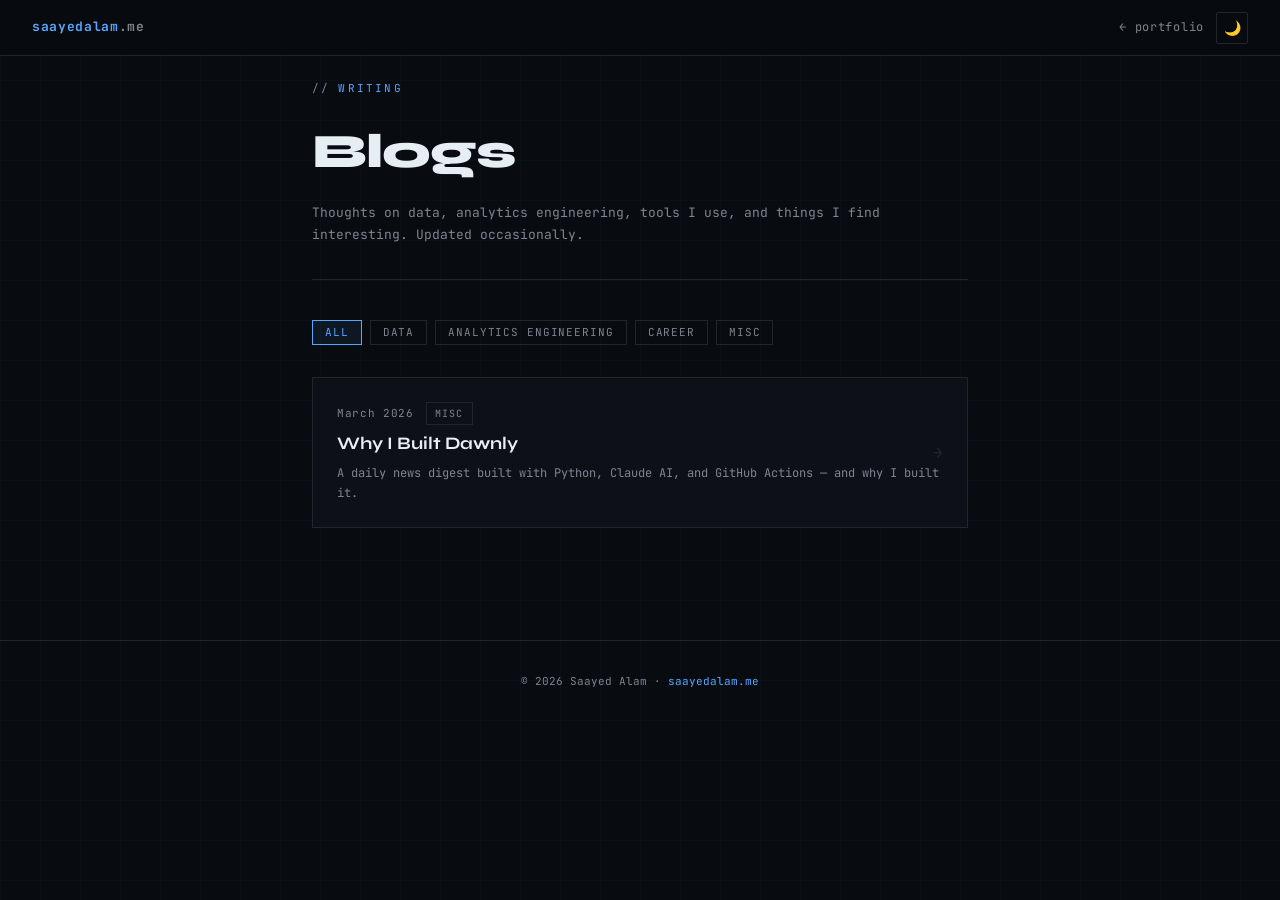
<file: blog.html>
<!DOCTYPE html>
<html lang="en">
<head>
<meta charset="UTF-8"/>
<meta name="viewport" content="width=device-width, initial-scale=1.0"/>
<title>Blogs — Saayed Alam</title>
<meta name="description" content="Writing on data, analytics engineering, and things I find interesting."/>
<link rel="canonical" href="https://saayedalam.me/blog"/>
<meta property="og:title" content="Blog — Saayed Alam"/>
<meta property="og:description" content="Writing on data, analytics engineering, and things I find interesting."/>
<meta property="og:url" content="https://saayedalam.me/blog"/>
<!-- Google tag (gtag.js) -->
<script async src="https://www.googletagmanager.com/gtag/js?id=G-2QNCLVX354"></script>
<script>
  window.dataLayer = window.dataLayer || [];
  function gtag(){dataLayer.push(arguments);}
  gtag('js', new Date());
  gtag('config', 'G-2QNCLVX354');
</script>
<link href="https://fonts.googleapis.com/css2?family=JetBrains+Mono:wght@300;400;600;700&family=Syne:wght@400;600;700;800&display=swap" rel="stylesheet"/>
<style>
:root{--bg:#080c10;--surface:#0d1117;--surface2:#161b22;--border:#21262d;--accent:#58a6ff;--accent2:#3fb950;--text:#e6edf3;--muted:#7d8590;--mono:'JetBrains Mono',monospace;--sans:'Syne',sans-serif;}
*,*::before,*::after{box-sizing:border-box;margin:0;padding:0;}
html{scroll-behavior:smooth;}
body{background:var(--bg);color:var(--text);font-family:var(--mono);font-size:14px;line-height:1.6;overflow-x:hidden;}
body::before{content:'';position:fixed;inset:0;background-image:linear-gradient(rgba(88,166,255,0.03) 1px,transparent 1px),linear-gradient(90deg,rgba(88,166,255,0.03) 1px,transparent 1px);background-size:40px 40px;pointer-events:none;z-index:0;}

html.light{--bg:#ffffff;--surface:#f6f8fa;--surface2:#eaeef2;--border:#d0d7de;--accent:#0969da;--accent2:#1a7f37;--text:#1f2328;--muted:#656d76;}
html.light body::before{background-image:linear-gradient(rgba(9,105,218,0.05) 1px,transparent 1px),linear-gradient(90deg,rgba(9,105,218,0.05) 1px,transparent 1px);}

nav{position:fixed;top:0;left:0;right:0;z-index:100;display:flex;align-items:center;justify-content:space-between;padding:0 2rem;height:56px;background:rgba(8,12,16,0.92);backdrop-filter:blur(12px);border-bottom:1px solid var(--border);}
html.light nav{background:rgba(255,255,255,0.92);}
.nav-logo{font-weight:700;font-size:13px;color:var(--accent);letter-spacing:0.05em;text-decoration:none;}
.nav-logo span{color:var(--muted);}
.nav-right{display:flex;align-items:center;gap:0.75rem;}
.nav-back{font-size:12px;color:var(--muted);text-decoration:none;letter-spacing:0.06em;transition:color 0.2s;}
.nav-back:hover{color:var(--accent);}
.theme-toggle{display:flex;align-items:center;justify-content:center;width:32px;height:32px;background:transparent;border:1px solid var(--border);border-radius:2px;cursor:pointer;font-size:14px;transition:all 0.2s;}
.theme-toggle:hover{border-color:var(--accent);}

main{position:relative;z-index:1;max-width:720px;margin:0 auto;padding:5rem 2rem 4rem;}

/* HEADER */
.blog-label{font-size:11px;letter-spacing:0.2em;color:var(--accent);text-transform:uppercase;display:flex;align-items:center;gap:0.5rem;margin-bottom:1rem;}
.blog-label::before{content:'//';color:var(--muted);}
h1.blog-title{font-family:var(--sans);font-size:clamp(2rem,5vw,3rem);font-weight:800;letter-spacing:-0.02em;margin-bottom:0.75rem;}
.blog-desc{font-size:13px;color:var(--muted);line-height:1.7;padding-bottom:2rem;border-bottom:1px solid var(--border);margin-bottom:2.5rem;}

/* FILTERS */
.blog-filters{display:flex;gap:0.5rem;flex-wrap:wrap;margin-bottom:2rem;}
.filter-btn{font-size:11px;letter-spacing:0.08em;text-transform:uppercase;padding:0.3rem 0.75rem;border:1px solid var(--border);color:var(--muted);background:none;cursor:pointer;font-family:var(--mono);transition:all 0.2s;}
.filter-btn:hover{border-color:var(--accent);color:var(--accent);}
.filter-btn.active{border-color:var(--accent);color:var(--accent);background:rgba(88,166,255,0.08);}
html.light .filter-btn.active{background:rgba(9,105,218,0.06);}

/* POST LIST */
.post-list{display:flex;flex-direction:column;gap:1px;background:var(--border);border:1px solid var(--border);}
.post-card{background:var(--surface);padding:1.5rem;display:flex;flex-direction:column;gap:0.5rem;text-decoration:none;transition:background 0.2s;position:relative;}
.post-card:hover{background:var(--surface2);}
.post-card.hidden{display:none;}
.post-meta{display:flex;align-items:center;gap:0.75rem;flex-wrap:wrap;}
.post-date{font-size:11px;color:var(--muted);letter-spacing:0.06em;}
.post-tag{font-size:10px;letter-spacing:0.1em;text-transform:uppercase;padding:0.15rem 0.55rem;border:1px solid var(--border);color:var(--muted);}
.post-tag.tag-data{border-color:rgba(88,166,255,0.4);color:var(--accent);}
.post-tag.tag-ae{border-color:rgba(210,168,255,0.4);color:#d2a8ff;}
.post-tag.tag-career{border-color:rgba(63,185,80,0.4);color:var(--accent2);}
.post-tag.tag-misc{border-color:var(--border);color:var(--muted);}
.post-title{font-family:var(--sans);font-size:1.1rem;font-weight:700;color:var(--text);line-height:1.3;}
.post-card:hover .post-title{color:var(--accent);}
.post-summary{font-size:12px;color:var(--muted);line-height:1.65;}
.post-arrow{position:absolute;right:1.5rem;top:50%;transform:translateY(-50%);color:var(--border);font-size:16px;transition:all 0.2s;}
.post-card:hover .post-arrow{color:var(--accent);transform:translateY(-50%) translateX(3px);}

/* EMPTY STATE */
.blog-empty{text-align:center;padding:4rem 2rem;color:var(--muted);}
.blog-empty-icon{font-size:2rem;margin-bottom:1rem;opacity:0.4;}
.blog-empty p{font-size:13px;line-height:1.7;}

/* FOOTER */
footer{text-align:center;padding:2rem;font-size:11px;color:var(--muted);border-top:1px solid var(--border);margin-top:3rem;position:relative;z-index:1;}

.fade-in{opacity:0;transform:translateY(16px);transition:opacity 0.5s ease,transform 0.5s ease;}
.fade-in.visible{opacity:1;transform:translateY(0);}

@media(max-width:768px){main{padding:4rem 1rem 3rem;}nav{padding:0 1rem;}}
</style>
</head>
<body>

<nav>
  <a href="index.html" class="nav-logo">saayedalam<span>.me</span></a>
  <div class="nav-right">
    <a href="index.html" class="nav-back">← portfolio</a>
    <button type="button" class="theme-toggle" id="theme-toggle" onclick="toggleTheme()" title="Toggle light/dark">🌙</button>
  </div>
</nav>

<main>
  <div class="fade-in">
    <div class="blog-label">Writing</div>
    <h1 class="blog-title">Blogs</h1>
    <p class="blog-desc">Thoughts on data, analytics engineering, tools I use, and things I find interesting. Updated occasionally.</p>
  </div>

  <div class="blog-filters fade-in">
    <button type="button" class="filter-btn active" onclick="filterPosts('all')">All</button>
    <button type="button" class="filter-btn" onclick="filterPosts('data')">Data</button>
    <button type="button" class="filter-btn" onclick="filterPosts('ae')">Analytics Engineering</button>
    <button type="button" class="filter-btn" onclick="filterPosts('career')">Career</button>
    <button type="button" class="filter-btn" onclick="filterPosts('misc')">Misc</button>
  </div>

  <div class="post-list fade-in" id="post-list">
    <!-- Posts will be added here. Example post commented out below:

    <a href="blog/post-slug.html" class="post-card" data-tag="data">
      <div class="post-meta">
        <span class="post-date">Mar 2026</span>
        <span class="post-tag tag-data">Data</span>
      </div>
      <div class="post-title">Your Post Title Here</div>
      <div class="post-summary">A one or two sentence summary of what this post is about.</div>
      <span class="post-arrow">→</span>
    </a>

    -->
    <a href="blog/why-i-built-dawnly.html" class="post-card" data-tag="misc">
      <div class="post-meta">
        <span class="post-date">March 2026</span>
        <span class="post-tag tag-misc">Misc</span>
      </div>
      <div class="post-title">Why I Built Dawnly</div>
      <div class="post-summary">A daily news digest built with Python, Claude AI, and GitHub Actions — and why I built it.</div>
      <span class="post-arrow">→</span>
    </a>
  </div>

  <div class="blog-empty fade-in" id="blog-empty">
    <div class="blog-empty-icon">✍️</div>
    <p>No posts yet — first one coming soon.</p>
  </div>

</main>

<footer>© 2026 Saayed Alam · <a href="index.html" style="color:var(--accent);text-decoration:none;">saayedalam.me</a></footer>

<script>
function toggleTheme() {
  const html = document.documentElement;
  const btn = document.getElementById('theme-toggle');
  if (html.classList.contains('light')) {
    html.classList.remove('light'); btn.textContent='🌙'; localStorage.setItem('theme','dark');
  } else {
    html.classList.add('light'); btn.textContent='☀️'; localStorage.setItem('theme','light');
  }
}
(function(){
  const saved = localStorage.getItem('theme');
  if (saved==='light'){document.documentElement.classList.add('light');document.getElementById('theme-toggle').textContent='☀️';}
})();

function filterPosts(tag) {
  document.querySelectorAll('.filter-btn').forEach(b => b.classList.toggle('active', b.textContent.toLowerCase().replace(' ','') === tag || (tag==='all' && b.textContent==='All')));
  const cards = document.querySelectorAll('.post-card');
  cards.forEach(card => {
    card.classList.toggle('hidden', tag !== 'all' && card.dataset.tag !== tag);
  });
  const visible = Array.from(cards).filter(c => !c.classList.contains('hidden'));
  document.getElementById('blog-empty').style.display = visible.length === 0 ? 'block' : 'none';
}

// Show empty state if no posts
window.addEventListener('DOMContentLoaded', () => {
  const posts = document.querySelectorAll('.post-card');
  document.getElementById('blog-empty').style.display = posts.length === 0 ? 'block' : 'none';
  if (posts.length > 0) document.getElementById('blog-empty').style.display = 'none';
});

const obs = new IntersectionObserver(entries=>{entries.forEach(e=>{if(e.isIntersecting)e.target.classList.add('visible');});},{threshold:0.1});
document.querySelectorAll('.fade-in').forEach(el=>obs.observe(el));
</script>
</body>
</html>
</file>
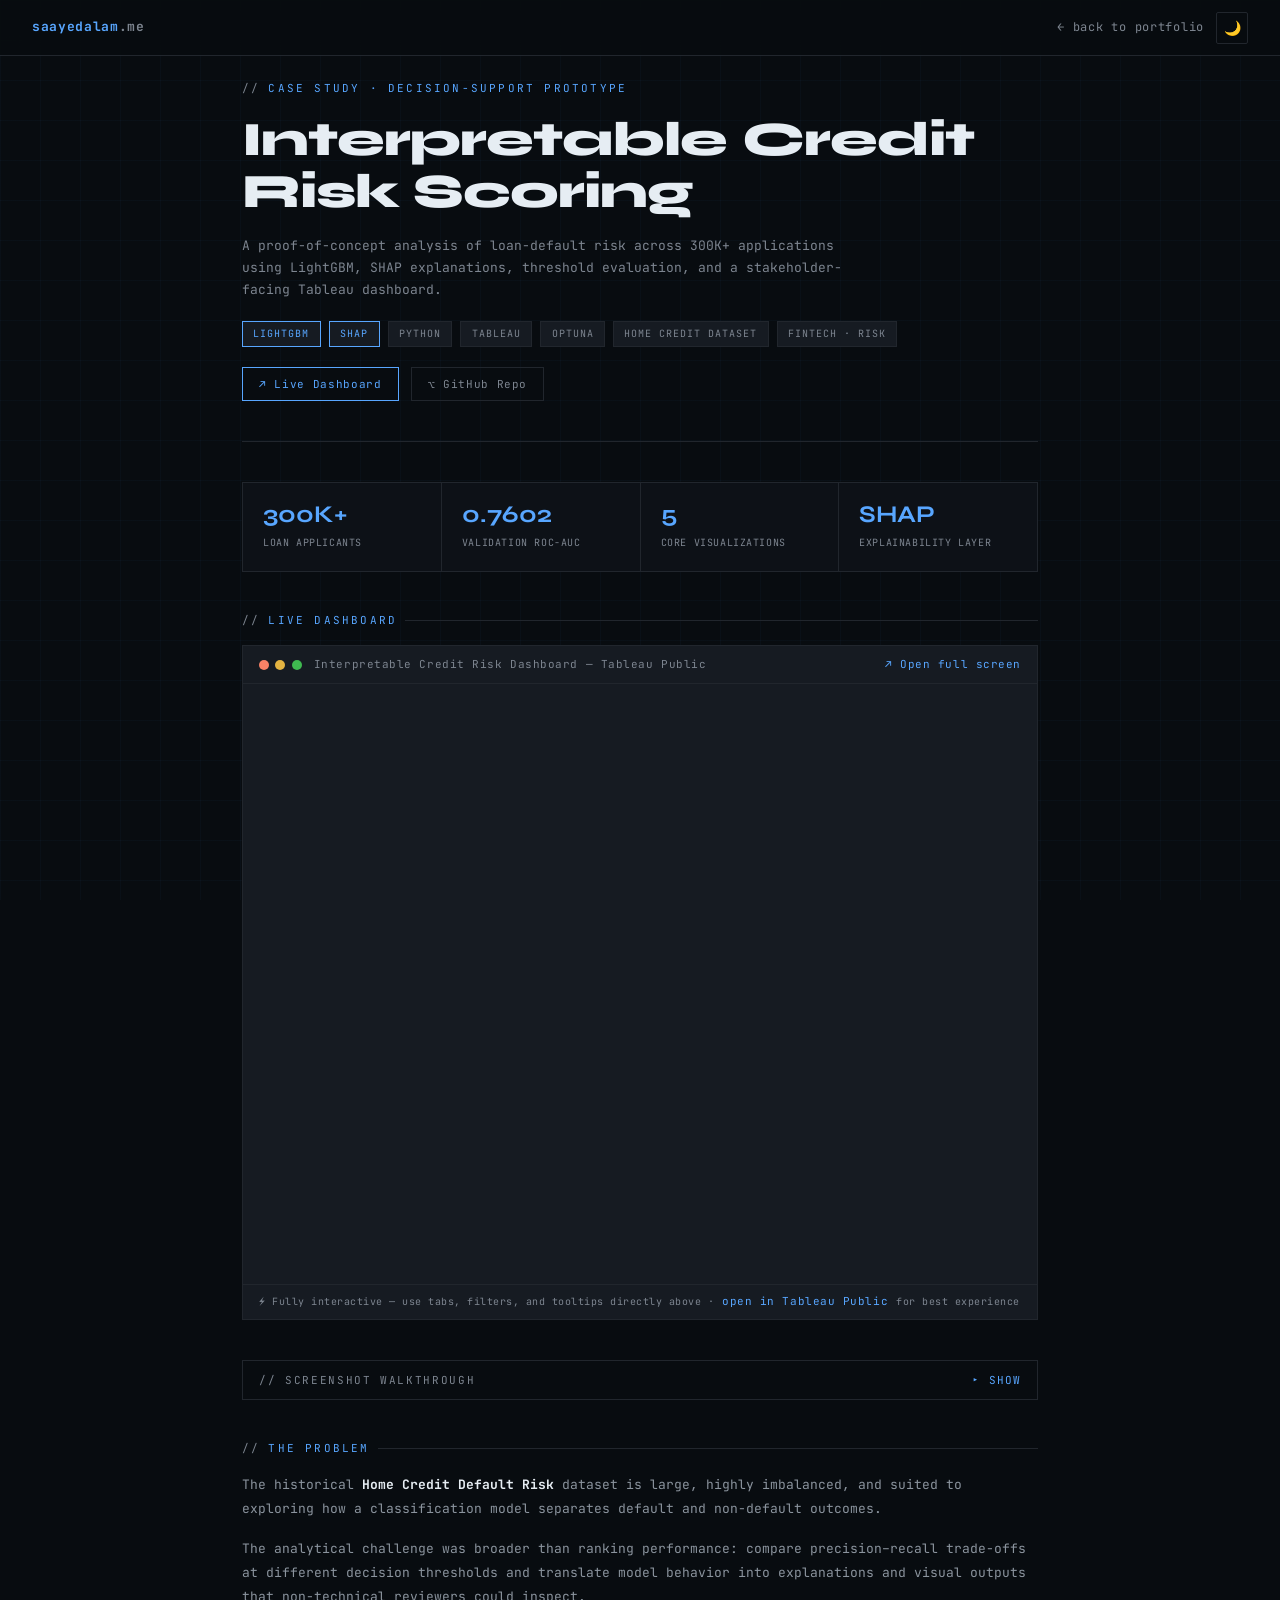
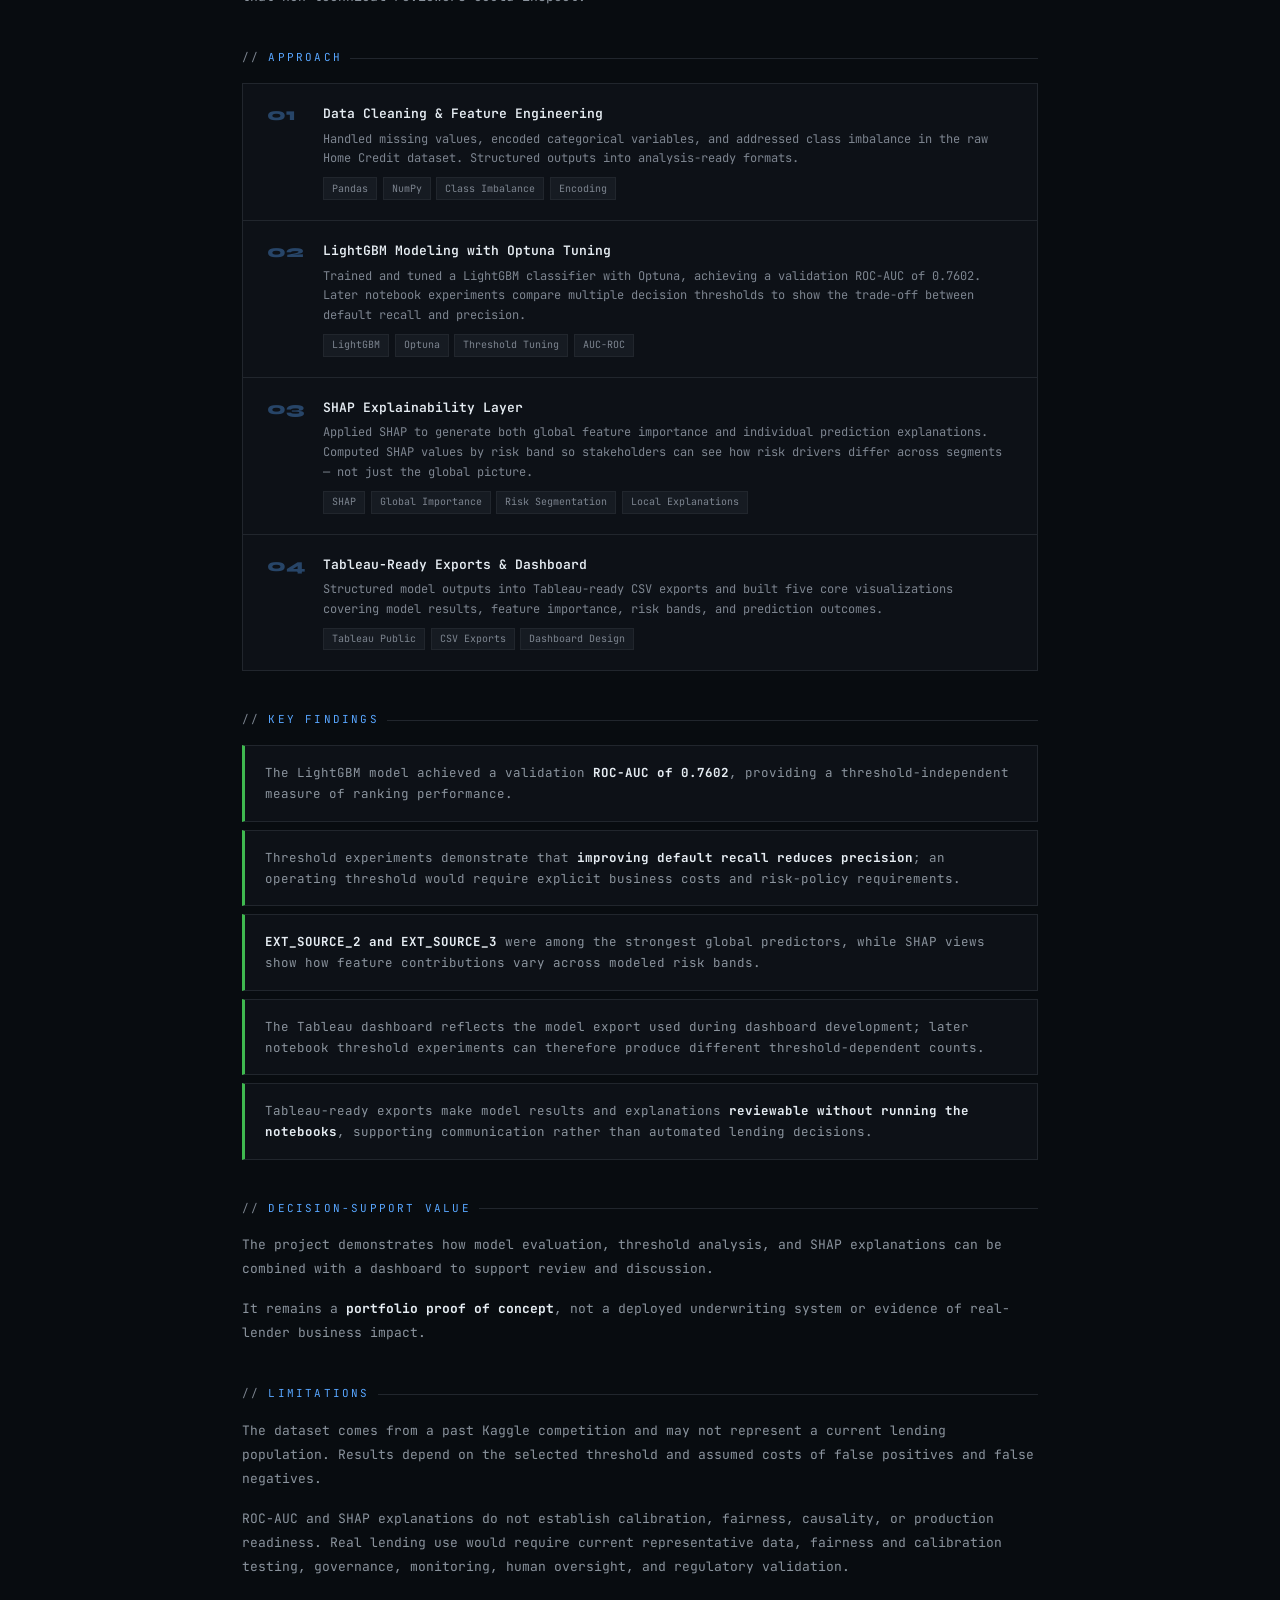
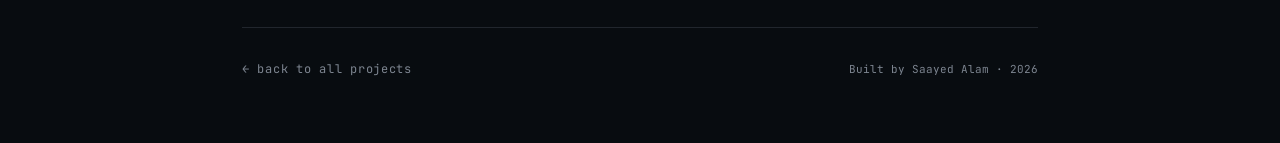
<file: credit-risk.html>
<!DOCTYPE html>
<html lang="en">
<head>
<meta charset="UTF-8"/>
<link rel="icon" type="image/png" href="[data-uri]"/>
<link rel="canonical" href="https://saayedalam.me/credit-risk"/>
<link rel="icon" type="image/png" href="[data-uri]"/>
<meta name="viewport" content="width=device-width, initial-scale=1.0"/>
<title>Interpretable Credit Risk Scoring — Saayed Alam</title>
<meta name="description" content="Case study: A proof-of-concept credit-risk model across 300K+ applications using LightGBM, SHAP explanations, threshold evaluation, and Tableau."/>
<!-- Google tag (gtag.js) -->
<script async src="https://www.googletagmanager.com/gtag/js?id=G-2QNCLVX354"></script>
<script>
  window.dataLayer = window.dataLayer || [];
  function gtag(){dataLayer.push(arguments);}
  gtag('js', new Date());
  gtag('config', 'G-2QNCLVX354');
</script>
<link href="https://fonts.googleapis.com/css2?family=JetBrains+Mono:wght@300;400;600;700&family=Syne:wght@400;600;700;800&display=swap" rel="stylesheet"/>
<style>
:root {
  --bg:#080c10;--surface:#0d1117;--surface2:#161b22;
  --border:#21262d;--accent:#58a6ff;--accent2:#3fb950;
  --text:#e6edf3;--muted:#7d8590;
  --mono:'JetBrains Mono',monospace;--sans:'Syne',sans-serif;
}
*,*::before,*::after{box-sizing:border-box;margin:0;padding:0;}
html{scroll-behavior:smooth;}
body{background:var(--bg);color:var(--text);font-family:var(--mono);font-size:14px;line-height:1.6;overflow-x:hidden;}
body::before{content:'';position:fixed;inset:0;background-image:linear-gradient(rgba(88,166,255,0.03) 1px,transparent 1px),linear-gradient(90deg,rgba(88,166,255,0.03) 1px,transparent 1px);background-size:40px 40px;pointer-events:none;z-index:0;}

/* NAV */
nav{position:fixed;top:0;left:0;right:0;z-index:100;display:flex;align-items:center;justify-content:space-between;padding:0 2rem;height:56px;background:rgba(8,12,16,0.92);backdrop-filter:blur(12px);border-bottom:1px solid var(--border);}
  html.light nav{background:rgba(255,255,255,0.92);}
.nav-logo{font-weight:700;font-size:13px;color:var(--accent);letter-spacing:0.05em;text-decoration:none;}
.nav-logo span{color:var(--muted);}
.nav-back{font-size:12px;color:var(--muted);text-decoration:none;letter-spacing:0.06em;transition:color 0.2s;}
.nav-back:hover{color:var(--accent);}

main{position:relative;z-index:1;max-width:860px;margin:0 auto;padding:5rem 2rem 4rem;}

/* HEADER */
.case-label{font-size:11px;letter-spacing:0.2em;color:var(--accent);text-transform:uppercase;display:flex;align-items:center;gap:0.5rem;margin-bottom:1rem;}
.case-label::before{content:'//';color:var(--muted);}
.case-title{font-family:var(--sans);font-size:clamp(1.8rem,5vw,3rem);font-weight:800;letter-spacing:-0.02em;line-height:1.1;margin-bottom:1rem;}
.case-subtitle{font-size:13px;color:var(--muted);line-height:1.7;max-width:620px;margin-bottom:1.25rem;}
.case-meta{display:flex;flex-wrap:wrap;gap:0.5rem;margin-bottom:1.25rem;}
.meta-tag{font-size:10px;letter-spacing:0.1em;text-transform:uppercase;padding:0.25rem 0.65rem;border:1px solid var(--border);color:var(--muted);background:var(--surface2);}
.meta-tag.hi{border-color:var(--accent);color:var(--accent);}
.case-links{display:flex;gap:0.75rem;flex-wrap:wrap;padding-bottom:2.5rem;border-bottom:1px solid var(--border);margin-bottom:2.5rem;}
.case-link{font-size:11px;text-decoration:none;letter-spacing:0.06em;display:inline-flex;align-items:center;gap:0.4rem;padding:0.45rem 1rem;border:1px solid;transition:all 0.2s;}
.lp{border-color:var(--accent);color:var(--accent);}
.lp:hover{background:var(--accent);color:var(--bg);}
.ls{border-color:var(--border);color:var(--muted);}
.ls:hover{border-color:var(--muted);color:var(--text);}

/* STATS */
.stats-row{display:grid;grid-template-columns:repeat(4,1fr);gap:1px;background:var(--border);border:1px solid var(--border);margin-bottom:2.5rem;}
.stat-box{background:var(--surface);padding:1.25rem;display:flex;flex-direction:column;gap:0.25rem;}
.stat-val{font-family:var(--sans);font-size:1.5rem;font-weight:700;color:var(--accent);line-height:1;}
.stat-label{font-size:10px;color:var(--muted);letter-spacing:0.06em;text-transform:uppercase;margin-top:0.2rem;}

/* SECTION TITLE */
.st{font-size:11px;letter-spacing:0.2em;color:var(--accent);text-transform:uppercase;margin-bottom:1rem;display:flex;align-items:center;gap:0.5rem;}
.st::before{content:'//';color:var(--muted);}
.st::after{content:'';flex:1;height:1px;background:var(--border);}
.cs{margin-bottom:2.5rem;}

/* CAROUSEL */
.carousel{border:1px solid var(--border);background:var(--surface);margin-bottom:2.5rem;position:relative;}
.carousel-header{background:var(--surface2);border-bottom:1px solid var(--border);padding:0.6rem 1rem;display:flex;align-items:center;justify-content:space-between;}
.carousel-dots-row{display:flex;align-items:center;gap:0.75rem;}
.browser-dots{display:flex;gap:0.4rem;}
.bd{width:10px;height:10px;border-radius:50%;}
.bd-r{background:#f78166;}.bd-y{background:#e3b341;}.bd-g{background:#3fb950;}
.carousel-tab-label{font-size:11px;color:var(--muted);letter-spacing:0.05em;}
.carousel-open{font-size:11px;color:var(--accent);text-decoration:none;letter-spacing:0.05em;}
.carousel-open:hover{text-decoration:underline;}

.carousel-track-wrap{overflow:hidden;position:relative;}
.carousel-track{display:flex;transition:transform 0.4s cubic-bezier(0.4,0,0.2,1);}
.carousel-slide{min-width:100%;position:relative;}
.carousel-slide img{width:100%;display:block;}
.slide-caption{position:absolute;bottom:0;left:0;right:0;background:rgba(8,12,16,0.82);border-top:1px solid var(--border);padding:0.5rem 1rem;font-size:11px;color:var(--muted);letter-spacing:0.04em;}
  html.light .slide-caption{background:rgba(255,255,255,0.88);}

/* CAROUSEL CONTROLS */
.carousel-controls{display:flex;align-items:center;justify-content:space-between;padding:0.75rem 1rem;border-top:1px solid var(--border);}
.carousel-btn{background:none;border:1px solid var(--border);color:var(--muted);font-family:var(--mono);font-size:11px;letter-spacing:0.08em;padding:0.35rem 0.85rem;cursor:pointer;transition:all 0.2s;}
.carousel-btn:hover{border-color:var(--accent);color:var(--accent);}
.carousel-btn:disabled{opacity:0.25;cursor:default;}
.carousel-dots{display:flex;gap:0.5rem;align-items:center;}
.cdot{width:6px;height:6px;border-radius:50%;background:var(--border);cursor:pointer;transition:all 0.2s;border:none;padding:0;}
.cdot.active{background:var(--accent);width:18px;border-radius:3px;}
.carousel-counter{font-size:11px;color:var(--muted);}

/* PROCESS */
.process-list{display:flex;flex-direction:column;gap:1px;background:var(--border);border:1px solid var(--border);}
.process-step{background:var(--surface);padding:1.25rem 1.5rem;display:grid;grid-template-columns:40px 1fr;gap:1rem;align-items:start;transition:background 0.2s;}
.process-step:hover{background:var(--surface2);}
.step-num{font-family:var(--sans);font-size:1.1rem;font-weight:800;color:var(--accent);opacity:0.35;line-height:1;padding-top:0.15rem;}
.step-title{font-size:13px;color:var(--text);font-weight:600;margin-bottom:0.3rem;}
.step-desc{font-size:12px;color:var(--muted);line-height:1.65;}
.step-tags{display:flex;flex-wrap:wrap;gap:0.35rem;margin-top:0.5rem;}
.step-tag{font-size:10px;padding:0.15rem 0.5rem;background:var(--surface2);border:1px solid var(--border);color:var(--muted);}

/* FINDINGS */
.findings-list{display:flex;flex-direction:column;gap:0.5rem;}
.finding{background:var(--surface);border:1px solid var(--border);border-left:3px solid var(--accent2);padding:1rem 1.25rem;font-size:12.5px;color:#8b949e;line-height:1.7;}
.finding strong{color:var(--text);}

/* PROSE */
.prose{font-size:13px;color:#8b949e;line-height:1.85;}
.prose p+p{margin-top:1rem;}
.prose strong{color:var(--text);}

/* FOOTER */
.case-footer{border-top:1px solid var(--border);padding-top:2rem;margin-top:3rem;display:flex;justify-content:space-between;align-items:center;flex-wrap:wrap;gap:1rem;}
.footer-back{font-size:12px;color:var(--muted);text-decoration:none;letter-spacing:0.06em;transition:color 0.2s;}
.footer-back:hover{color:var(--accent);}
.footer-note{font-size:11px;color:var(--muted);}

/* FADE */
.fade-in{opacity:0;transform:translateY(16px);transition:opacity 0.5s ease,transform 0.5s ease;}
.fade-in.visible{opacity:1;transform:translateY(0);}

@media(max-width:768px){
  main{padding:4rem 1rem 3rem;}
  nav{padding:0 1rem;}
  .stats-row{grid-template-columns:1fr 1fr;}
  .process-step{grid-template-columns:30px 1fr;}
}

  /* LIGHT THEME */
  html.light {
    --bg:#ffffff;--surface:#f6f8fa;--surface2:#eaeef2;
    --border:#d0d7de;--accent:#0969da;--accent2:#1a7f37;
    --text:#1f2328;--muted:#656d76;
  }
  html.light body::before { background-image: linear-gradient(rgba(9,105,218,0.05) 1px,transparent 1px),linear-gradient(90deg,rgba(9,105,218,0.05) 1px,transparent 1px); }
  .theme-toggle { display:flex;align-items:center;justify-content:center;width:32px;height:32px;background:transparent;border:1px solid var(--border);border-radius:2px;cursor:pointer;font-size:14px;transition:all 0.2s;flex-shrink:0; }
  .theme-toggle:hover { border-color:var(--accent); }

  /* TABLEAU EMBED */
  .tableau-wrap { border:1px solid var(--border); margin-bottom:2.5rem; background:var(--surface); }
  .tableau-bar { background:var(--surface2); border-bottom:1px solid var(--border); padding:0.6rem 1rem; display:flex; align-items:center; justify-content:space-between; }
  .tableau-bar-left { display:flex; align-items:center; gap:0.75rem; }
  .tableau-label { font-size:11px; color:var(--muted); letter-spacing:0.05em; }
  .tableau-link { font-size:11px; color:var(--accent); text-decoration:none; letter-spacing:0.05em; }
  .tableau-link:hover { text-decoration:underline; }
  .tableau-embed-container { position:relative; width:100%; background:var(--surface2); }
  .tableau-embed-container iframe { width:100%; border:none; display:block; min-height:600px; }
  .tableau-loading { position:absolute; inset:0; display:flex; flex-direction:column; align-items:center; justify-content:center; gap:0.75rem; background:var(--surface2); font-size:12px; color:var(--muted); letter-spacing:0.06em; pointer-events:none; transition:opacity 0.4s; }
  .tableau-loading.hidden { opacity:0; }
  .tableau-spinner { width:24px; height:24px; border:2px solid var(--border); border-top-color:var(--accent); border-radius:50%; animation:spin 0.8s linear infinite; }
  @keyframes spin { to { transform:rotate(360deg); } }
  .tableau-note { background:var(--surface2); border-top:1px solid var(--border); padding:0.5rem 1rem; font-size:10px; color:var(--muted); letter-spacing:0.05em; display:flex; align-items:center; gap:0.5rem; }

  .collapsible-toggle {
    width:100%; background:none; border:1px solid var(--border);
    color:var(--muted); font-family:var(--mono); font-size:11px;
    letter-spacing:0.15em; text-transform:uppercase;
    padding:0.75rem 1rem; cursor:pointer; display:flex;
    align-items:center; justify-content:space-between;
    transition:all 0.2s; margin-bottom:0;
  }
  .collapsible-toggle:hover { border-color:var(--accent); color:var(--accent); }
  .collapsible-icon { font-size:11px; letter-spacing:0.1em; color:var(--accent); }
  .collapsible-body { overflow:hidden; max-height:0; transition:max-height 0.4s ease; }
  .collapsible-body.open { max-height:3000px; }
  .collapsible-body .carousel { border-top:none; margin-top:0; }  a.step-tag.skill-link {
    color: var(--accent);
    border-color: rgba(88,166,255,0.35);
  }</style>
<meta property="og:image" content="https://saayedalam.me/assets/og-image.png"/>
<meta property="og:type" content="website"/>
<meta property="og:title" content="Interpretable Credit Risk Scoring — Saayed Alam"/>
<meta property="og:description" content="Proof-of-concept LightGBM and SHAP credit-risk analysis across 300K+ applications, with threshold evaluation and a Tableau dashboard."/>
<meta property="og:url" content="https://saayedalam.me/credit-risk"/>
<meta property="og:site_name" content="Saayed Alam"/>
<meta name="twitter:card" content="summary"/>
<meta name="twitter:title" content="Interpretable Credit Risk Scoring — Saayed Alam"/>
<meta name="twitter:description" content="Proof-of-concept LightGBM and SHAP credit-risk analysis across 300K+ applications, with threshold evaluation and a Tableau dashboard."/>
</head>
<body>
<nav>
  <a href="index.html" class="nav-logo">saayedalam<span>.me</span></a>
  <div style="display:flex;align-items:center;gap:0.75rem;">
    <a href="index.html#projects" class="nav-back">← back to portfolio</a>
    <button type="button" class="theme-toggle" id="theme-toggle" onclick="toggleTheme()" title="Toggle light/dark">🌙</button>
  </div>
</nav>

<main>

  <!-- HEADER -->
  <div class="fade-in">
    <div class="case-label">Case Study · Decision-Support Prototype</div>
    <h1 class="case-title">Interpretable Credit Risk Scoring</h1>
    <p class="case-subtitle">A proof-of-concept analysis of loan-default risk across 300K+ applications using LightGBM, SHAP explanations, threshold evaluation, and a stakeholder-facing Tableau dashboard.</p>
    <div class="case-meta">
      <span class="meta-tag hi">LightGBM</span>
      <span class="meta-tag hi">SHAP</span>
      <span class="meta-tag">Python</span>
      <span class="meta-tag">Tableau</span>
      <span class="meta-tag">Optuna</span>
      <span class="meta-tag">Home Credit Dataset</span>
      <span class="meta-tag">Fintech · Risk</span>
    </div>
    <div class="case-links">
      <a href="https://public.tableau.com/app/profile/saayed.alam/viz/LoanDefaultRiskAnalysisModelResultsSHAPMetrics/0-Overview" target="_blank" rel="noopener noreferrer" class="case-link lp">↗ Live Dashboard</a>
      <a href="https://github.com/saayedalam/Interpretable-Home-Credit-Risk" target="_blank" rel="noopener noreferrer" class="case-link ls">⌥ GitHub Repo</a>
    </div>
  </div>

  <!-- STATS -->
  <div class="stats-row fade-in">
    <div class="stat-box"><span class="stat-val">300K+</span><span class="stat-label">Loan Applicants</span></div>
    <div class="stat-box"><span class="stat-val">0.7602</span><span class="stat-label">Validation ROC-AUC</span></div>
    <div class="stat-box"><span class="stat-val">5</span><span class="stat-label">Core Visualizations</span></div>
    <div class="stat-box"><span class="stat-val">SHAP</span><span class="stat-label">Explainability Layer</span></div>
  </div>

  <!-- LIVE TABLEAU EMBED -->
  <div class="cs fade-in">
    <div class="st">Live Dashboard</div>
    <div class="tableau-wrap">
      <div class="tableau-bar">
        <div class="tableau-bar-left">
          <div class="browser-dots"><span class="bd bd-r"></span><span class="bd bd-y"></span><span class="bd bd-g"></span></div>
          <span class="tableau-label">Interpretable Credit Risk Dashboard — Tableau Public</span>
        </div>
        <a href="https://public.tableau.com/app/profile/saayed.alam/viz/LoanDefaultRiskAnalysisModelResultsSHAPMetrics/0-Overview" target="_blank" rel="noopener noreferrer" class="tableau-link">↗ Open full screen</a>
      </div>
      <div class="tableau-embed-container">
        <div class="tableau-loading" id="tableau-loading">
          <div class="tableau-spinner"></div>
          <span>Loading dashboard...</span>
        </div>
        <iframe
          src="https://public.tableau.com/views/LoanDefaultRiskAnalysisModelResultsSHAPMetrics/0-Overview?:embed=y&:showVizHome=no&:host_url=https%3A%2F%2Fpublic.tableau.com%2F&:tabs=yes&:toolbar=yes&:animate_transition=yes&:display_static_image=no&:display_spinner=no&:display_overlay=yes&:display_count=yes&:language=en-US"
          id="tableau-iframe"
          allowfullscreen
          onload="document.getElementById('tableau-loading').classList.add('hidden')"
        ></iframe>
      </div>
      <div class="tableau-note">⚡ Fully interactive — use tabs, filters, and tooltips directly above · <a href="https://public.tableau.com/app/profile/saayed.alam/viz/LoanDefaultRiskAnalysisModelResultsSHAPMetrics/0-Overview" target="_blank" rel="noopener noreferrer" class="tableau-link">open in Tableau Public</a> for best experience</div>
    </div>
  </div>

  <!-- SCREENSHOT WALKTHROUGH -->
  <div class="cs fade-in">
    <button type="button" class="collapsible-toggle" id="screenshots-toggle" onclick="toggleScreenshots()">
      <span>// Screenshot Walkthrough</span>
      <span class="collapsible-icon" id="screenshots-icon">▸ show</span>
    </button>
    <div class="collapsible-body" id="screenshots-body">
    <div class="carousel">
      <div class="carousel-header">
        <div class="carousel-dots-row">
          <div class="browser-dots"><span class="bd bd-r"></span><span class="bd bd-y"></span><span class="bd bd-g"></span></div>
          <span class="carousel-tab-label" id="tab-label">0 — Overview</span>
        </div>
        <a href="https://public.tableau.com/app/profile/saayed.alam/viz/LoanDefaultRiskAnalysisModelResultsSHAPMetrics/0-Overview" target="_blank" rel="noopener noreferrer" class="carousel-open">↗ Open in Tableau</a>
      </div>
      <div class="carousel-track-wrap">
        <div class="carousel-track" id="carousel-track">
          <div class="carousel-slide">
            <img src="assets/cr-0-overview.png" alt="Overview — Dashboard Home"/>
            <div class="slide-caption">Overview — Dashboard home with navigation to all 5 views</div>
          </div>
          <div class="carousel-slide">
            <img src="assets/cr-1-shap-global.png" alt="SHAP Global Feature Importance"/>
            <div class="slide-caption">SHAP Global Importance — Top features ranked by mean absolute SHAP value across all applicants</div>
          </div>
          <div class="carousel-slide">
            <img src="assets/cr-2-score-outcome.png" alt="Score by Actual Outcome"/>
            <div class="slide-caption">Score by Actual Outcome — Predicted risk score distributions by true default vs. non-default</div>
          </div>
          <div class="carousel-slide">
            <img src="assets/cr-3-shap-risk.png" alt="SHAP by Risk Group"/>
            <div class="slide-caption">SHAP by Risk Group — Feature impact segmented across Low, Medium, and High risk bands</div>
          </div>
          <div class="carousel-slide">
            <img src="assets/cr-4-feature-impact.png" alt="Feature Impact on Score"/>
            <div class="slide-caption">Feature Impact on Score — SHAP contribution vs. predicted probability for each applicant</div>
          </div>
          <div class="carousel-slide">
            <img src="assets/cr-5-confusion.png" alt="Confusion Matrix and Metrics"/>
            <div class="slide-caption">Confusion Matrix & Metrics — Prediction outcomes and model performance breakdown for auditors</div>
          </div>
        </div>
      </div>
      <div class="carousel-controls">
        <button type="button" class="carousel-btn" id="prev-btn" disabled>← prev</button>
        <div class="carousel-dots" id="carousel-dots"></div>
        <button type="button" class="carousel-btn" id="next-btn">next →</button>
      </div>
    </div>
    </div><!-- end collapsible-body -->
  </div>

  <!-- THE PROBLEM -->
  <div class="cs fade-in">
    <div class="st">The Problem</div>
    <div class="prose">
      <p>The historical <strong>Home Credit Default Risk</strong> dataset is large, highly imbalanced, and suited to exploring how a classification model separates default and non-default outcomes.</p>
      <p>The analytical challenge was broader than ranking performance: compare precision–recall trade-offs at different decision thresholds and translate model behavior into explanations and visual outputs that non-technical reviewers could inspect.</p>
    </div>
  </div>

  <!-- APPROACH -->
  <div class="cs fade-in">
    <div class="st">Approach</div>
    <div class="process-list">
      <div class="process-step">
        <div class="step-num">01</div>
        <div>
          <div class="step-title">Data Cleaning & Feature Engineering</div>
          <div class="step-desc">Handled missing values, encoded categorical variables, and addressed class imbalance in the raw Home Credit dataset. Structured outputs into analysis-ready formats.</div>
          <div class="step-tags"><span class="step-tag">Pandas</span><span class="step-tag">NumPy</span><span class="step-tag">Class Imbalance</span><span class="step-tag">Encoding</span></div>
        </div>
      </div>
      <div class="process-step">
        <div class="step-num">02</div>
        <div>
          <div class="step-title">LightGBM Modeling with Optuna Tuning</div>
          <div class="step-desc">Trained and tuned a LightGBM classifier with Optuna, achieving a validation ROC-AUC of 0.7602. Later notebook experiments compare multiple decision thresholds to show the trade-off between default recall and precision.</div>
          <div class="step-tags"><span class="step-tag">LightGBM</span><span class="step-tag">Optuna</span><span class="step-tag">Threshold Tuning</span><span class="step-tag">AUC-ROC</span></div>
        </div>
      </div>
      <div class="process-step">
        <div class="step-num">03</div>
        <div>
          <div class="step-title">SHAP Explainability Layer</div>
          <div class="step-desc">Applied SHAP to generate both global feature importance and individual prediction explanations. Computed SHAP values by risk band so stakeholders can see how risk drivers differ across segments — not just the global picture.</div>
          <div class="step-tags"><span class="step-tag">SHAP</span><span class="step-tag">Global Importance</span><span class="step-tag">Risk Segmentation</span><span class="step-tag">Local Explanations</span></div>
        </div>
      </div>
      <div class="process-step">
        <div class="step-num">04</div>
        <div>
          <div class="step-title">Tableau-Ready Exports & Dashboard</div>
          <div class="step-desc">Structured model outputs into Tableau-ready CSV exports and built five core visualizations covering model results, feature importance, risk bands, and prediction outcomes.</div>
          <div class="step-tags"><span class="step-tag">Tableau Public</span><span class="step-tag">CSV Exports</span><span class="step-tag">Dashboard Design</span></div>
        </div>
      </div>
    </div>
  </div>

  <!-- FINDINGS -->
  <div class="cs fade-in">
    <div class="st">Key Findings</div>
    <div class="findings-list">
      <div class="finding">The LightGBM model achieved a validation <strong>ROC-AUC of 0.7602</strong>, providing a threshold-independent measure of ranking performance.</div>
      <div class="finding">Threshold experiments demonstrate that <strong>improving default recall reduces precision</strong>; an operating threshold would require explicit business costs and risk-policy requirements.</div>
      <div class="finding"><strong>EXT_SOURCE_2 and EXT_SOURCE_3</strong> were among the strongest global predictors, while SHAP views show how feature contributions vary across modeled risk bands.</div>
      <div class="finding">The Tableau dashboard reflects the model export used during dashboard development; later notebook threshold experiments can therefore produce different threshold-dependent counts.</div>
      <div class="finding">Tableau-ready exports make model results and explanations <strong>reviewable without running the notebooks</strong>, supporting communication rather than automated lending decisions.</div>
    </div>
  </div>

  <!-- BUSINESS IMPLICATION -->
  <div class="cs fade-in">
    <div class="st">Decision-Support Value</div>
    <div class="prose">
      <p>The project demonstrates how model evaluation, threshold analysis, and SHAP explanations can be combined with a dashboard to support review and discussion.</p>
      <p>It remains a <strong>portfolio proof of concept</strong>, not a deployed underwriting system or evidence of real-lender business impact.</p>
    </div>
  </div>

  <div class="cs fade-in">
    <div class="st">Limitations</div>
    <div class="prose">
      <p>The dataset comes from a past Kaggle competition and may not represent a current lending population. Results depend on the selected threshold and assumed costs of false positives and false negatives.</p>
      <p>ROC-AUC and SHAP explanations do not establish calibration, fairness, causality, or production readiness. Real lending use would require current representative data, fairness and calibration testing, governance, monitoring, human oversight, and regulatory validation.</p>
    </div>
  </div>

  <div class="case-footer fade-in">
    <a href="index.html#projects" class="footer-back">← back to all projects</a>
    <span class="footer-note">Built by Saayed Alam · 2026</span>
  </div>

</main>

<script>
// Carousel
const slides = document.querySelectorAll('.carousel-slide');
const track = document.getElementById('carousel-track');
const prevBtn = document.getElementById('prev-btn');
const nextBtn = document.getElementById('next-btn');
const dotsContainer = document.getElementById('carousel-dots');
const tabLabel = document.getElementById('tab-label');

const labels = [
  '0 — Overview',
  '1 — SHAP Global Importance',
  '2 — Score by Actual Outcome',
  '3 — SHAP by Risk Group',
  '4 — Feature Impact on Score',
  '5 — Confusion Matrix & Metrics'
];

let current = 0;

// Build dots
slides.forEach((_, i) => {
  const dot = document.createElement('button');
  dot.className = 'cdot' + (i === 0 ? ' active' : '');
  dot.addEventListener('click', () => goTo(i));
  dotsContainer.appendChild(dot);
});

function goTo(n) {
  current = n;
  track.style.transform = `translateX(-${current * 100}%)`;
  tabLabel.textContent = labels[current];
  prevBtn.disabled = current === 0;
  nextBtn.disabled = current === slides.length - 1;
  document.querySelectorAll('.cdot').forEach((d, i) => d.classList.toggle('active', i === current));
}

prevBtn.addEventListener('click', () => goTo(current - 1));
nextBtn.addEventListener('click', () => goTo(current + 1));

// Keyboard nav
document.addEventListener('keydown', e => {
  if (e.key === 'ArrowLeft' && current > 0) goTo(current - 1);
  if (e.key === 'ArrowRight' && current < slides.length - 1) goTo(current + 1);
});

// Touch swipe
let touchStartX = 0;
track.addEventListener('touchstart', e => { touchStartX = e.touches[0].clientX; }, {passive:true});
track.addEventListener('touchend', e => {
  const dx = e.changedTouches[0].clientX - touchStartX;
  if (dx < -50 && current < slides.length - 1) goTo(current + 1);
  if (dx > 50 && current > 0) goTo(current - 1);
}, {passive:true});


function toggleScreenshots() {
  const body = document.getElementById('screenshots-body');
  const icon = document.getElementById('screenshots-icon');
  const isOpen = body.classList.toggle('open');
  icon.textContent = isOpen ? '▾ hide' : '▸ show';
}

// Theme toggle
function toggleTheme() {
  const html = document.documentElement;
  const btn = document.getElementById('theme-toggle');
  if (html.classList.contains('light')) {
    html.classList.remove('light');
    btn.textContent = '🌙';
    localStorage.setItem('theme','dark');
  } else {
    html.classList.add('light');
    btn.textContent = '☀️';
    localStorage.setItem('theme','light');
  }
}
// Restore saved theme
(function(){
  const saved = localStorage.getItem('theme');
  if (saved === 'light') {
    document.documentElement.classList.add('light');
    document.getElementById('theme-toggle').textContent = '☀️';
  }
})();


// ── GA Event Tracking ──────────────────────────────────────
function gaEvent(event_name, params) {
  if (typeof gtag !== 'undefined') { gtag('event', event_name, params); }
}
// Track all external link clicks on this page
document.querySelectorAll('a[target="_blank"]').forEach(link => {
  link.addEventListener('click', function() {
    gaEvent('external_link_click', {
      page: window.location.pathname,
      destination: this.href,
      label: this.textContent.trim().substring(0, 50)
    });
  });
});
// Track collapsible toggle
const colBtn = document.getElementById('screenshots-toggle');
if (colBtn) colBtn.addEventListener('click', () => gaEvent('screenshots_toggle', { page: window.location.pathname }));
// ── End GA Event Tracking ───────────────────────────────────

// Fade in observer
const obs = new IntersectionObserver(entries => {
  entries.forEach(e => { if (e.isIntersecting) e.target.classList.add('visible'); });
}, {threshold:0.1});
document.querySelectorAll('.fade-in').forEach(el => obs.observe(el));
</script>
</body>
</html>
</file>
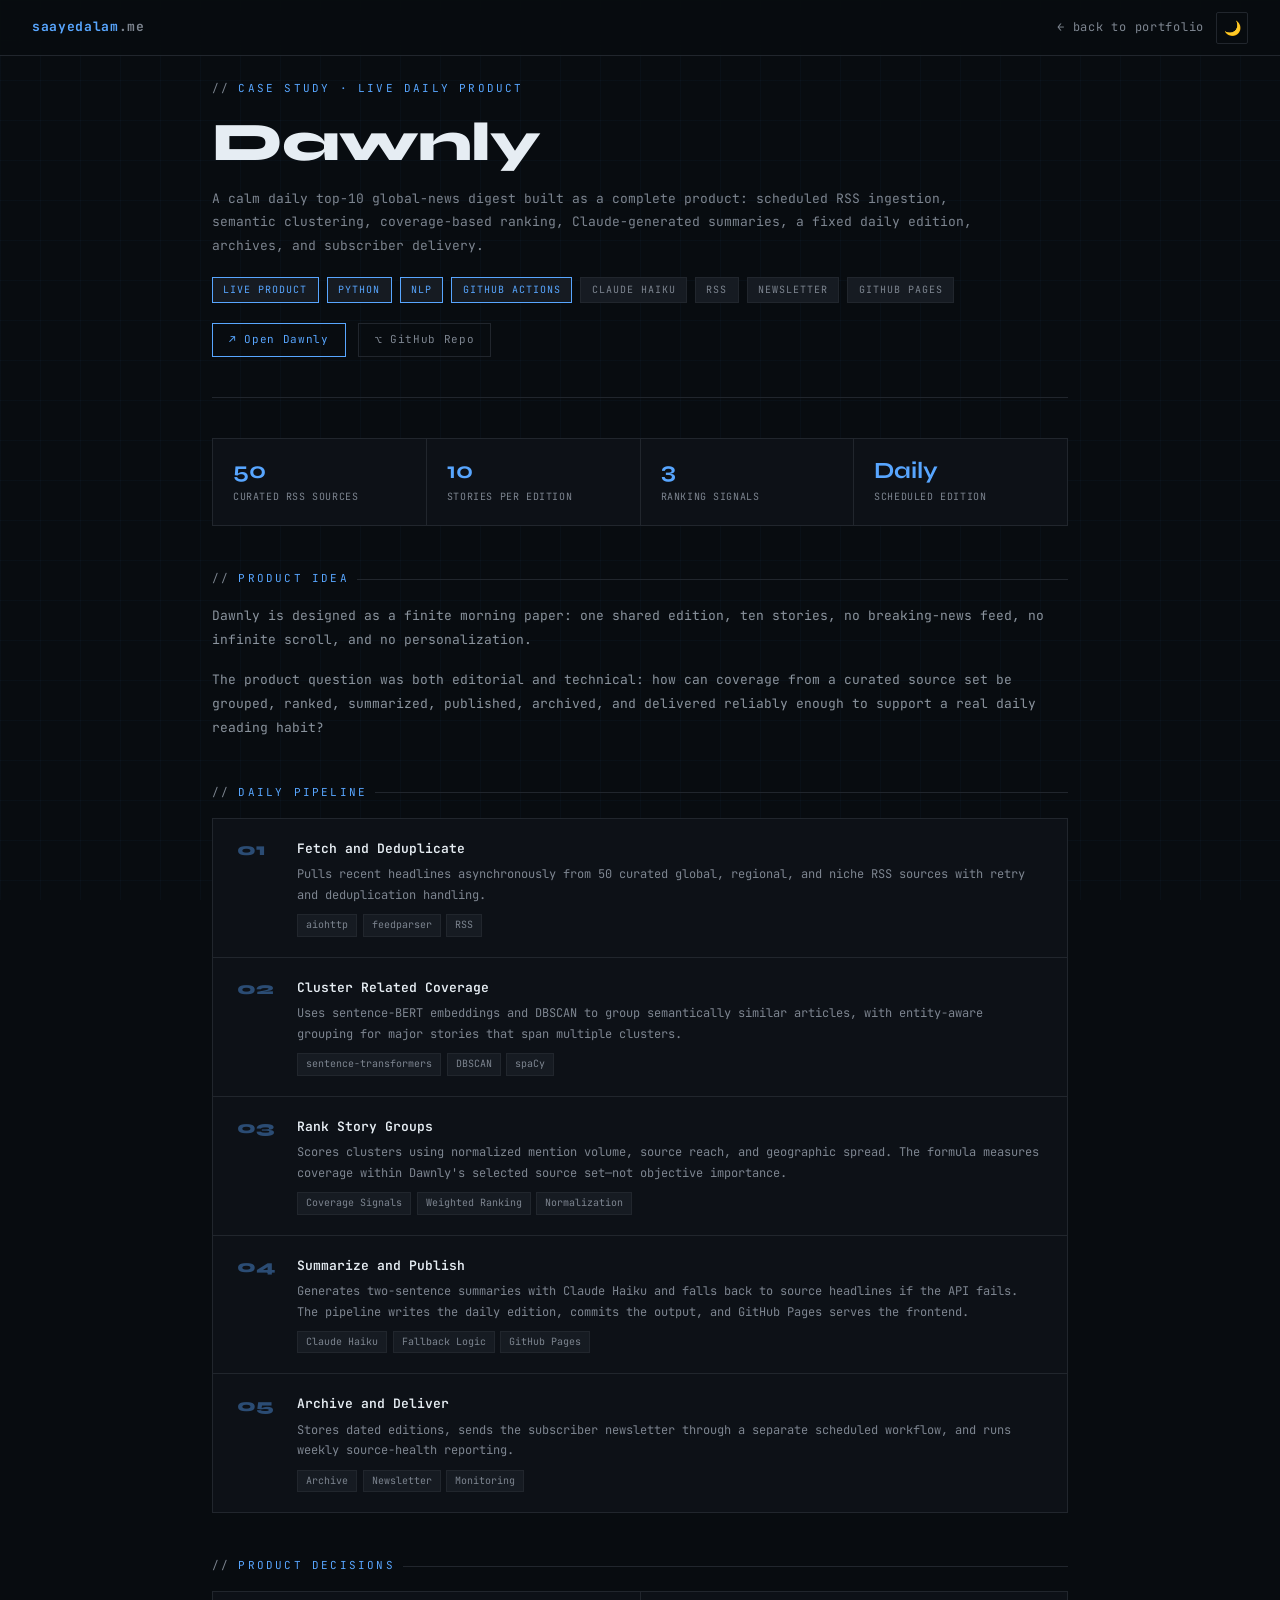
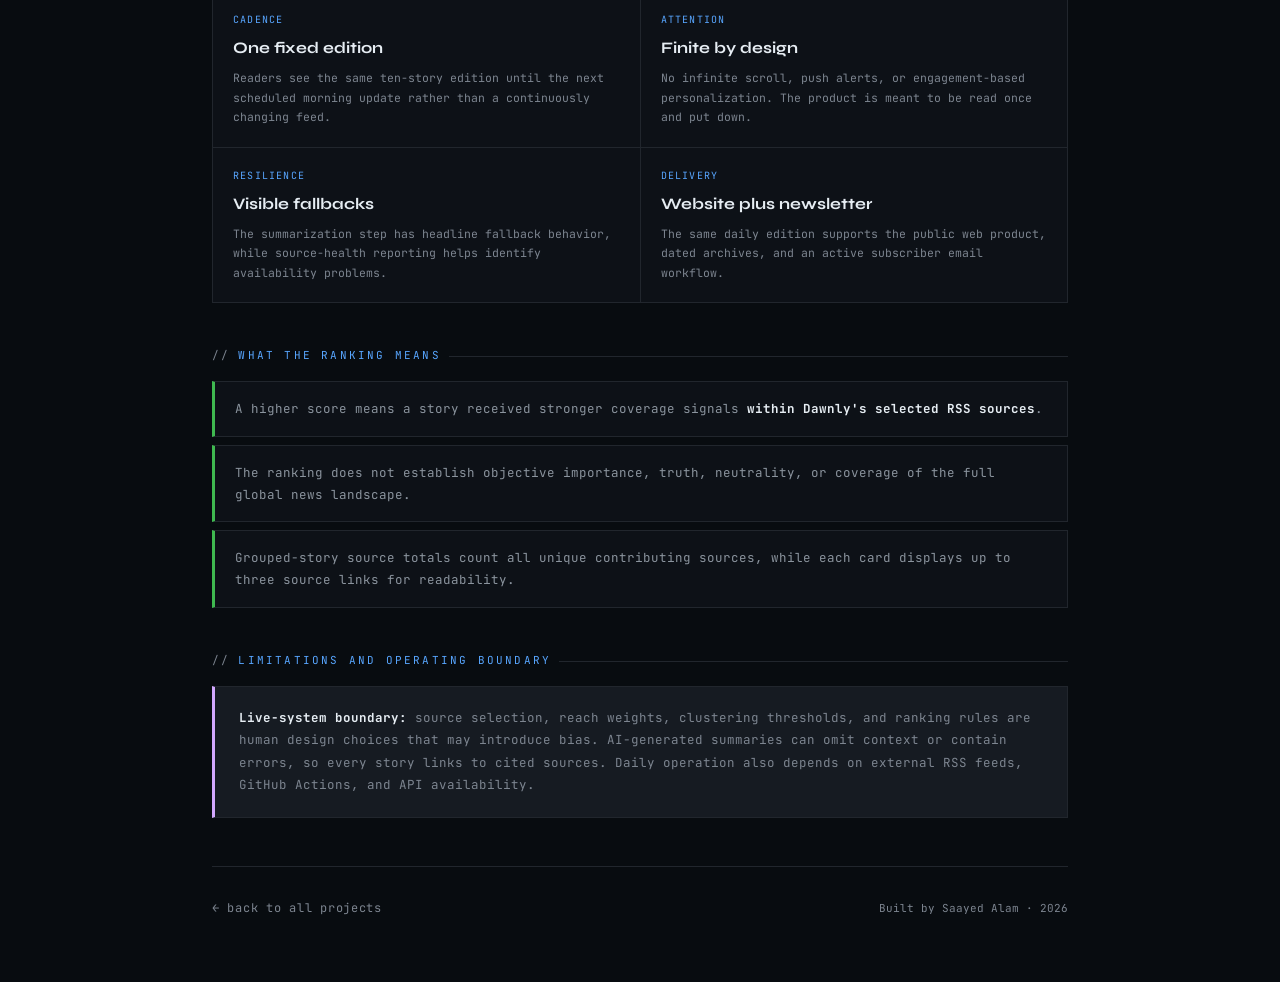
<file: dawnly.html>
<!DOCTYPE html>
<html lang="en">
<head>
<meta charset="UTF-8"/>
<meta name="viewport" content="width=device-width, initial-scale=1.0"/>
<link rel="canonical" href="https://saayedalam.me/dawnly"/>
<link rel="icon" href="favicon.ico"/>
<title>Dawnly Case Study — Saayed Alam</title>
<meta name="description" content="Case study: Dawnly is a live daily global-news digest with RSS ingestion, semantic clustering, coverage-based ranking, Claude summaries, archives, and subscriber delivery."/>
<meta property="og:title" content="Dawnly Case Study — Saayed Alam"/>
<meta property="og:description" content="A live daily news product with a scheduled Python pipeline, semantic clustering, coverage-based ranking, AI summaries, archives, and subscriber delivery."/>
<meta property="og:type" content="website"/>
<meta property="og:url" content="https://saayedalam.me/dawnly"/>
<meta property="og:image" content="https://saayedalam.me/assets/og-image.png"/>
<script async src="https://www.googletagmanager.com/gtag/js?id=G-2QNCLVX354"></script>
<script>window.dataLayer=window.dataLayer||[];function gtag(){dataLayer.push(arguments);}gtag('js',new Date());gtag('config','G-2QNCLVX354');</script>
<link href="https://fonts.googleapis.com/css2?family=JetBrains+Mono:wght@300;400;600;700&amp;family=Syne:wght@400;600;700;800&amp;display=swap" rel="stylesheet"/>
<link rel="stylesheet" href="case-study.css"/>
</head>
<body>
<nav>
  <a href="index.html" class="nav-logo">saayedalam<span>.me</span></a>
  <div class="nav-right">
    <a href="index.html#projects" class="nav-back">← back to portfolio</a>
    <button type="button" class="theme-toggle" id="theme-toggle" onclick="toggleTheme()" title="Toggle light/dark">🌙</button>
  </div>
</nav>
<main>
  <header class="fade-in">
    <div class="case-label">Case Study · Live Daily Product</div>
    <h1 class="case-title">Dawnly</h1>
    <p class="case-subtitle">A calm daily top-10 global-news digest built as a complete product: scheduled RSS ingestion, semantic clustering, coverage-based ranking, Claude-generated summaries, a fixed daily edition, archives, and subscriber delivery.</p>
    <div class="case-meta">
      <span class="meta-tag hi">Live Product</span><span class="meta-tag hi">Python</span><span class="meta-tag hi">NLP</span><span class="meta-tag hi">GitHub Actions</span>
      <span class="meta-tag">Claude Haiku</span><span class="meta-tag">RSS</span><span class="meta-tag">Newsletter</span><span class="meta-tag">GitHub Pages</span>
    </div>
    <div class="case-links">
      <a href="https://dawnly.news" target="_blank" rel="noopener noreferrer" class="case-link primary">↗ Open Dawnly</a>
      <a href="https://github.com/saayedalam/dawnly" target="_blank" rel="noopener noreferrer" class="case-link secondary">⌥ GitHub Repo</a>
    </div>
  </header>

  <div class="stats-row fade-in">
    <div class="stat-box"><span class="stat-val">50</span><span class="stat-label">Curated RSS Sources</span></div>
    <div class="stat-box"><span class="stat-val">10</span><span class="stat-label">Stories Per Edition</span></div>
    <div class="stat-box"><span class="stat-val">3</span><span class="stat-label">Ranking Signals</span></div>
    <div class="stat-box"><span class="stat-val">Daily</span><span class="stat-label">Scheduled Edition</span></div>
  </div>

  <section class="section fade-in">
    <div class="section-title">Product Idea</div>
    <div class="prose">
      <p>Dawnly is designed as a finite morning paper: one shared edition, ten stories, no breaking-news feed, no infinite scroll, and no personalization.</p>
      <p>The product question was both editorial and technical: how can coverage from a curated source set be grouped, ranked, summarized, published, archived, and delivered reliably enough to support a real daily reading habit?</p>
    </div>
  </section>

  <section class="section fade-in">
    <div class="section-title">Daily Pipeline</div>
    <div class="process-list">
      <div class="process-step"><div class="step-num">01</div><div><div class="step-title">Fetch and Deduplicate</div><div class="step-desc">Pulls recent headlines asynchronously from 50 curated global, regional, and niche RSS sources with retry and deduplication handling.</div><div class="step-tags"><span class="step-tag">aiohttp</span><span class="step-tag">feedparser</span><span class="step-tag">RSS</span></div></div></div>
      <div class="process-step"><div class="step-num">02</div><div><div class="step-title">Cluster Related Coverage</div><div class="step-desc">Uses sentence-BERT embeddings and DBSCAN to group semantically similar articles, with entity-aware grouping for major stories that span multiple clusters.</div><div class="step-tags"><span class="step-tag">sentence-transformers</span><span class="step-tag">DBSCAN</span><span class="step-tag">spaCy</span></div></div></div>
      <div class="process-step"><div class="step-num">03</div><div><div class="step-title">Rank Story Groups</div><div class="step-desc">Scores clusters using normalized mention volume, source reach, and geographic spread. The formula measures coverage within Dawnly's selected source set—not objective importance.</div><div class="step-tags"><span class="step-tag">Coverage Signals</span><span class="step-tag">Weighted Ranking</span><span class="step-tag">Normalization</span></div></div></div>
      <div class="process-step"><div class="step-num">04</div><div><div class="step-title">Summarize and Publish</div><div class="step-desc">Generates two-sentence summaries with Claude Haiku and falls back to source headlines if the API fails. The pipeline writes the daily edition, commits the output, and GitHub Pages serves the frontend.</div><div class="step-tags"><span class="step-tag">Claude Haiku</span><span class="step-tag">Fallback Logic</span><span class="step-tag">GitHub Pages</span></div></div></div>
      <div class="process-step"><div class="step-num">05</div><div><div class="step-title">Archive and Deliver</div><div class="step-desc">Stores dated editions, sends the subscriber newsletter through a separate scheduled workflow, and runs weekly source-health reporting.</div><div class="step-tags"><span class="step-tag">Archive</span><span class="step-tag">Newsletter</span><span class="step-tag">Monitoring</span></div></div></div>
    </div>
  </section>

  <section class="section fade-in">
    <div class="section-title">Product Decisions</div>
    <div class="evidence-grid">
      <div class="evidence-card"><div class="evidence-kicker">Cadence</div><div class="evidence-title">One fixed edition</div><div class="evidence-copy">Readers see the same ten-story edition until the next scheduled morning update rather than a continuously changing feed.</div></div>
      <div class="evidence-card"><div class="evidence-kicker">Attention</div><div class="evidence-title">Finite by design</div><div class="evidence-copy">No infinite scroll, push alerts, or engagement-based personalization. The product is meant to be read once and put down.</div></div>
      <div class="evidence-card"><div class="evidence-kicker">Resilience</div><div class="evidence-title">Visible fallbacks</div><div class="evidence-copy">The summarization step has headline fallback behavior, while source-health reporting helps identify availability problems.</div></div>
      <div class="evidence-card"><div class="evidence-kicker">Delivery</div><div class="evidence-title">Website plus newsletter</div><div class="evidence-copy">The same daily edition supports the public web product, dated archives, and an active subscriber email workflow.</div></div>
    </div>
  </section>

  <section class="section fade-in">
    <div class="section-title">What the Ranking Means</div>
    <div class="findings-list">
      <div class="finding">A higher score means a story received stronger coverage signals <strong>within Dawnly's selected RSS sources</strong>.</div>
      <div class="finding">The ranking does not establish objective importance, truth, neutrality, or coverage of the full global news landscape.</div>
      <div class="finding">Grouped-story source totals count all unique contributing sources, while each card displays up to three source links for readability.</div>
    </div>
  </section>

  <section class="section fade-in">
    <div class="section-title">Limitations and Operating Boundary</div>
    <div class="boundary"><strong>Live-system boundary:</strong> source selection, reach weights, clustering thresholds, and ranking rules are human design choices that may introduce bias. AI-generated summaries can omit context or contain errors, so every story links to cited sources. Daily operation also depends on external RSS feeds, GitHub Actions, and API availability.</div>
  </section>

  <footer class="case-footer fade-in"><a href="index.html#projects" class="footer-back">← back to all projects</a><span class="footer-note">Built by Saayed Alam · 2026</span></footer>
</main>
<script>
function toggleTheme(){const h=document.documentElement,b=document.getElementById('theme-toggle');h.classList.toggle('light');const light=h.classList.contains('light');b.textContent=light?'☀️':'🌙';localStorage.setItem('theme',light?'light':'dark');}
(function(){if(localStorage.getItem('theme')==='light'){document.documentElement.classList.add('light');document.getElementById('theme-toggle').textContent='☀️';}})();
const observer=new IntersectionObserver(entries=>entries.forEach(entry=>{if(entry.isIntersecting)entry.target.classList.add('visible');}),{threshold:.08});document.querySelectorAll('.fade-in').forEach(element=>observer.observe(element));
</script>
</body>
</html>
</file>
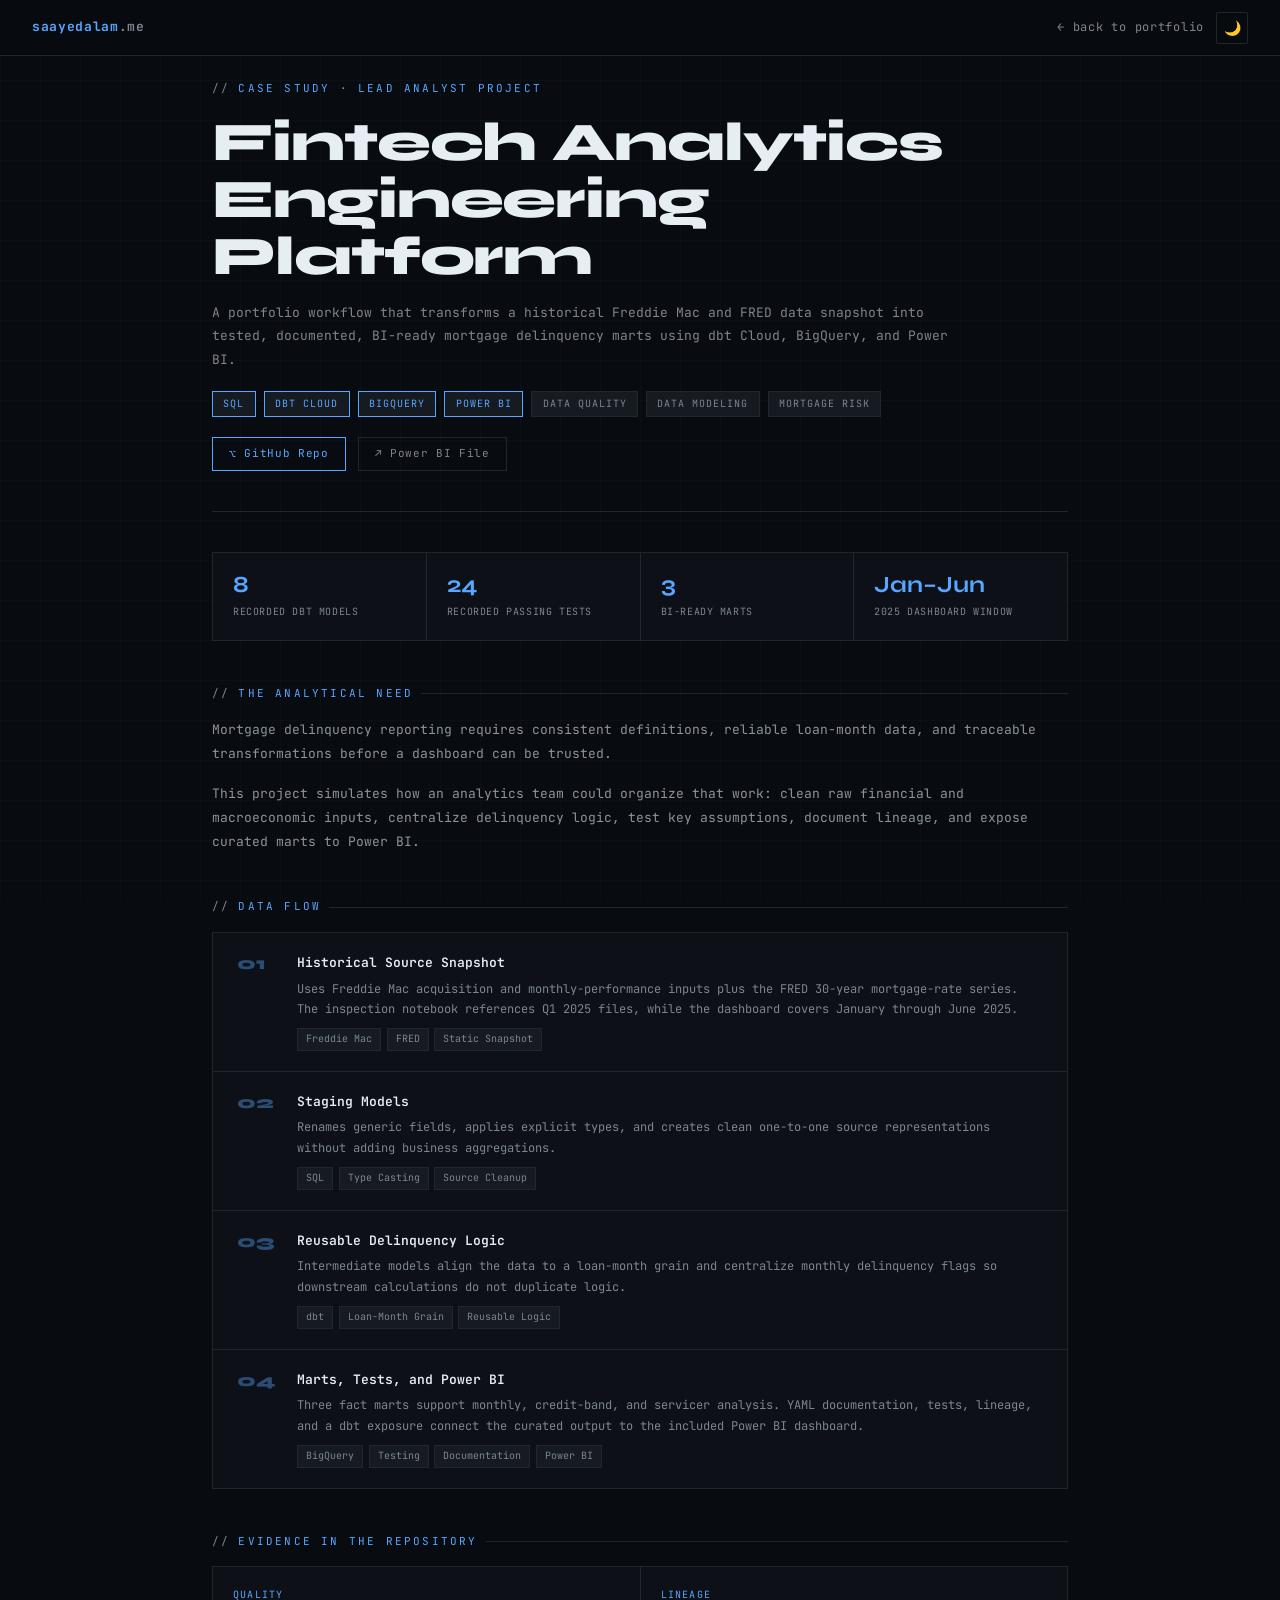
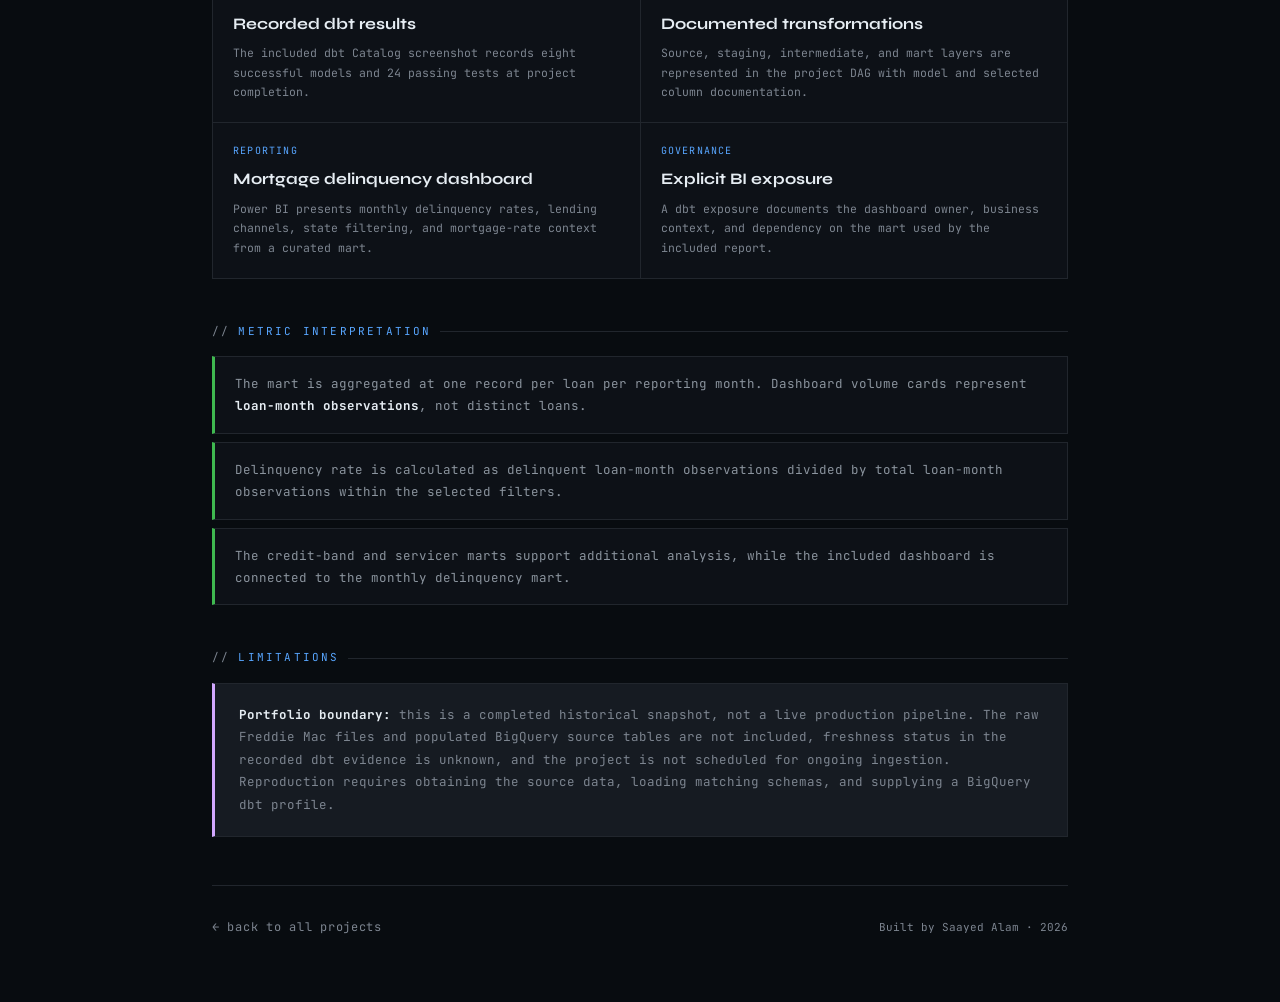
<file: fintech-ae.html>
<!DOCTYPE html>
<html lang="en">
<head>
<meta charset="UTF-8"/>
<meta name="viewport" content="width=device-width, initial-scale=1.0"/>
<link rel="canonical" href="https://saayedalam.me/fintech-ae"/>
<link rel="icon" href="favicon.ico"/>
<title>Fintech Analytics Engineering Platform — Saayed Alam</title>
<meta name="description" content="Case study: A dbt, BigQuery, and Power BI mortgage delinquency analytics workflow built from a historical Freddie Mac and FRED data snapshot."/>
<meta property="og:title" content="Fintech Analytics Engineering Platform — Saayed Alam"/>
<meta property="og:description" content="Layered dbt models, data-quality tests, BigQuery marts, and a Power BI mortgage delinquency dashboard built from a historical portfolio snapshot."/>
<meta property="og:type" content="website"/>
<meta property="og:url" content="https://saayedalam.me/fintech-ae"/>
<meta property="og:image" content="https://saayedalam.me/assets/og-image.png"/>
<script async src="https://www.googletagmanager.com/gtag/js?id=G-2QNCLVX354"></script>
<script>window.dataLayer=window.dataLayer||[];function gtag(){dataLayer.push(arguments);}gtag('js',new Date());gtag('config','G-2QNCLVX354');</script>
<link href="https://fonts.googleapis.com/css2?family=JetBrains+Mono:wght@300;400;600;700&amp;family=Syne:wght@400;600;700;800&amp;display=swap" rel="stylesheet"/>
<link rel="stylesheet" href="case-study.css"/>
</head>
<body>
<nav>
  <a href="index.html" class="nav-logo">saayedalam<span>.me</span></a>
  <div class="nav-right">
    <a href="index.html#projects" class="nav-back">← back to portfolio</a>
    <button type="button" class="theme-toggle" id="theme-toggle" onclick="toggleTheme()" title="Toggle light/dark">🌙</button>
  </div>
</nav>
<main>
  <header class="fade-in">
    <div class="case-label">Case Study · Lead Analyst Project</div>
    <h1 class="case-title">Fintech Analytics Engineering Platform</h1>
    <p class="case-subtitle">A portfolio workflow that transforms a historical Freddie Mac and FRED data snapshot into tested, documented, BI-ready mortgage delinquency marts using dbt Cloud, BigQuery, and Power BI.</p>
    <div class="case-meta">
      <span class="meta-tag hi">SQL</span><span class="meta-tag hi">dbt Cloud</span><span class="meta-tag hi">BigQuery</span><span class="meta-tag hi">Power BI</span>
      <span class="meta-tag">Data Quality</span><span class="meta-tag">Data Modeling</span><span class="meta-tag">Mortgage Risk</span>
    </div>
    <div class="case-links">
      <a href="https://github.com/saayedalam/fintech-ae-platform" target="_blank" rel="noopener noreferrer" class="case-link primary">⌥ GitHub Repo</a>
      <a href="https://github.com/saayedalam/fintech-ae-platform/blob/main/powerbi/fintech-ae-powerbi.pbix" target="_blank" rel="noopener noreferrer" class="case-link secondary">↗ Power BI File</a>
    </div>
  </header>

  <div class="stats-row fade-in">
    <div class="stat-box"><span class="stat-val">8</span><span class="stat-label">Recorded dbt Models</span></div>
    <div class="stat-box"><span class="stat-val">24</span><span class="stat-label">Recorded Passing Tests</span></div>
    <div class="stat-box"><span class="stat-val">3</span><span class="stat-label">BI-Ready Marts</span></div>
    <div class="stat-box"><span class="stat-val">Jan–Jun</span><span class="stat-label">2025 Dashboard Window</span></div>
  </div>

  <section class="section fade-in">
    <div class="section-title">The Analytical Need</div>
    <div class="prose">
      <p>Mortgage delinquency reporting requires consistent definitions, reliable loan-month data, and traceable transformations before a dashboard can be trusted.</p>
      <p>This project simulates how an analytics team could organize that work: clean raw financial and macroeconomic inputs, centralize delinquency logic, test key assumptions, document lineage, and expose curated marts to Power BI.</p>
    </div>
  </section>

  <section class="section fade-in">
    <div class="section-title">Data Flow</div>
    <div class="process-list">
      <div class="process-step"><div class="step-num">01</div><div><div class="step-title">Historical Source Snapshot</div><div class="step-desc">Uses Freddie Mac acquisition and monthly-performance inputs plus the FRED 30-year mortgage-rate series. The inspection notebook references Q1 2025 files, while the dashboard covers January through June 2025.</div><div class="step-tags"><span class="step-tag">Freddie Mac</span><span class="step-tag">FRED</span><span class="step-tag">Static Snapshot</span></div></div></div>
      <div class="process-step"><div class="step-num">02</div><div><div class="step-title">Staging Models</div><div class="step-desc">Renames generic fields, applies explicit types, and creates clean one-to-one source representations without adding business aggregations.</div><div class="step-tags"><span class="step-tag">SQL</span><span class="step-tag">Type Casting</span><span class="step-tag">Source Cleanup</span></div></div></div>
      <div class="process-step"><div class="step-num">03</div><div><div class="step-title">Reusable Delinquency Logic</div><div class="step-desc">Intermediate models align the data to a loan-month grain and centralize monthly delinquency flags so downstream calculations do not duplicate logic.</div><div class="step-tags"><span class="step-tag">dbt</span><span class="step-tag">Loan-Month Grain</span><span class="step-tag">Reusable Logic</span></div></div></div>
      <div class="process-step"><div class="step-num">04</div><div><div class="step-title">Marts, Tests, and Power BI</div><div class="step-desc">Three fact marts support monthly, credit-band, and servicer analysis. YAML documentation, tests, lineage, and a dbt exposure connect the curated output to the included Power BI dashboard.</div><div class="step-tags"><span class="step-tag">BigQuery</span><span class="step-tag">Testing</span><span class="step-tag">Documentation</span><span class="step-tag">Power BI</span></div></div></div>
    </div>
  </section>

  <section class="section fade-in">
    <div class="section-title">Evidence in the Repository</div>
    <div class="evidence-grid">
      <div class="evidence-card"><div class="evidence-kicker">Quality</div><div class="evidence-title">Recorded dbt results</div><div class="evidence-copy">The included dbt Catalog screenshot records eight successful models and 24 passing tests at project completion.</div></div>
      <div class="evidence-card"><div class="evidence-kicker">Lineage</div><div class="evidence-title">Documented transformations</div><div class="evidence-copy">Source, staging, intermediate, and mart layers are represented in the project DAG with model and selected column documentation.</div></div>
      <div class="evidence-card"><div class="evidence-kicker">Reporting</div><div class="evidence-title">Mortgage delinquency dashboard</div><div class="evidence-copy">Power BI presents monthly delinquency rates, lending channels, state filtering, and mortgage-rate context from a curated mart.</div></div>
      <div class="evidence-card"><div class="evidence-kicker">Governance</div><div class="evidence-title">Explicit BI exposure</div><div class="evidence-copy">A dbt exposure documents the dashboard owner, business context, and dependency on the mart used by the included report.</div></div>
    </div>
  </section>

  <section class="section fade-in">
    <div class="section-title">Metric Interpretation</div>
    <div class="findings-list">
      <div class="finding">The mart is aggregated at one record per loan per reporting month. Dashboard volume cards represent <strong>loan-month observations</strong>, not distinct loans.</div>
      <div class="finding">Delinquency rate is calculated as delinquent loan-month observations divided by total loan-month observations within the selected filters.</div>
      <div class="finding">The credit-band and servicer marts support additional analysis, while the included dashboard is connected to the monthly delinquency mart.</div>
    </div>
  </section>

  <section class="section fade-in">
    <div class="section-title">Limitations</div>
    <div class="boundary"><strong>Portfolio boundary:</strong> this is a completed historical snapshot, not a live production pipeline. The raw Freddie Mac files and populated BigQuery source tables are not included, freshness status in the recorded dbt evidence is unknown, and the project is not scheduled for ongoing ingestion. Reproduction requires obtaining the source data, loading matching schemas, and supplying a BigQuery dbt profile.</div>
  </section>

  <footer class="case-footer fade-in"><a href="index.html#projects" class="footer-back">← back to all projects</a><span class="footer-note">Built by Saayed Alam · 2026</span></footer>
</main>
<script>
function toggleTheme(){const h=document.documentElement,b=document.getElementById('theme-toggle');h.classList.toggle('light');const light=h.classList.contains('light');b.textContent=light?'☀️':'🌙';localStorage.setItem('theme',light?'light':'dark');}
(function(){if(localStorage.getItem('theme')==='light'){document.documentElement.classList.add('light');document.getElementById('theme-toggle').textContent='☀️';}})();
const observer=new IntersectionObserver(entries=>entries.forEach(entry=>{if(entry.isIntersecting)entry.target.classList.add('visible');}),{threshold:.08});document.querySelectorAll('.fade-in').forEach(element=>observer.observe(element));
</script>
</body>
</html>
</file>
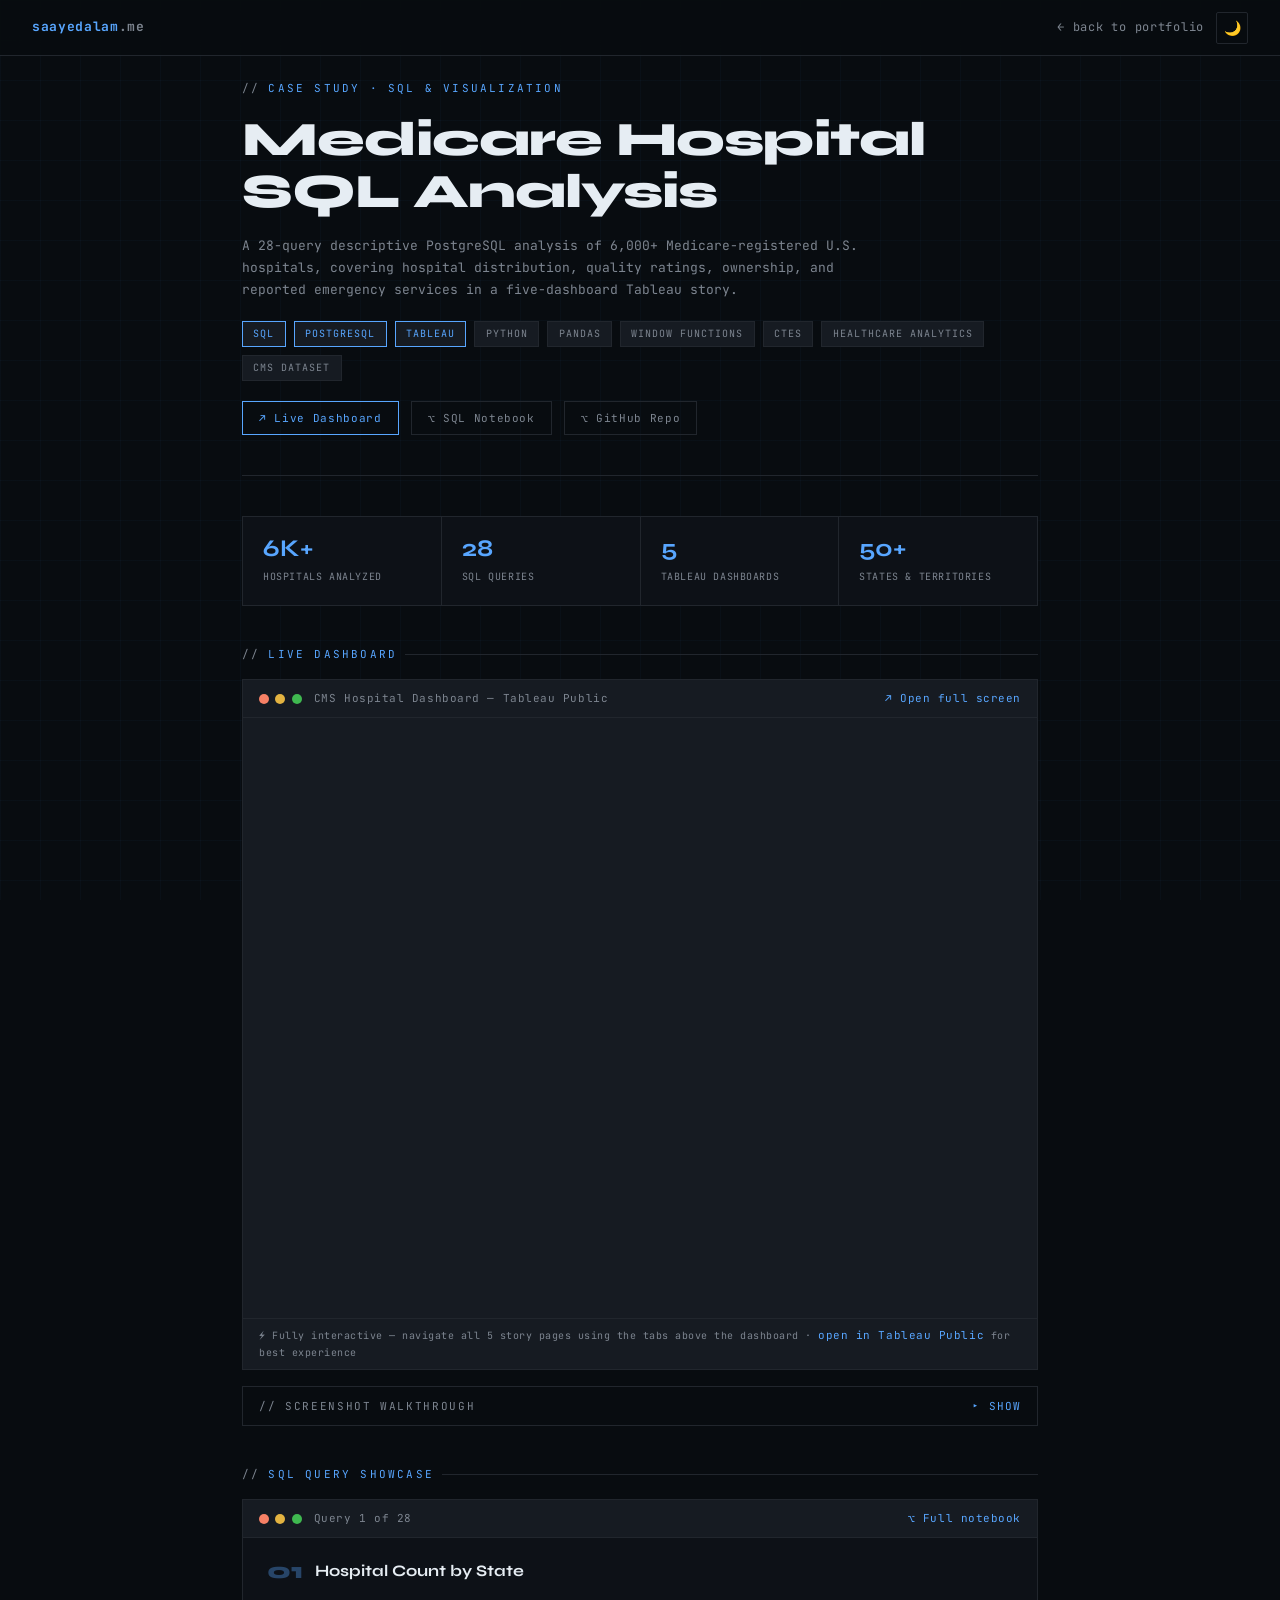
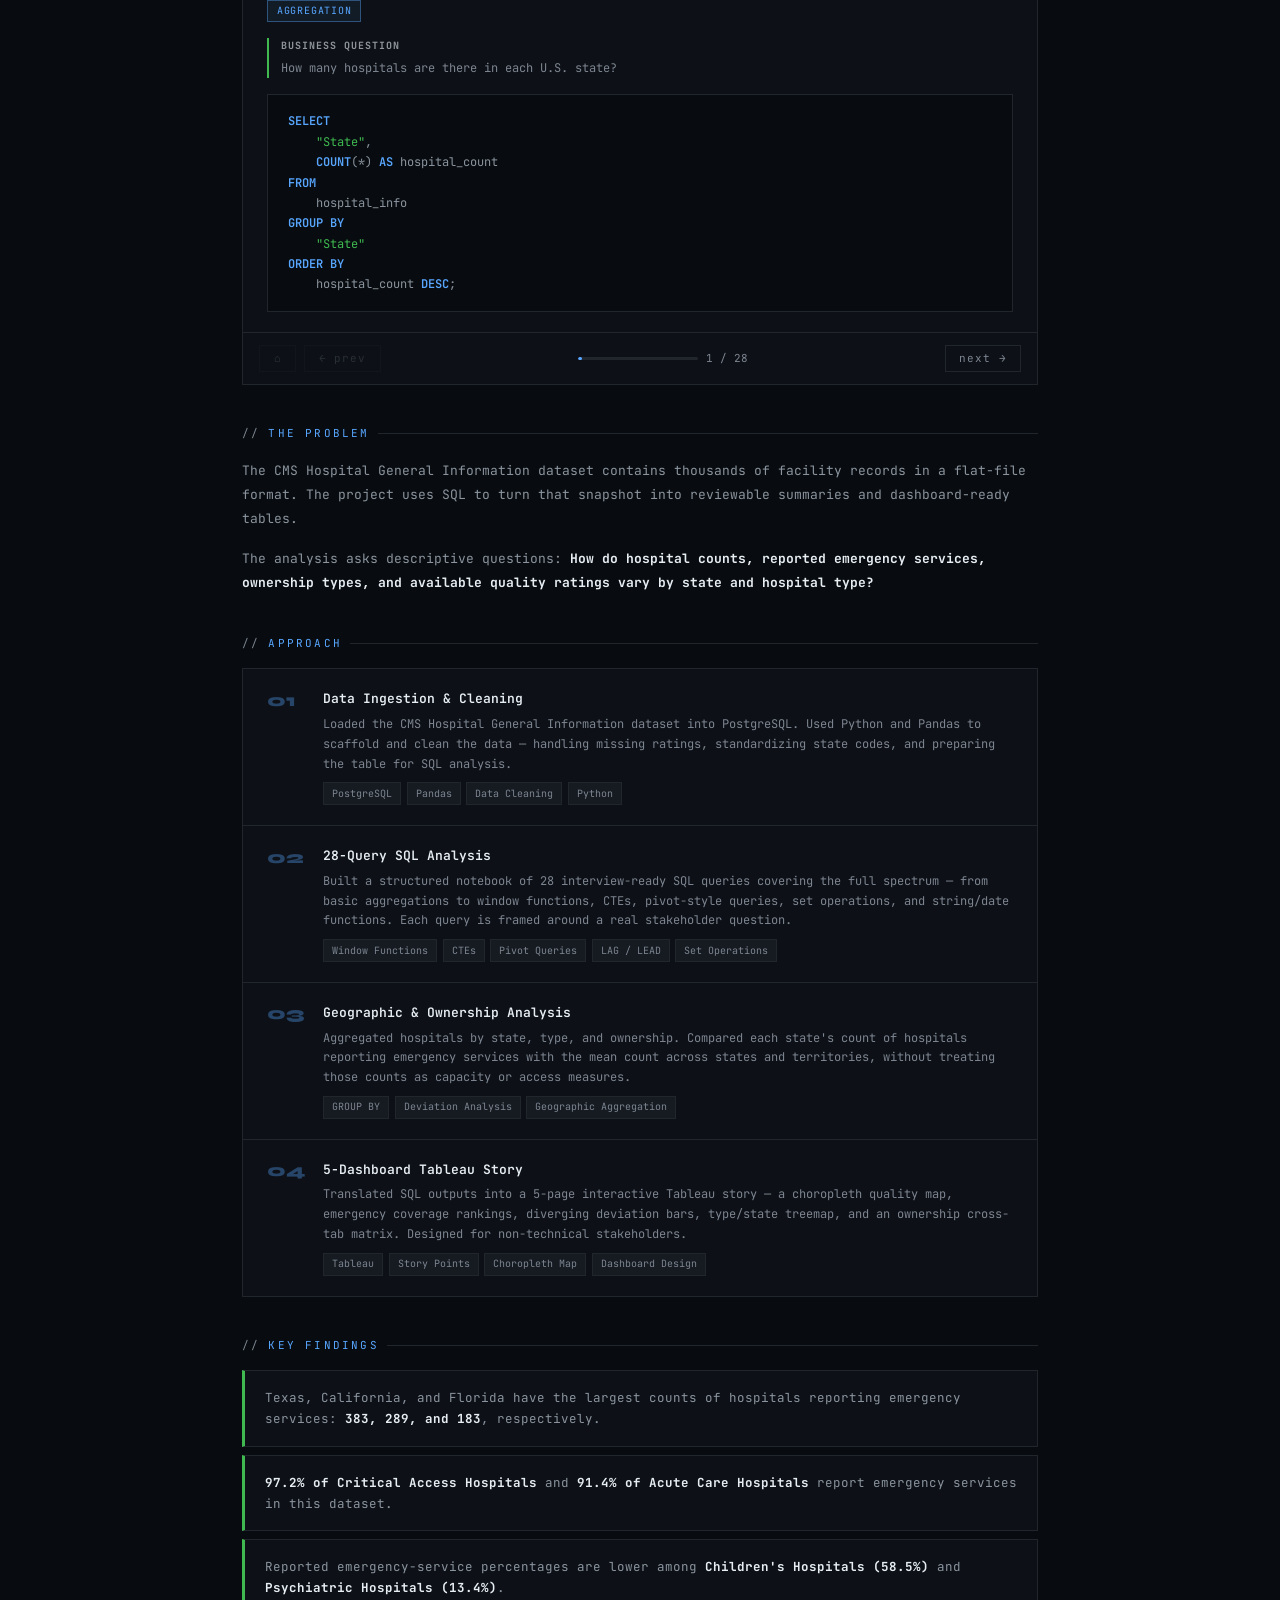
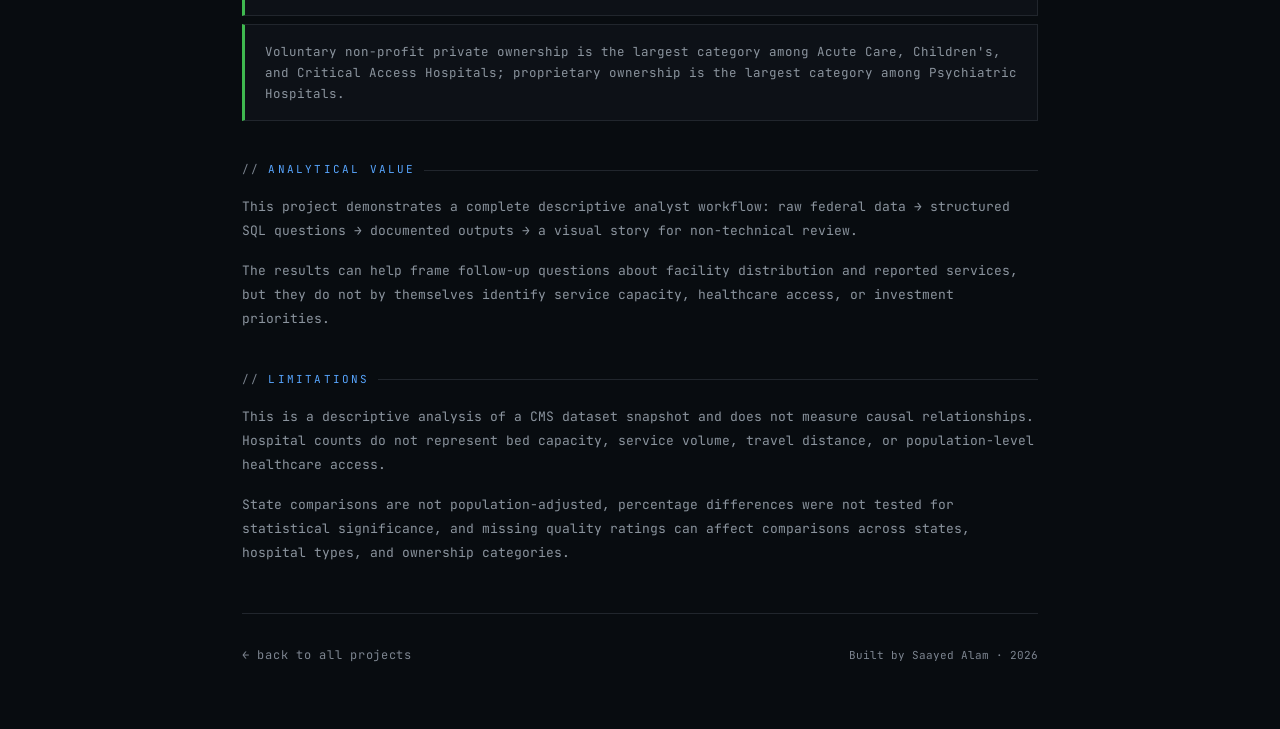
<file: hospital-sql.html>
<!DOCTYPE html>
<html lang="en">
<head>
<meta charset="UTF-8"/>
<link rel="icon" type="image/png" href="[data-uri]"/>
<link rel="canonical" href="https://saayedalam.me/hospital-sql"/>
<link rel="icon" type="image/png" href="[data-uri]"/>
<meta name="viewport" content="width=device-width, initial-scale=1.0"/>
<title>Medicare Hospital SQL Analysis — Saayed Alam</title>
<meta name="description" content="Case study: Descriptive SQL analysis of 6K+ Medicare-registered U.S. hospitals using PostgreSQL and Tableau, covering counts, quality ratings, ownership, and reported emergency services."/>
<!-- Google tag (gtag.js) -->
<script async src="https://www.googletagmanager.com/gtag/js?id=G-2QNCLVX354"></script>
<script>
  window.dataLayer = window.dataLayer || [];
  function gtag(){dataLayer.push(arguments);}
  gtag('js', new Date());
  gtag('config', 'G-2QNCLVX354');
</script>
<link href="https://fonts.googleapis.com/css2?family=JetBrains+Mono:wght@300;400;600;700&family=Syne:wght@400;600;700;800&display=swap" rel="stylesheet"/>
<style>
:root {
  --bg:#080c10;--surface:#0d1117;--surface2:#161b22;
  --border:#21262d;--accent:#58a6ff;--accent2:#3fb950;
  --text:#e6edf3;--muted:#7d8590;
  --mono:'JetBrains Mono',monospace;--sans:'Syne',sans-serif;
}
*,*::before,*::after{box-sizing:border-box;margin:0;padding:0;}
html{scroll-behavior:smooth;}
body{background:var(--bg);color:var(--text);font-family:var(--mono);font-size:14px;line-height:1.6;overflow-x:hidden;}
body::before{content:'';position:fixed;inset:0;background-image:linear-gradient(rgba(88,166,255,0.03) 1px,transparent 1px),linear-gradient(90deg,rgba(88,166,255,0.03) 1px,transparent 1px);background-size:40px 40px;pointer-events:none;z-index:0;}

/* LIGHT THEME */
html.light {
  --bg:#ffffff;--surface:#f6f8fa;--surface2:#eaeef2;
  --border:#d0d7de;--accent:#0969da;--accent2:#1a7f37;
  --text:#1f2328;--muted:#656d76;
}
html.light body::before{background-image:linear-gradient(rgba(9,105,218,0.05) 1px,transparent 1px),linear-gradient(90deg,rgba(9,105,218,0.05) 1px,transparent 1px);}

/* NAV */
nav{position:fixed;top:0;left:0;right:0;z-index:100;display:flex;align-items:center;justify-content:space-between;padding:0 2rem;height:56px;background:rgba(8,12,16,0.92);backdrop-filter:blur(12px);border-bottom:1px solid var(--border);}
html.light nav{background:rgba(255,255,255,0.92);}
.nav-logo{font-weight:700;font-size:13px;color:var(--accent);letter-spacing:0.05em;text-decoration:none;}
.nav-logo span{color:var(--muted);}
.nav-right{display:flex;align-items:center;gap:0.75rem;}
.nav-back{font-size:12px;color:var(--muted);text-decoration:none;letter-spacing:0.06em;transition:color 0.2s;}
.nav-back:hover{color:var(--accent);}
.theme-toggle{display:flex;align-items:center;justify-content:center;width:32px;height:32px;background:transparent;border:1px solid var(--border);border-radius:2px;cursor:pointer;font-size:14px;transition:all 0.2s;flex-shrink:0;}
.theme-toggle:hover{border-color:var(--accent);}

main{position:relative;z-index:1;max-width:860px;margin:0 auto;padding:5rem 2rem 4rem;}

/* HEADER */
.case-label{font-size:11px;letter-spacing:0.2em;color:var(--accent);text-transform:uppercase;display:flex;align-items:center;gap:0.5rem;margin-bottom:1rem;}
.case-label::before{content:'//';color:var(--muted);}
.case-title{font-family:var(--sans);font-size:clamp(1.8rem,5vw,3rem);font-weight:800;letter-spacing:-0.02em;line-height:1.1;margin-bottom:1rem;}
.case-subtitle{font-size:13px;color:var(--muted);line-height:1.7;max-width:620px;margin-bottom:1.25rem;}
.case-meta{display:flex;flex-wrap:wrap;gap:0.5rem;margin-bottom:1.25rem;}
.meta-tag{font-size:10px;letter-spacing:0.1em;text-transform:uppercase;padding:0.25rem 0.65rem;border:1px solid var(--border);color:var(--muted);background:var(--surface2);}
.meta-tag.hi{border-color:var(--accent);color:var(--accent);}
.case-links{display:flex;gap:0.75rem;flex-wrap:wrap;padding-bottom:2.5rem;border-bottom:1px solid var(--border);margin-bottom:2.5rem;}
.case-link{font-size:11px;text-decoration:none;letter-spacing:0.06em;display:inline-flex;align-items:center;gap:0.4rem;padding:0.45rem 1rem;border:1px solid;transition:all 0.2s;}
.lp{border-color:var(--accent);color:var(--accent);}
.lp:hover{background:var(--accent);color:var(--bg);}
.ls{border-color:var(--border);color:var(--muted);}
.ls:hover{border-color:var(--muted);color:var(--text);}

/* STATS */
.stats-row{display:grid;grid-template-columns:repeat(4,1fr);gap:1px;background:var(--border);border:1px solid var(--border);margin-bottom:2.5rem;}
.stat-box{background:var(--surface);padding:1.25rem;display:flex;flex-direction:column;gap:0.25rem;}
.stat-val{font-family:var(--sans);font-size:1.5rem;font-weight:700;color:var(--accent);line-height:1;}
.stat-label{font-size:10px;color:var(--muted);letter-spacing:0.06em;text-transform:uppercase;margin-top:0.2rem;}

/* SECTION TITLE */
.st{font-size:11px;letter-spacing:0.2em;color:var(--accent);text-transform:uppercase;margin-bottom:1rem;display:flex;align-items:center;gap:0.5rem;}
.st::before{content:'//';color:var(--muted);}
.st::after{content:'';flex:1;height:1px;background:var(--border);}
.cs{margin-bottom:2.5rem;}

/* TABLEAU EMBED */
.tableau-wrap{border:1px solid var(--border);margin-bottom:1rem;background:var(--surface);}
.tableau-bar{background:var(--surface2);border-bottom:1px solid var(--border);padding:0.6rem 1rem;display:flex;align-items:center;justify-content:space-between;}
.tableau-bar-left{display:flex;align-items:center;gap:0.75rem;}
.tableau-label{font-size:11px;color:var(--muted);letter-spacing:0.05em;}
.tableau-link{font-size:11px;color:var(--accent);text-decoration:none;letter-spacing:0.05em;}
.tableau-link:hover{text-decoration:underline;}
.tableau-embed-container{position:relative;width:100%;background:var(--surface2);}
.tableau-embed-container iframe{width:100%;border:none;display:block;min-height:600px;}
.tableau-loading{position:absolute;inset:0;display:flex;flex-direction:column;align-items:center;justify-content:center;gap:0.75rem;background:var(--surface2);font-size:12px;color:var(--muted);letter-spacing:0.06em;pointer-events:none;transition:opacity 0.4s;}
.tableau-loading.hidden{opacity:0;}
.tableau-spinner{width:24px;height:24px;border:2px solid var(--border);border-top-color:var(--accent);border-radius:50%;animation:spin 0.8s linear infinite;}
@keyframes spin{to{transform:rotate(360deg);}}
.tableau-note{background:var(--surface2);border-top:1px solid var(--border);padding:0.5rem 1rem;font-size:10px;color:var(--muted);letter-spacing:0.05em;}

/* COLLAPSIBLE */
.collapsible-toggle{width:100%;background:none;border:1px solid var(--border);color:var(--muted);font-family:var(--mono);font-size:11px;letter-spacing:0.15em;text-transform:uppercase;padding:0.75rem 1rem;cursor:pointer;display:flex;align-items:center;justify-content:space-between;transition:all 0.2s;margin-top:0.75rem;}
.collapsible-toggle:hover{border-color:var(--accent);color:var(--accent);}
.collapsible-icon{font-size:11px;letter-spacing:0.1em;color:var(--accent);}
.collapsible-body{overflow:hidden;max-height:0;transition:max-height 0.4s ease;}
.collapsible-body.open{max-height:3000px;}
.collapsible-body .carousel{border-top:none;}

/* CAROUSEL */
.carousel{border:1px solid var(--border);background:var(--surface);position:relative;}
.carousel-header{background:var(--surface2);border-bottom:1px solid var(--border);padding:0.6rem 1rem;display:flex;align-items:center;justify-content:space-between;}
.carousel-dots-row{display:flex;align-items:center;gap:0.75rem;}
.browser-dots{display:flex;gap:0.4rem;}
.bd{width:10px;height:10px;border-radius:50%;}
.bd-r{background:#f78166;}.bd-y{background:#e3b341;}.bd-g{background:#3fb950;}
.carousel-tab-label{font-size:11px;color:var(--muted);letter-spacing:0.05em;}
.carousel-open{font-size:11px;color:var(--accent);text-decoration:none;}
.carousel-open:hover{text-decoration:underline;}
.carousel-track-wrap{overflow:hidden;}
.carousel-track{display:flex;transition:transform 0.4s cubic-bezier(0.4,0,0.2,1);}
.carousel-slide{min-width:100%;position:relative;}
.carousel-slide img{width:100%;display:block;}
.slide-caption{position:absolute;bottom:0;left:0;right:0;background:rgba(8,12,16,0.82);border-top:1px solid var(--border);padding:0.5rem 1rem;font-size:11px;color:var(--muted);letter-spacing:0.04em;}
  html.light .slide-caption{background:rgba(255,255,255,0.88);}
.carousel-controls{display:flex;align-items:center;justify-content:space-between;padding:0.75rem 1rem;border-top:1px solid var(--border);}
.carousel-btn{background:none;border:1px solid var(--border);color:var(--muted);font-family:var(--mono);font-size:11px;letter-spacing:0.08em;padding:0.35rem 0.85rem;cursor:pointer;transition:all 0.2s;}
.carousel-btn:hover{border-color:var(--accent);color:var(--accent);}
.carousel-btn:disabled{opacity:0.25;cursor:default;}
.carousel-dots{display:flex;gap:0.5rem;align-items:center;}
.cdot{width:6px;height:6px;border-radius:50%;background:var(--border);cursor:pointer;transition:all 0.2s;border:none;padding:0;}
.cdot.active{background:var(--accent);width:18px;border-radius:3px;}

/* PROCESS */
.process-list{display:flex;flex-direction:column;gap:1px;background:var(--border);border:1px solid var(--border);}
.process-step{background:var(--surface);padding:1.25rem 1.5rem;display:grid;grid-template-columns:40px 1fr;gap:1rem;align-items:start;transition:background 0.2s;}
.process-step:hover{background:var(--surface2);}
.step-num{font-family:var(--sans);font-size:1.1rem;font-weight:800;color:var(--accent);opacity:0.35;line-height:1;padding-top:0.15rem;}
.step-title{font-size:13px;color:var(--text);font-weight:600;margin-bottom:0.3rem;}
.step-desc{font-size:12px;color:var(--muted);line-height:1.65;}
.step-tags{display:flex;flex-wrap:wrap;gap:0.35rem;margin-top:0.5rem;}
.step-tag{font-size:10px;padding:0.15rem 0.5rem;background:var(--surface2);border:1px solid var(--border);color:var(--muted);}

/* FINDINGS */
.findings-list{display:flex;flex-direction:column;gap:0.5rem;}
.finding{background:var(--surface);border:1px solid var(--border);border-left:3px solid var(--accent2);padding:1rem 1.25rem;font-size:12.5px;color:#8b949e;line-height:1.7;}
.finding strong{color:var(--text);}

/* PROSE */
.prose{font-size:13px;color:#8b949e;line-height:1.85;}
.prose p+p{margin-top:1rem;}
.prose strong{color:var(--text);}

/* FOOTER */
.case-footer{border-top:1px solid var(--border);padding-top:2rem;margin-top:3rem;display:flex;justify-content:space-between;align-items:center;flex-wrap:wrap;gap:1rem;}
.footer-back{font-size:12px;color:var(--muted);text-decoration:none;letter-spacing:0.06em;transition:color 0.2s;}
.footer-back:hover{color:var(--accent);}
.footer-note{font-size:11px;color:var(--muted);}

/* FADE */
.fade-in{opacity:0;transform:translateY(16px);transition:opacity 0.5s ease,transform 0.5s ease;}
.fade-in.visible{opacity:1;transform:translateY(0);}

@media(max-width:768px){
  main{padding:4rem 1rem 3rem;}
  nav{padding:0 1rem;}
  .stats-row{grid-template-columns:1fr 1fr;}
  .process-step{grid-template-columns:30px 1fr;}
}

  /* SQL SLIDER */
  .sql-slider { border:1px solid var(--border); background:var(--surface); margin-bottom:0; }
  .sql-slider-header { background:var(--surface2); border-bottom:1px solid var(--border); padding:0.6rem 1rem; display:flex; align-items:center; justify-content:space-between; }
  .sql-slider-header-left { display:flex; align-items:center; gap:0.75rem; }
  .sql-query-label { font-size:11px; color:var(--muted); letter-spacing:0.05em; }
  .sql-nb-link { font-size:11px; color:var(--accent); text-decoration:none; letter-spacing:0.05em; }
  .sql-nb-link:hover { text-decoration:underline; }

  .sql-slide-body { padding:1.25rem 1.5rem; display:flex; flex-direction:column; gap:1rem; min-height:340px; }
  .sql-slide-meta { display:flex; align-items:center; gap:0.75rem; flex-wrap:wrap; }
  .sql-qnum { font-family:var(--sans); font-size:1.4rem; font-weight:800; color:var(--accent); opacity:0.35; line-height:1; }
  .sql-qtitle { font-family:var(--sans); font-size:1rem; font-weight:700; color:var(--text); }
  .sql-concept-tag { font-size:10px; padding:0.15rem 0.55rem; border:1px solid rgba(88,166,255,0.4); color:var(--accent); background:rgba(88,166,255,0.07); letter-spacing:0.08em; text-transform:uppercase; }
  html.light .sql-concept-tag { border-color:rgba(9,105,218,0.3); background:rgba(9,105,218,0.05); }

  .sql-business-q { font-size:12px; color:var(--muted); line-height:1.6; border-left:2px solid var(--accent2); padding-left:0.75rem; }
  .sql-business-q strong { color:var(--text); display:block; font-size:10px; letter-spacing:0.1em; text-transform:uppercase; margin-bottom:0.3rem; opacity:0.6; }

  .sql-code-wrap { background:var(--bg); border:1px solid var(--border); padding:1rem 1.25rem; overflow-x:auto; position:relative; }
  html.light .sql-code-wrap { background:#f6f8fa; }
  .sql-code-wrap pre { font-family:var(--mono); font-size:12px; line-height:1.7; color:#8b949e; margin:0; white-space:pre; }
  /* SQL syntax highlight via CSS */
  .kw { color:var(--accent); font-weight:600; }
  .fn { color:#d2a8ff; }
  .str { color:var(--accent2); }
  .cm { color:var(--muted); font-style:italic; }

  .sql-controls { display:flex; align-items:center; justify-content:space-between; padding:0.75rem 1rem; border-top:1px solid var(--border); }
  .sql-btn { background:none; border:1px solid var(--border); color:var(--muted); font-family:var(--mono); font-size:11px; letter-spacing:0.08em; padding:0.35rem 0.85rem; cursor:pointer; transition:all 0.2s; }
  .sql-btn:hover { border-color:var(--accent); color:var(--accent); }
  .sql-btn:disabled { opacity:0.25; cursor:default; }
  .sql-progress { display:flex; align-items:center; gap:0.5rem; font-size:11px; color:var(--muted); }
  .sql-progress-bar { width:120px; height:3px; background:var(--border); border-radius:2px; overflow:hidden; }
  .sql-progress-fill { height:100%; background:var(--accent); border-radius:2px; transition:width 0.3s; }
</style>
<meta property="og:image" content="https://saayedalam.me/assets/og-image.png"/>
<meta property="og:type" content="website"/>
<meta property="og:title" content="Medicare Hospital SQL Analysis — Saayed Alam"/>
<meta property="og:description" content="28-query PostgreSQL analysis of 6K+ Medicare hospitals with Tableau story."/>
<meta property="og:url" content="https://saayedalam.me/hospital-sql"/>
<meta property="og:site_name" content="Saayed Alam"/>
<meta name="twitter:card" content="summary"/>
<meta name="twitter:title" content="Medicare Hospital SQL Analysis — Saayed Alam"/>
<meta name="twitter:description" content="28-query PostgreSQL analysis of 6K+ Medicare hospitals with Tableau story."/>
</head>
<body>

<nav>
  <a href="index.html" class="nav-logo">saayedalam<span>.me</span></a>
  <div class="nav-right">
    <a href="index.html#projects" class="nav-back">← back to portfolio</a>
    <button type="button" class="theme-toggle" id="theme-toggle" onclick="toggleTheme()" title="Toggle light/dark">🌙</button>
  </div>
</nav>

<main>

  <!-- HEADER -->
  <div class="fade-in">
    <div class="case-label">Case Study · SQL & Visualization</div>
    <h1 class="case-title">Medicare Hospital SQL Analysis</h1>
    <p class="case-subtitle">A 28-query descriptive PostgreSQL analysis of 6,000+ Medicare-registered U.S. hospitals, covering hospital distribution, quality ratings, ownership, and reported emergency services in a five-dashboard Tableau story.</p>
    <div class="case-meta">
      <span class="meta-tag hi">SQL</span>
      <span class="meta-tag hi">PostgreSQL</span>
      <span class="meta-tag hi">Tableau</span>
      <span class="meta-tag">Python</span>
      <span class="meta-tag">Pandas</span>
      <span class="meta-tag">Window Functions</span>
      <span class="meta-tag">CTEs</span>
      <span class="meta-tag">Healthcare Analytics</span>
      <span class="meta-tag">CMS Dataset</span>
    </div>
    <div class="case-links">
      <a href="https://public.tableau.com/app/profile/saayed.alam/viz/CMSHospitalDataDashboardSQLAnalysisVisualization/Story1" target="_blank" rel="noopener noreferrer" class="case-link lp">↗ Live Dashboard</a>
      <a href="https://nbviewer.org/github/saayedalam/CMS-Hospital-SQL-Analysis/blob/cac15c757c06c62a16c2d769a65e05b3765a21d1/notebooks/02_sql_analysis.ipynb" target="_blank" rel="noopener noreferrer" class="case-link ls">⌥ SQL Notebook</a>
      <a href="https://github.com/saayedalam/CMS-Hospital-SQL-Analysis" target="_blank" rel="noopener noreferrer" class="case-link ls">⌥ GitHub Repo</a>
    </div>
  </div>

  <!-- STATS -->
  <div class="stats-row fade-in">
    <div class="stat-box"><span class="stat-val">6K+</span><span class="stat-label">Hospitals Analyzed</span></div>
    <div class="stat-box"><span class="stat-val">28</span><span class="stat-label">SQL Queries</span></div>
    <div class="stat-box"><span class="stat-val">5</span><span class="stat-label">Tableau Dashboards</span></div>
    <div class="stat-box"><span class="stat-val">50+</span><span class="stat-label">States & Territories</span></div>
  </div>

  <!-- LIVE TABLEAU EMBED -->
  <div class="cs fade-in">
    <div class="st">Live Dashboard</div>
    <div class="tableau-wrap">
      <div class="tableau-bar">
        <div class="tableau-bar-left">
          <div class="browser-dots"><span class="bd bd-r"></span><span class="bd bd-y"></span><span class="bd bd-g"></span></div>
          <span class="tableau-label">CMS Hospital Dashboard — Tableau Public</span>
        </div>
        <a href="https://public.tableau.com/app/profile/saayed.alam/viz/CMSHospitalDataDashboardSQLAnalysisVisualization/Story1" target="_blank" rel="noopener noreferrer" class="tableau-link">↗ Open full screen</a>
      </div>
      <div class="tableau-embed-container">
        <div class="tableau-loading" id="tableau-loading">
          <div class="tableau-spinner"></div>
          <span>Loading dashboard...</span>
        </div>
        <iframe
          src="https://public.tableau.com/views/CMSHospitalDataDashboardSQLAnalysisVisualization/Story1?:embed=y&:showVizHome=no&:tabs=yes&:toolbar=yes&:animate_transition=yes&:display_static_image=no&:display_spinner=no&:display_overlay=yes&:display_count=yes&:language=en-US"
          id="tableau-iframe"
          allowfullscreen
          onload="document.getElementById('tableau-loading').classList.add('hidden')"
        ></iframe>
      </div>
      <div class="tableau-note">⚡ Fully interactive — navigate all 5 story pages using the tabs above the dashboard · <a href="https://public.tableau.com/app/profile/saayed.alam/viz/CMSHospitalDataDashboardSQLAnalysisVisualization/Story1" target="_blank" rel="noopener noreferrer" class="tableau-link">open in Tableau Public</a> for best experience</div>
    </div>

    <!-- COLLAPSIBLE SCREENSHOTS -->
    <button type="button" class="collapsible-toggle" id="screenshots-toggle" onclick="toggleScreenshots()">
      <span>// Screenshot Walkthrough</span>
      <span class="collapsible-icon" id="screenshots-icon">▸ show</span>
    </button>
    <div class="collapsible-body" id="screenshots-body">
      <div class="carousel">
        <div class="carousel-header">
          <div class="carousel-dots-row">
            <div class="browser-dots"><span class="bd bd-r"></span><span class="bd bd-y"></span><span class="bd bd-g"></span></div>
            <span class="carousel-tab-label" id="tab-label">Story Overview</span>
          </div>
          <a href="https://public.tableau.com/app/profile/saayed.alam/viz/CMSHospitalDataDashboardSQLAnalysisVisualization/Story1" target="_blank" rel="noopener noreferrer" class="carousel-open">↗ Open in Tableau</a>
        </div>
        <div class="carousel-track-wrap">
          <div class="carousel-track" id="carousel-track">
            <div class="carousel-slide">
              <img src="assets/cms-0-overview.png" alt="Dashboard Story Overview"/>
              <div class="slide-caption">Story Overview — 5-dashboard narrative with key findings and navigation guide</div>
            </div>
            <div class="carousel-slide">
              <img src="assets/cms-1-quality-map.png" alt="Hospital Counts and Quality Ratings by State"/>
              <div class="slide-caption">Hospital Counts & Quality Ratings — Choropleth map with toggle between count and average rating per state</div>
            </div>
            <div class="carousel-slide">
              <img src="assets/cms-2-emergency.png" alt="Emergency Services and Deviation by State"/>
              <div class="slide-caption">Emergency Coverage & Deviation — State rankings by emergency service % and diverging bar vs. national average</div>
            </div>
            <div class="carousel-slide">
              <img src="assets/cms-3-type-ownership.png" alt="Hospital Counts by Type and Ownership"/>
              <div class="slide-caption">Type & Ownership Matrix — Treemap by state + cross-tab of hospital type vs. ownership structure</div>
            </div>
          </div>
        </div>
        <div class="carousel-controls">
          <button type="button" class="carousel-btn" id="prev-btn" disabled>← prev</button>
          <div class="carousel-dots" id="carousel-dots"></div>
          <button type="button" class="carousel-btn" id="next-btn">next →</button>
        </div>
      </div>
    </div>
  </div>


  <!-- SQL QUERY SLIDER -->
  <div class="cs fade-in">
    <div class="st">SQL Query Showcase</div>
    <div class="sql-slider">
      <div class="sql-slider-header">
        <div class="sql-slider-header-left">
          <div class="browser-dots"><span class="bd bd-r"></span><span class="bd bd-y"></span><span class="bd bd-g"></span></div>
          <span class="sql-query-label" id="sql-query-label">Query 1 of 28</span>
        </div>
        <a href="https://nbviewer.org/github/saayedalam/CMS-Hospital-SQL-Analysis/blob/cac15c757c06c62a16c2d769a65e05b3765a21d1/notebooks/02_sql_analysis.ipynb" target="_blank" rel="noopener noreferrer" class="sql-nb-link">⌥ Full notebook</a>
      </div>
      <div class="sql-slide-body" id="sql-slide-body">
        <!-- populated by JS -->
      </div>
      <div class="sql-controls">
        <div style="display:flex;gap:0.5rem;">
          <button type="button" class="sql-btn" id="sql-home" onclick="sqlCurrent=0;renderSQLSlide(0)" title="Back to first query">⌂</button>
          <button type="button" class="sql-btn" id="sql-prev" disabled>← prev</button>
        </div>
        <div class="sql-progress">
          <div class="sql-progress-bar"><div class="sql-progress-fill" id="sql-progress-fill"></div></div>
          <span id="sql-counter">1 / 28</span>
        </div>
        <button type="button" class="sql-btn" id="sql-next">next →</button>
      </div>
    </div>
  </div>
  <!-- THE PROBLEM -->
  <div class="cs fade-in">
    <div class="st">The Problem</div>
    <div class="prose">
      <p>The CMS Hospital General Information dataset contains thousands of facility records in a flat-file format. The project uses SQL to turn that snapshot into reviewable summaries and dashboard-ready tables.</p>
      <p>The analysis asks descriptive questions: <strong>How do hospital counts, reported emergency services, ownership types, and available quality ratings vary by state and hospital type?</strong></p>
    </div>
  </div>

  <!-- APPROACH -->
  <div class="cs fade-in">
    <div class="st">Approach</div>
    <div class="process-list">
      <div class="process-step">
        <div class="step-num">01</div>
        <div>
          <div class="step-title">Data Ingestion & Cleaning</div>
          <div class="step-desc">Loaded the CMS Hospital General Information dataset into PostgreSQL. Used Python and Pandas to scaffold and clean the data — handling missing ratings, standardizing state codes, and preparing the table for SQL analysis.</div>
          <div class="step-tags"><span class="step-tag">PostgreSQL</span><span class="step-tag">Pandas</span><span class="step-tag">Data Cleaning</span><span class="step-tag">Python</span></div>
        </div>
      </div>
      <div class="process-step">
        <div class="step-num">02</div>
        <div>
          <div class="step-title">28-Query SQL Analysis</div>
          <div class="step-desc">Built a structured notebook of 28 interview-ready SQL queries covering the full spectrum — from basic aggregations to window functions, CTEs, pivot-style queries, set operations, and string/date functions. Each query is framed around a real stakeholder question.</div>
          <div class="step-tags"><span class="step-tag">Window Functions</span><span class="step-tag">CTEs</span><span class="step-tag">Pivot Queries</span><span class="step-tag">LAG / LEAD</span><span class="step-tag">Set Operations</span></div>
        </div>
      </div>
      <div class="process-step">
        <div class="step-num">03</div>
        <div>
          <div class="step-title">Geographic & Ownership Analysis</div>
          <div class="step-desc">Aggregated hospitals by state, type, and ownership. Compared each state's count of hospitals reporting emergency services with the mean count across states and territories, without treating those counts as capacity or access measures.</div>
          <div class="step-tags"><span class="step-tag">GROUP BY</span><span class="step-tag">Deviation Analysis</span><span class="step-tag">Geographic Aggregation</span></div>
        </div>
      </div>
      <div class="process-step">
        <div class="step-num">04</div>
        <div>
          <div class="step-title">5-Dashboard Tableau Story</div>
          <div class="step-desc">Translated SQL outputs into a 5-page interactive Tableau story — a choropleth quality map, emergency coverage rankings, diverging deviation bars, type/state treemap, and an ownership cross-tab matrix. Designed for non-technical stakeholders.</div>
          <div class="step-tags"><span class="step-tag">Tableau</span><span class="step-tag">Story Points</span><span class="step-tag">Choropleth Map</span><span class="step-tag">Dashboard Design</span></div>
        </div>
      </div>
    </div>
  </div>

  <!-- FINDINGS -->
  <div class="cs fade-in">
    <div class="st">Key Findings</div>
    <div class="findings-list">
      <div class="finding">Texas, California, and Florida have the largest counts of hospitals reporting emergency services: <strong>383, 289, and 183</strong>, respectively.</div>
      <div class="finding"><strong>97.2% of Critical Access Hospitals</strong> and <strong>91.4% of Acute Care Hospitals</strong> report emergency services in this dataset.</div>
      <div class="finding">Reported emergency-service percentages are lower among <strong>Children's Hospitals (58.5%)</strong> and <strong>Psychiatric Hospitals (13.4%)</strong>.</div>
      <div class="finding">Voluntary non-profit private ownership is the largest category among Acute Care, Children's, and Critical Access Hospitals; proprietary ownership is the largest category among Psychiatric Hospitals.</div>
    </div>
  </div>

  <!-- BUSINESS IMPLICATION -->
  <div class="cs fade-in">
    <div class="st">Analytical Value</div>
    <div class="prose">
      <p>This project demonstrates a complete descriptive analyst workflow: raw federal data → structured SQL questions → documented outputs → a visual story for non-technical review.</p>
      <p>The results can help frame follow-up questions about facility distribution and reported services, but they do not by themselves identify service capacity, healthcare access, or investment priorities.</p>
    </div>
  </div>

  <div class="cs fade-in">
    <div class="st">Limitations</div>
    <div class="prose">
      <p>This is a descriptive analysis of a CMS dataset snapshot and does not measure causal relationships. Hospital counts do not represent bed capacity, service volume, travel distance, or population-level healthcare access.</p>
      <p>State comparisons are not population-adjusted, percentage differences were not tested for statistical significance, and missing quality ratings can affect comparisons across states, hospital types, and ownership categories.</p>
    </div>
  </div>

  <div class="case-footer fade-in">
    <a href="index.html#projects" class="footer-back">← back to all projects</a>
    <span class="footer-note">Built by Saayed Alam · 2026</span>
  </div>

</main>

<script>
function toggleScreenshots() {
  const body = document.getElementById('screenshots-body');
  const icon = document.getElementById('screenshots-icon');
  const isOpen = body.classList.toggle('open');
  icon.textContent = isOpen ? '▾ hide' : '▸ show';
}

function toggleTheme() {
  const html = document.documentElement;
  const btn = document.getElementById('theme-toggle');
  if (html.classList.contains('light')) {
    html.classList.remove('light');
    btn.textContent = '🌙';
    localStorage.setItem('theme', 'dark');
  } else {
    html.classList.add('light');
    btn.textContent = '☀️';
    localStorage.setItem('theme', 'light');
  }
}

// Restore saved theme
(function() {
  const saved = localStorage.getItem('theme');
  if (saved === 'light') {
    document.documentElement.classList.add('light');
    document.getElementById('theme-toggle').textContent = '☀️';
  }
})();

// Carousel
const slides = document.querySelectorAll('.carousel-slide');
const track = document.getElementById('carousel-track');
const prevBtn = document.getElementById('prev-btn');
const nextBtn = document.getElementById('next-btn');
const dotsContainer = document.getElementById('carousel-dots');
const tabLabel = document.getElementById('tab-label');

const labels = [
  'Story Overview',
  'Hospital Counts & Quality Ratings by State',
  'Emergency Coverage & Deviation by State',
  'Hospital Counts by Type & Ownership'
];

let current = 0;

slides.forEach((_, i) => {
  const dot = document.createElement('button');
  dot.className = 'cdot' + (i === 0 ? ' active' : '');
  dot.addEventListener('click', () => goTo(i));
  dotsContainer.appendChild(dot);
});

function goTo(n) {
  current = n;
  track.style.transform = `translateX(-${current * 100}%)`;
  tabLabel.textContent = labels[current];
  prevBtn.disabled = current === 0;
  nextBtn.disabled = current === slides.length - 1;
  document.querySelectorAll('.cdot').forEach((d, i) => d.classList.toggle('active', i === current));
}

prevBtn.addEventListener('click', () => goTo(current - 1));
nextBtn.addEventListener('click', () => goTo(current + 1));

document.addEventListener('keydown', e => {
  if (e.key === 'ArrowLeft' && current > 0) goTo(current - 1);
  if (e.key === 'ArrowRight' && current < slides.length - 1) goTo(current + 1);
});

let touchStartX = 0;
track.addEventListener('touchstart', e => { touchStartX = e.touches[0].clientX; }, {passive:true});
track.addEventListener('touchend', e => {
  const dx = e.changedTouches[0].clientX - touchStartX;
  if (dx < -50 && current < slides.length - 1) goTo(current + 1);
  if (dx > 50 && current > 0) goTo(current - 1);
}, {passive:true});


// SQL keywords for syntax highlighting
function highlightSQL(sql) {
  const keywords = ['SELECT','FROM','WHERE','GROUP BY','ORDER BY','HAVING','JOIN','LEFT JOIN','INNER JOIN','ON','AS','COUNT','SUM','AVG','MAX','MIN','DISTINCT','LIMIT','WITH','RANK','ROW_NUMBER','NTILE','LAG','LEAD','OVER','PARTITION BY','CASE','WHEN','THEN','ELSE','END','AND','OR','NOT','IN','UNION','EXCEPT','INTERSECT','ROUND','LEFT','RIGHT','UPPER','LOWER','COALESCE','DESC','ASC','NULL','IS NULL','IS NOT NULL'];
  let result = sql
    .replace(/&/g,'&amp;').replace(/</g,'&lt;').replace(/>/g,'&gt;');
  // strings in quotes
  result = result.replace(/"([^"]+)"/g, '<span class="str">"$1"</span>');
  // keywords (whole word, case insensitive)
  keywords.forEach(kw => {
    const re = new RegExp('\\b(' + kw.replace(/\s+/g,'\\s+') + ')\\b', 'gi');
    result = result.replace(re, '<span class="kw">$1</span>');
  });
  return result;
}

const sqlSlides = [
  {
    num: 1,
    title: `Hospital Count by State`,
    businessQ: `How many hospitals are there in each U.S. state?`,
    sql: `SELECT
    "State",
    COUNT(*) AS hospital_count
FROM
    hospital_info
GROUP BY
    "State"
ORDER BY
    hospital_count DESC;`,
    summary: ``,
    concepts: ["Aggregation"]
  },
  {
    num: 2,
    title: `Hospital Count by Type`,
    businessQ: `How many hospitals are there by type (e.g., Acute Care, Psychiatric, Children's)?`,
    sql: `SELECT
    "Hospital Type",
    COUNT(*) AS hospital_count
FROM
    hospital_info
GROUP BY
    "Hospital Type"
ORDER BY
    hospital_count DESC;`,
    summary: `Specialized types like **Veterans Administration (132)**, **Children’s (94)**, and **Department of Defense (32)** hospitals are far fewer in number. This distribution reflects a national emphasis on g`,
    concepts: ["Aggregation"]
  },
  {
    num: 3,
    title: `Emergency Services by State`,
    businessQ: `Which U.S. states have the highest number of hospitals that offer emergency services?`,
    sql: `SELECT
    "State",
    COUNT(*) AS hospital_count
FROM
    hospital_info
WHERE
    "Emergency Services" = 'Yes'
GROUP BY
    "State"
ORDER BY
    hospital_count DESC;`,
    summary: `States with the highest number of hospitals offering **emergency services** include **Texas (383)**, **California (289)**, and **Florida (183)**. These states also led in total hospital count (Query 1`,
    concepts: ["Aggregation"]
  },
  {
    num: 4,
    title: `Hospitals Missing Overall Rating by State`,
    businessQ: `Which states have the most hospitals with missing overall quality ratings?`,
    sql: `SELECT
    "State",
    COUNT(*) AS hospitals_missing_rating
FROM
    hospital_info
WHERE
    "Hospital overall rating" IS NULL
GROUP BY
    "State"
ORDER BY
    hospitals_missing_rating DESC`,
    summary: ``,
    concepts: ["Aggregation"]
  },
  {
    num: 5,
    title: `Emergency Services Availability by Hospital Type`,
    businessQ: `What percentage of hospitals within each hospital type offer emergency services?`,
    sql: `SELECT
    "Hospital Type",
    COUNT(*) AS total_hospitals,
    SUM(CASE WHEN "Emergency Services" = 'Yes' THEN 1 ELSE 0 END) AS with_emergency_services,
    ROUND(
        100.0 * SUM(CASE WHEN "Emergency Services" = 'Yes' THEN 1 ELSE 0 END) / COUNT(*),
        1
    ) AS percent_with_emergency
FROM
    hospital_info
GROUP BY
    "Hospital Type"
ORDER BY
    percent_with_emergency DESC;`,
    summary: ``,
    concepts: ["CASE WHEN"]
  },
  {
    num: 6,
    title: `Average Rating by Ownership Type`,
    businessQ: `How do average hospital ratings differ based on the type of hospital ownership?`,
    sql: `SELECT
    "Hospital Ownership",
    ROUND(AVG("Hospital overall rating")::numeric, 2) AS avg_rating,
    COUNT(*) AS hospital_count
FROM
    hospital_info
WHERE
    "Hospital overall rating" IS NOT NULL
GROUP BY
    "Hospital Ownership"
ORDER BY
    avg_rating DESC;`,
    summary: ``,
    concepts: ["Aggregation"]
  },
  {
    num: 7,
    title: `Hospitals with 5-Star Rating by State`,
    businessQ: `Which states have the highest number of top-rated (5-star) hospitals?`,
    sql: `SELECT
    "State",
    COUNT(*) AS five_star_hospital_count
FROM
    hospital_info
WHERE
    "Hospital overall rating" = 5
GROUP BY
    "State"
ORDER BY
    five_star_hospital_count DESC;`,
    summary: ``,
    concepts: ["Aggregation"]
  },
  {
    num: 8,
    title: `Search Hospitals by Name (Keyword: "Children")`,
    businessQ: `Which hospitals have the word “Children” in their name?`,
    sql: `SELECT
    "Facility ID",
    "Facility Name",
    "City/Town",
    "State"
FROM
    hospital_info
WHERE
    "Facility Name" ILIKE %s
LIMIT 20;`,
    summary: `This query identified hospitals with **"Children"** in their facility names using a **case-insensitive search** (\`ILIKE\`). Results include institutions such as: - **Beacon Children's Hospital** (AL)`,
    concepts: ["String Filter"]
  },
  {
    num: 9,
    title: `Average Hospital Rating by City (with ≥ 5 Hospitals)`,
    businessQ: `Which cities have the highest average hospital ratings, considering only cities with at least five hospitals?`,
    sql: `SELECT 
    "City/Town" AS city,
    ROUND(AVG("Hospital overall rating"::NUMERIC), 2) AS avg_rating,
    COUNT(*) AS hospital_count
FROM 
    hospital_info
WHERE 
    "Hospital overall rating" IS NOT NULL
GROUP BY 
    "City/Town"
HAVING 
    COUNT(*) >= 5
ORDER BY 
    avg_rating DESC;`,
    summary: ``,
    concepts: ["Aggregation"]
  },
  {
    num: 10,
    title: `Facility Names Shared Across States`,
    businessQ: `Are there hospital facility names that appear in more than one U.S. state?`,
    sql: `SELECT
    "Facility Name",
    COUNT(DISTINCT "State") AS state_count
FROM
    hospital_info
GROUP BY
    "Facility Name"
HAVING
    COUNT(DISTINCT "State") > 1
ORDER BY
    state_count DESC,
    "Facility Name"`,
    summary: `Several hospital names are shared across multiple states, suggesting the presence of chain systems or commonly used naming conventions. The most widely shared name is **MEMORIAL HOSPITAL**, found in *`,
    concepts: ["Aggregation"]
  },
  {
    num: 11,
    title: `Duplicate Facility Names Across States (via Self Join)`,
    businessQ: `Which hospitals share the same name but are located in different U.S. states?`,
    sql: `SELECT DISTINCT
    h1."Facility Name" AS facility_name,
    h1."State" AS state_1,
    h2."State" AS state_2
FROM
    hospital_info h1
JOIN
    hospital_info h2
    ON h1."Facility Name" = h2."Facility Name"
   AND h1."State" <> h2."State"
ORDER BY
    facility_name
LIMIT 20;`,
    summary: `Several hospitals share the **same facility name across different states**, such as **"CITIZENS MEDICAL CENTER"** appearing in **Texas, Kansas, and Louisiana**, and **"BLUE MOUNTAIN HOSPITAL"** in **U`,
    concepts: ["JOIN"]
  },
  {
    num: 12,
    title: `Duplicate Facility Names Within the Same State`,
    businessQ: `Are there hospitals with the same facility name more than once within a single U.S. state?`,
    sql: `SELECT
    "Facility Name" AS facility_name,
    "State",
    COUNT(*) AS facility_count
FROM
    hospital_info
GROUP BY
    "Facility Name", "State"
HAVING
    COUNT(*) > 1
ORDER BY
    facility_count DESC`,
    summary: `Several hospitals share the same facility name **within the same state**, which may indicate **duplicate entries**, **multiple branches under the same name**, or **data inconsistencies**. For example,`,
    concepts: ["Aggregation"]
  },
  {
    num: 13,
    title: `States with Above-National-Average Hospital Ratings`,
    businessQ: `Which states have an average hospital rating that exceeds the national average?`,
    sql: `SELECT
    "State",
    ROUND(AVG("Hospital overall rating"::FLOAT)::NUMERIC, 2) AS avg_state_rating
FROM
    hospital_info
WHERE
    "Hospital overall rating" IS NOT NULL
GROUP BY
    "State"
HAVING
    AVG("Hospital overall rating"::FLOAT) > (
        SELECT
            AVG("Hospital overall rating"::FLOAT)
        FROM
            hospital_info
        WHERE
            "Hospital overall rating" IS NOT NULL
    )
ORDER BY
    avg_state_rating DESC`,
    summary: `Among records with available ratings, **Utah (4.29)**, **South Dakota (4.23)**, and **Colorado (4.02)** have some of the highest state averages in this dataset snapshot.`,
    concepts: ["Aggregation"]
  },
  {
    num: 14,
    title: `Top-Rated Hospitals in Each State`,
    businessQ: `Which hospitals are the highest-rated in each U.S. state?`,
    sql: `SELECT 
    "Facility ID",
    "Facility Name",
    "City/Town",
    "State",
    "Hospital overall rating",
    RANK() OVER (
        PARTITION BY "State"
        ORDER BY "Hospital overall rating"::FLOAT DESC
    ) AS rating_rank
FROM 
    hospital_info
WHERE 
    "Hospital overall rating" IS NOT NULL`,
    summary: `Several hospitals in each state have achieved the highest possible overall rating. For example, **Alabama (AL)** has multiple top-rated hospitals including **BALDWIN HEALTH**, **LAKELAND COMMUNITY HOS`,
    concepts: ["Window Function"]
  },
  {
    num: 15,
    title: `Hospitals in the 10 Most Common Cities`,
    businessQ: `Which hospitals are located in the cities that appear most frequently in the dataset?`,
    sql: `SELECT DISTINCT 
    "Facility ID", 
    "Facility Name", 
    "City/Town", 
    "State"
FROM 
    hospital_info
WHERE 
    "City/Town" IN (
        SELECT 
            "City/Town"
        FROM 
            hospital_info
        GROUP BY 
            "City/Town"
        ORDER BY 
            COUNT(*) DESC
        LIMIT 10
    )
ORDER BY 
    "City/Town", 
    "Facility Name"`,
    summary: ``,
    concepts: ["Aggregation"]
  },
  {
    num: 16,
    title: `Hospitals Grouped into 4 Performance Tiers`,
    businessQ: `How can we categorize hospitals into four performance-based tiers using overall rating data?`,
    sql: `SELECT
    "Facility ID",
    "Facility Name",
    "City/Town",
    "State",
    "Hospital overall rating",
    NTILE(4) OVER (
        ORDER BY "Hospital overall rating"::INT DESC
    ) AS performance_quartile
FROM
    hospital_info
WHERE
    "Hospital overall rating" IS NOT NULL
ORDER BY
    performance_quartile,
    "Hospital overall rating"::INT DESC
LIMIT
    20;`,
    summary: `The output lists hospitals grouped into four performance quartiles based on their overall rating. The **top quartile (performance_quartile = 1)** includes hospitals with the highest ratings, such as *`,
    concepts: ["Window Function"]
  },
  {
    num: 17,
    title: `States with the Most 1-Star Hospitals Using a CTE`,
    businessQ: `Which states have the highest number of hospitals rated with only one star?`,
    sql: `WITH underperforming_hospitals AS (
    SELECT *
    FROM hospital_info
    WHERE "Hospital overall rating" = '1'
)
SELECT
    "State",
    COUNT(*) AS one_star_count
FROM
    underperforming_hospitals
GROUP BY
    "State"
ORDER BY
    one_star_count DESC
LIMIT 10;`,
    summary: `The output counts 1-star hospitals by state. **Florida (34)**, New York, and California have the largest counts in this dataset; the comparison is not adjusted for each state's total hospital count.`,
    concepts: ["CTE"]
  },
  {
    num: 18,
    title: `Top-Rated Hospitals Within Each City`,
    businessQ: `Which hospitals have the highest overall rating in their respective cities?`,
    sql: `SELECT 
    h."Facility ID", 
    h."Facility Name", 
    h."City/Town", 
    h."State", 
    h."Hospital overall rating"
FROM 
    hospital_info h
WHERE 
    h."Hospital overall rating" IS NOT NULL
    AND h."Hospital overall rating" = (
        SELECT MAX(h2."Hospital overall rating")
        FROM hospital_info h2
        WHERE h2."City/Town" = h."City/Town"
    )
ORDER BY 
    h."City/Town" ASC
LIMIT 20`,
    summary: `The output lists hospitals that received the **highest overall rating within their respective cities**. For example, both **Chickasaw Nation Medical Center** and **Mercy Hospital Ada** in *Ada, OK* ha`,
    concepts: ["Aggregation"]
  },
  {
    num: 19,
    title: `Highest Facility ID in Each City`,
    businessQ: `Which record has the highest Facility ID within each city?`,
    sql: `WITH ranked_hospitals AS (
    SELECT *,
           ROW_NUMBER() OVER (
               PARTITION BY "City/Town"
               ORDER BY "Facility ID" DESC
           ) AS row_num
    FROM
        hospital_info
)
SELECT
    "Facility ID", 
    "Facility Name", 
    "City/Town", 
    "State", 
    "Hospital overall rating"
FROM
    ranked_hospitals
WHERE
    row_num = 1
ORDER BY
    "City/Town"
LIMIT 20`,
    summary: `This output lists the record with the highest \`"Facility ID"\` in each city. Facility ID order is used only as a SQL ranking exercise and is not interpreted as a verified opening or join date.`,
    concepts: ["CTE", "Window Function"]
  },
  {
    num: 20,
    title: `Cities with the Widest Range in Hospital Ratings`,
    businessQ: `Which cities show the largest variation between their highest and lowest hospital overall ratings?`,
    sql: `SELECT
    "City/Town",
    "State",
    MAX(CAST("Hospital overall rating" AS FLOAT)) AS max_rating,
    MIN(CAST("Hospital overall rating" AS FLOAT)) AS min_rating,
    COUNT(*) AS hospital_count,
    MAX(CAST("Hospital overall rating" AS FLOAT)) - MIN(CAST("Hospital overall rating" AS FLOAT)) AS rating_range
FROM
    hospital_info
WHERE
    "Hospital overall rating" IS NOT NULL
GROUP BY
    "City/Town",
    "State"
HAVING
    COUNT(*) >= 2
ORDER BY
    rating_range DESC,
    hospital_count DESC
LIMIT 10;`,
    summary: `Cities including **Chicago, Los Angeles, and New York** show a wide range between their minimum and maximum available hospital ratings in this descriptive snapshot.`,
    concepts: ["Aggregation"]
  },
  {
    num: 21,
    title: `Simulated Filtering of Facilities Joined After 2015`,
    businessQ: `Which hospitals joined the dataset after the year 2015?`,
    sql: `-- Join dates were simulated in Python using numpy (seed=42)
-- This is the equivalent SQL for temporal filtering

SELECT
    "Facility ID",
    "Facility Name",
    "State",
    "Hospital Type",
    simulated_join_date
FROM
    hospital_info_with_dates
WHERE
    simulated_join_date > '2015-12-31'
ORDER BY
    simulated_join_date ASC
LIMIT 20;`,
    summary: `Demonstrates a date-based SQL filter using randomly generated dates. The dates are simulated for query practice and are not CMS facility opening or enrollment dates.`,
    concepts: ["Date Filter", "Simulation"]
  },
  {
    num: 22,
    title: `Analyze Name Patterns Using SQL String Functions`,
    businessQ: `How can we analyze hospital name patterns using string functions, such as extracting prefixes, measuring name length, and locating keywords?`,
    sql: `SELECT
    "Facility Name",
    LEFT("Facility Name", 5) AS name_prefix,
    CHAR_LENGTH("Facility Name") AS name_length,
    POSITION('HOSPITAL' IN UPPER("Facility Name")) AS hospital_position
FROM
    hospital_info
WHERE
    POSITION('HOSPITAL' IN UPPER("Facility Name")) > 0
ORDER BY
    name_length DESC
LIMIT 10`,
    summary: `The analysis reveals patterns in hospital names, such as common prefixes like "**THE H**" or "**UT OF**," and varying name lengths ranging from **51** to **72** characters. The keyword "HOSPITAL" appe`,
    concepts: ["Aggregation"]
  },
  {
    num: 23,
    title: `Compare 5-Star Hospitals Offering Emergency Services Using EXCEPT and UNION`,
    businessQ: `Which hospitals have a 5-star rating but do **not** offer emergency services?`,
    sql: `(
    SELECT
        "Facility ID",
        "Facility Name",
        "City/Town",
        "State"
    FROM
        hospital_info
    WHERE
        "Hospital overall rating" = 5
)
EXCEPT
(
    SELECT
        "Facility ID",
        "Facility Name",
        "City/Town",
        "State"
    FROM
        hospital_info
    WHERE
        "Hospital overall rating" = 5
        AND "Emergency Services" = 'Yes'
)`,
    summary: `This set-operation example lists 5-star hospitals whose record does not report emergency services. It does not assess service capacity, access, or the reasons a facility lacks that service.`,
    concepts: ["EXCEPT"]
  },
  {
    num: 24,
    title: `Pivot Hospital Ratings into Columns`,
    businessQ: `How are hospital overall ratings distributed across the dataset, shown as counts per rating category?`,
    sql: `SELECT
    COUNT(*) AS total_hospitals,
    SUM(CASE WHEN "Hospital overall rating" = 1 THEN 1 ELSE 0 END) AS rating_1,
    SUM(CASE WHEN "Hospital overall rating" = 2 THEN 1 ELSE 0 END) AS rating_2,
    SUM(CASE WHEN "Hospital overall rating" = 3 THEN 1 ELSE 0 END) AS rating_3,
    SUM(CASE WHEN "Hospital overall rating" = 4 THEN 1 ELSE 0 END) AS rating_4,
    SUM(CASE WHEN "Hospital overall rating" = 5 THEN 1 ELSE 0 END) AS rating_5
FROM
    hospital_info
WHERE
    "Hospital overall rating" IS NOT NULL`,
    summary: `The pivot table shows the distribution of hospital overall ratings across the dataset. Out of **2,812** hospitals with available ratings, the largest group falls into the **3-star** category with **81`,
    concepts: ["CASE WHEN"]
  },
  {
    num: 25,
    title: `Top States by Average Hospital Rating (Cities with ≥ 3 Hospitals)`,
    businessQ: `Which states have the highest average hospital ratings, considering only cities with at least three hospitals?`,
    sql: `WITH city_level AS (
    SELECT
        "City/Town",
        "State",
        AVG("Hospital overall rating"::FLOAT) AS avg_city_rating,
        COUNT(*) AS hospital_count
    FROM
        hospital_info
    WHERE
        "Hospital overall rating" IS NOT NULL
    GROUP BY
        "City/Town",
        "State"
    HAVING
        COUNT(*) >= 3
),
state_level AS (
    SELECT
        "State",
        ROUND(AVG(avg_city_rating)::NUMERIC, 2) AS avg_state_rating
    FROM
        city_level
    GROUP BY
        "State"
)
SELECT
    *
FROM
    state_level
ORDER BY
    avg_state_rating DESC
LIMIT 10;`,
    summary: `Using the query's city-level filter, **South Dakota (4.50)**, **North Dakota (4.33)**, and **Colorado (4.27)** have the highest calculated state averages in this snapshot.`,
    concepts: ["CTE"]
  },
  {
    num: 26,
    title: `Compare Hospitals Across States Using UNION and EXCEPT`,
    businessQ: `How can we compare hospital lists between Illinois and Texas using set operations?`,
    sql: `SELECT 
    "Facility ID",
    "Facility Name",
    "City/Town",
    "State"
FROM 
    hospital_info
WHERE 
    "State" = 'IL'

UNION

SELECT 
    "Facility ID",
    "Facility Name",
    "City/Town",
    "State"
FROM 
    hospital_info
WHERE 
    "State" = 'TX'
ORDER BY 
    "Facility Name"
LIMIT 10;`,
    summary: `The \`UNION\` query combines hospitals from **Illinois** and **Texas**, showing a merged list of facilities from both states sorted by name. The \`EXCEPT\` query identifies hospitals present in **Illinois`,
    concepts: ["Set Operation"]
  },
  {
    num: 27,
    title: `Compare Hospital Ratings Within States Using LAG()`,
    businessQ: `How does a hospital's current overall rating compare to the previous hospital's rating alphabetically within the same state?`,
    sql: `SELECT 
    "Facility ID",
    "Facility Name",
    "State",
    "Hospital overall rating"::FLOAT AS current_rating,
    LAG("Hospital overall rating"::FLOAT) OVER (
        PARTITION BY "State"
        ORDER BY "Facility Name"
    ) AS previous_rating
FROM 
    hospital_info
WHERE 
    "Hospital overall rating" IS NOT NULL
ORDER BY 
    "State", 
    "Facility Name"
LIMIT 20;`,
    summary: `This query uses the \`LAG()\` window function to compare each hospital's current overall rating with the previous hospital’s rating within the same state, ordered alphabetically by hospital name. This h`,
    concepts: ["LAG/LEAD"]
  },
  {
    num: 28,
    title: `Hospital Ratings Distribution by Ownership Type`,
    businessQ: `How are hospital ratings distributed across different hospital ownership types?`,
    sql: `SELECT
    "Hospital Ownership",
    COUNT(*) AS total_hospitals,
    SUM(CASE WHEN "Hospital overall rating" = '1' THEN 1 ELSE 0 END) AS one_star,
    SUM(CASE WHEN "Hospital overall rating" = '2' THEN 1 ELSE 0 END) AS two_star,
    SUM(CASE WHEN "Hospital overall rating" = '3' THEN 1 ELSE 0 END) AS three_star,
    SUM(CASE WHEN "Hospital overall rating" = '4' THEN 1 ELSE 0 END) AS four_star,
    SUM(CASE WHEN "Hospital overall rating" = '5' THEN 1 ELSE 0 END) AS five_star
FROM
    hospital_info
GROUP BY
    "Hospital Ownership"
ORDER BY
    total_hospitals DESC;`,
    summary: `This query pivots hospital overall ratings into columns by ownership type, showing the count of hospitals for each star rating (1 to 5 stars). For example, **Voluntary non-profit - Private** owns the `,
    concepts: ["CASE WHEN"]
  },
];

let sqlCurrent = 0;

function renderSQLSlide(idx) {
  const q = sqlSlides[idx];
  const body = document.getElementById('sql-slide-body');
  const label = document.getElementById('sql-query-label');
  const counter = document.getElementById('sql-counter');
  const fill = document.getElementById('sql-progress-fill');

  label.textContent = `Query ${q.num} of 28`;
  counter.textContent = `${idx + 1} / ${sqlSlides.length}`;
  fill.style.width = `${((idx + 1) / sqlSlides.length) * 100}%`;

  document.getElementById('sql-prev').disabled = idx === 0;
  document.getElementById('sql-home').disabled = idx === 0;
  document.getElementById('sql-next').disabled = idx === sqlSlides.length - 1;

  const conceptTags = q.concepts.map(c => `<span class="sql-concept-tag">${c}</span>`).join('');

  body.innerHTML = `
    <div class="sql-slide-meta">
      <span class="sql-qnum">${String(q.num).padStart(2,'0')}</span>
      <span class="sql-qtitle">${q.title}</span>
    </div>
    <div style="display:flex;flex-wrap:wrap;gap:0.35rem;">${conceptTags}</div>
    ${q.businessQ ? `<div class="sql-business-q"><strong>Business Question</strong>${q.businessQ}</div>` : ''}
    <div class="sql-code-wrap"><pre>${highlightSQL(q.sql)}</pre></div>
  `;
}

document.getElementById('sql-prev').addEventListener('click', () => {
  if (sqlCurrent > 0) { sqlCurrent--; renderSQLSlide(sqlCurrent); }
});
document.getElementById('sql-next').addEventListener('click', () => {
  if (sqlCurrent < sqlSlides.length - 1) { sqlCurrent++; renderSQLSlide(sqlCurrent); }
});

// keyboard nav for sql slider (only when not in carousel)
document.addEventListener('keydown', e => {
  if (e.key === 'ArrowLeft' && sqlCurrent > 0 && document.activeElement.tagName !== 'BUTTON') {
    sqlCurrent--; renderSQLSlide(sqlCurrent);
  }
  if (e.key === 'ArrowRight' && sqlCurrent < sqlSlides.length - 1 && document.activeElement.tagName !== 'BUTTON') {
    sqlCurrent++; renderSQLSlide(sqlCurrent);
  }
});

renderSQLSlide(0);


// ── GA Event Tracking ──────────────────────────────────────
function gaEvent(event_name, params) {
  if (typeof gtag !== 'undefined') { gtag('event', event_name, params); }
}
// Track all external link clicks on this page
document.querySelectorAll('a[target="_blank"]').forEach(link => {
  link.addEventListener('click', function() {
    gaEvent('external_link_click', {
      page: window.location.pathname,
      destination: this.href,
      label: this.textContent.trim().substring(0, 50)
    });
  });
});
// Track collapsible toggle
const colBtn = document.getElementById('screenshots-toggle');
if (colBtn) colBtn.addEventListener('click', () => gaEvent('screenshots_toggle', { page: window.location.pathname }));
// ── End GA Event Tracking ───────────────────────────────────

// Fade in
const obs = new IntersectionObserver(entries => {
  entries.forEach(e => { if (e.isIntersecting) e.target.classList.add('visible'); });
}, {threshold:0.1});
document.querySelectorAll('.fade-in').forEach(el => obs.observe(el));
</script>
</body>
</html>
</file>
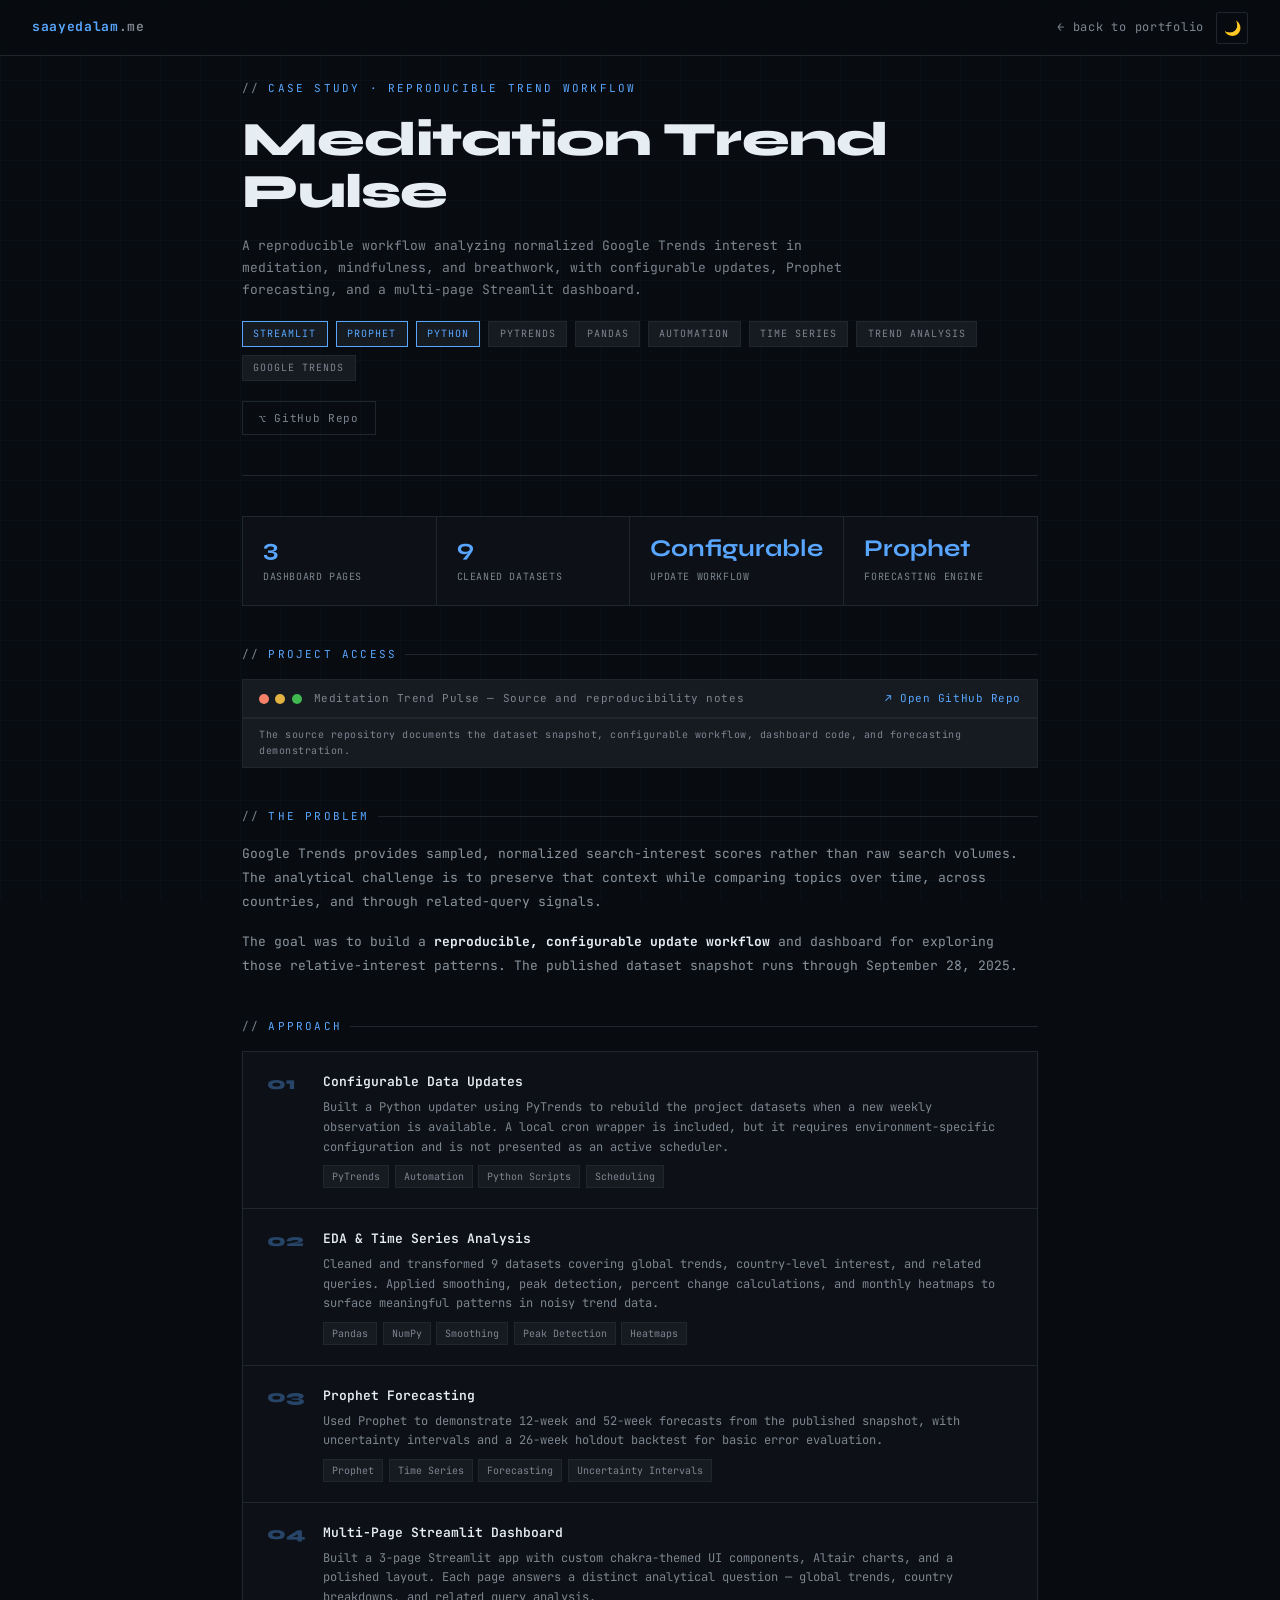
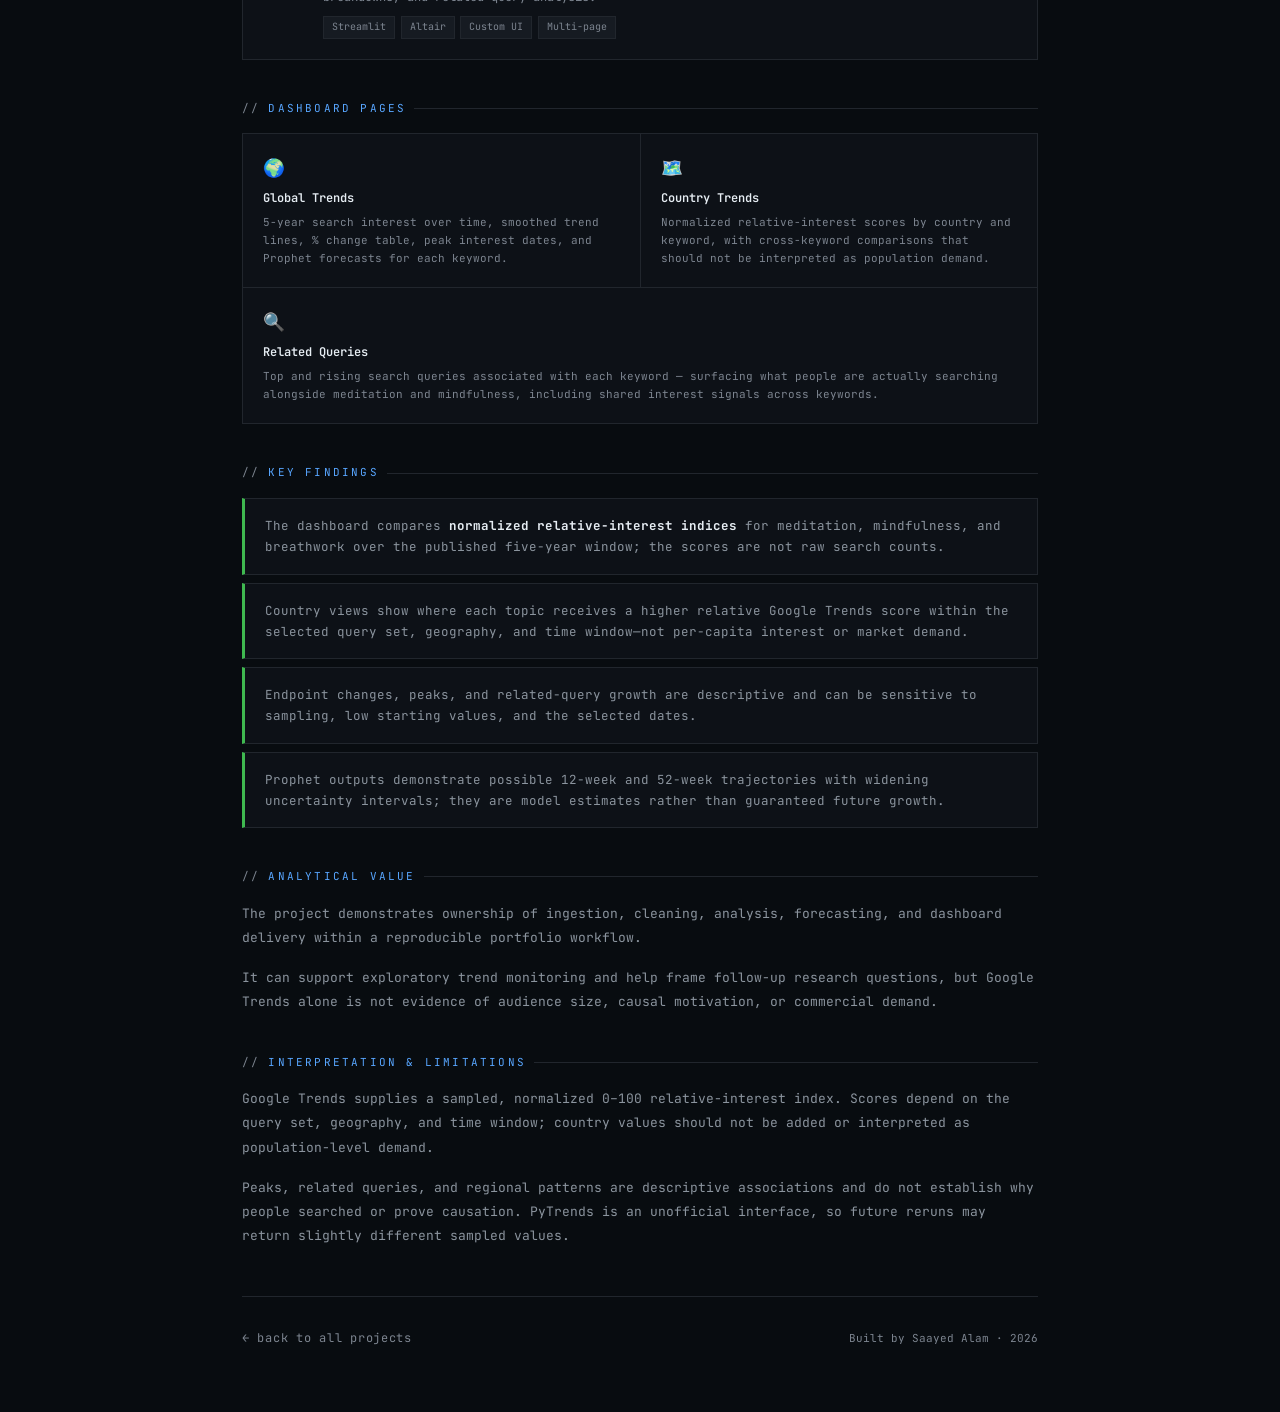
<file: meditation-trends.html>
<!DOCTYPE html>
<html lang="en">
<head>
<meta charset="UTF-8"/>
<link rel="icon" type="image/png" href="[data-uri]"/>
<link rel="canonical" href="https://saayedalam.me/meditation-trends"/>
<link rel="icon" type="image/png" href="[data-uri]"/>
<meta name="viewport" content="width=device-width, initial-scale=1.0"/>
<title>Meditation Trend Pulse — Saayed Alam</title>
<meta name="description" content="Case study: A reproducible workflow analyzing normalized Google Trends interest in meditation-related topics, with Prophet forecasting and a Streamlit dashboard."/>
<!-- Google tag (gtag.js) -->
<script async src="https://www.googletagmanager.com/gtag/js?id=G-2QNCLVX354"></script>
<script>
  window.dataLayer = window.dataLayer || [];
  function gtag(){dataLayer.push(arguments);}
  gtag('js', new Date());
  gtag('config', 'G-2QNCLVX354');
</script>
<link href="https://fonts.googleapis.com/css2?family=JetBrains+Mono:wght@300;400;600;700&family=Syne:wght@400;600;700;800&display=swap" rel="stylesheet"/>
<style>
:root {
  --bg:#080c10;--surface:#0d1117;--surface2:#161b22;
  --border:#21262d;--accent:#58a6ff;--accent2:#3fb950;
  --text:#e6edf3;--muted:#7d8590;
  --mono:'JetBrains Mono',monospace;--sans:'Syne',sans-serif;
}
*,*::before,*::after{box-sizing:border-box;margin:0;padding:0;}
html{scroll-behavior:smooth;}
body{background:var(--bg);color:var(--text);font-family:var(--mono);font-size:14px;line-height:1.6;overflow-x:hidden;}
body::before{content:'';position:fixed;inset:0;background-image:linear-gradient(rgba(88,166,255,0.03) 1px,transparent 1px),linear-gradient(90deg,rgba(88,166,255,0.03) 1px,transparent 1px);background-size:40px 40px;pointer-events:none;z-index:0;}

/* LIGHT THEME */
html.light{--bg:#ffffff;--surface:#f6f8fa;--surface2:#eaeef2;--border:#d0d7de;--accent:#0969da;--accent2:#1a7f37;--text:#1f2328;--muted:#656d76;}
html.light body::before{background-image:linear-gradient(rgba(9,105,218,0.05) 1px,transparent 1px),linear-gradient(90deg,rgba(9,105,218,0.05) 1px,transparent 1px);}

/* NAV */
nav{position:fixed;top:0;left:0;right:0;z-index:100;display:flex;align-items:center;justify-content:space-between;padding:0 2rem;height:56px;background:rgba(8,12,16,0.92);backdrop-filter:blur(12px);border-bottom:1px solid var(--border);}
html.light nav{background:rgba(255,255,255,0.92);}
.nav-logo{font-weight:700;font-size:13px;color:var(--accent);letter-spacing:0.05em;text-decoration:none;}
.nav-logo span{color:var(--muted);}
.nav-right{display:flex;align-items:center;gap:0.75rem;}
.nav-back{font-size:12px;color:var(--muted);text-decoration:none;letter-spacing:0.06em;transition:color 0.2s;}
.nav-back:hover{color:var(--accent);}
.theme-toggle{display:flex;align-items:center;justify-content:center;width:32px;height:32px;background:transparent;border:1px solid var(--border);border-radius:2px;cursor:pointer;font-size:14px;transition:all 0.2s;}
.theme-toggle:hover{border-color:var(--accent);}

main{position:relative;z-index:1;max-width:860px;margin:0 auto;padding:5rem 2rem 4rem;}

/* HEADER */
.case-label{font-size:11px;letter-spacing:0.2em;color:var(--accent);text-transform:uppercase;display:flex;align-items:center;gap:0.5rem;margin-bottom:1rem;}
.case-label::before{content:'//';color:var(--muted);}
.case-title{font-family:var(--sans);font-size:clamp(1.8rem,5vw,3rem);font-weight:800;letter-spacing:-0.02em;line-height:1.1;margin-bottom:1rem;}
.case-subtitle{font-size:13px;color:var(--muted);line-height:1.7;max-width:620px;margin-bottom:1.25rem;}
.case-meta{display:flex;flex-wrap:wrap;gap:0.5rem;margin-bottom:1.25rem;}
.meta-tag{font-size:10px;letter-spacing:0.1em;text-transform:uppercase;padding:0.25rem 0.65rem;border:1px solid var(--border);color:var(--muted);background:var(--surface2);}
.meta-tag.hi{border-color:var(--accent);color:var(--accent);}
.case-links{display:flex;gap:0.75rem;flex-wrap:wrap;padding-bottom:2.5rem;border-bottom:1px solid var(--border);margin-bottom:2.5rem;}
.case-link{font-size:11px;text-decoration:none;letter-spacing:0.06em;display:inline-flex;align-items:center;gap:0.4rem;padding:0.45rem 1rem;border:1px solid;transition:all 0.2s;}
.lp{border-color:var(--accent);color:var(--accent);}
.lp:hover{background:var(--accent);color:var(--bg);}
.ls{border-color:var(--border);color:var(--muted);}
.ls:hover{border-color:var(--muted);color:var(--text);}

/* STATS */
.stats-row{display:grid;grid-template-columns:repeat(4,1fr);gap:1px;background:var(--border);border:1px solid var(--border);margin-bottom:2.5rem;}
.stat-box{background:var(--surface);padding:1.25rem;display:flex;flex-direction:column;gap:0.25rem;}
.stat-val{font-family:var(--sans);font-size:1.5rem;font-weight:700;color:var(--accent);line-height:1;}
.stat-label{font-size:10px;color:var(--muted);letter-spacing:0.06em;text-transform:uppercase;margin-top:0.2rem;}

/* SECTION TITLE */
.st{font-size:11px;letter-spacing:0.2em;color:var(--accent);text-transform:uppercase;margin-bottom:1rem;display:flex;align-items:center;gap:0.5rem;}
.st::before{content:'//';color:var(--muted);}
.st::after{content:'';flex:1;height:1px;background:var(--border);}
.cs{margin-bottom:2.5rem;}

/* PROJECT ACCESS */
.embed-wrap{border:1px solid var(--border);margin-bottom:1rem;background:var(--surface);}
.embed-bar{background:var(--surface2);border-bottom:1px solid var(--border);padding:0.6rem 1rem;display:flex;align-items:center;justify-content:space-between;}
.embed-bar-left{display:flex;align-items:center;gap:0.75rem;}
.embed-label{font-size:11px;color:var(--muted);letter-spacing:0.05em;}
.embed-link{font-size:11px;color:var(--accent);text-decoration:none;letter-spacing:0.05em;}
.embed-link:hover{text-decoration:underline;}
.embed-note{background:var(--surface2);border-top:1px solid var(--border);padding:0.5rem 1rem;font-size:10px;color:var(--muted);letter-spacing:0.05em;}

/* COLLAPSIBLE */
.collapsible-toggle{width:100%;background:none;border:1px solid var(--border);color:var(--muted);font-family:var(--mono);font-size:11px;letter-spacing:0.15em;text-transform:uppercase;padding:0.75rem 1rem;cursor:pointer;display:flex;align-items:center;justify-content:space-between;transition:all 0.2s;margin-top:0.75rem;}
.collapsible-toggle:hover{border-color:var(--accent);color:var(--accent);}
.collapsible-icon{font-size:11px;letter-spacing:0.1em;color:var(--accent);}
.collapsible-body{overflow:hidden;max-height:0;transition:max-height 0.4s ease;}
.collapsible-body.open{max-height:3000px;}

/* PIPELINE STEPS */
.process-list{display:flex;flex-direction:column;gap:1px;background:var(--border);border:1px solid var(--border);}
.process-step{background:var(--surface);padding:1.25rem 1.5rem;display:grid;grid-template-columns:40px 1fr;gap:1rem;align-items:start;transition:background 0.2s;}
.process-step:hover{background:var(--surface2);}
.step-num{font-family:var(--sans);font-size:1.1rem;font-weight:800;color:var(--accent);opacity:0.35;line-height:1;padding-top:0.15rem;}
.step-title{font-size:13px;color:var(--text);font-weight:600;margin-bottom:0.3rem;}
.step-desc{font-size:12px;color:var(--muted);line-height:1.65;}
.step-tags{display:flex;flex-wrap:wrap;gap:0.35rem;margin-top:0.5rem;}
.step-tag{font-size:10px;padding:0.15rem 0.5rem;background:var(--surface2);border:1px solid var(--border);color:var(--muted);}

/* DASHBOARD PAGES GRID */
.pages-grid{display:grid;grid-template-columns:1fr 1fr;gap:1px;background:var(--border);border:1px solid var(--border);}
.page-card{background:var(--surface);padding:1.25rem;display:flex;flex-direction:column;gap:0.4rem;transition:background 0.2s;}
.page-card:hover{background:var(--surface2);}
.page-icon{font-size:1.1rem;}
.page-name{font-size:12px;color:var(--text);font-weight:600;}
.page-desc{font-size:11px;color:var(--muted);line-height:1.6;}

/* FINDINGS */
.findings-list{display:flex;flex-direction:column;gap:0.5rem;}
.finding{background:var(--surface);border:1px solid var(--border);border-left:3px solid var(--accent2);padding:1rem 1.25rem;font-size:12.5px;color:#8b949e;line-height:1.7;}
.finding strong{color:var(--text);}

/* PROSE */
.prose{font-size:13px;color:#8b949e;line-height:1.85;}
.prose p+p{margin-top:1rem;}
.prose strong{color:var(--text);}

/* FOOTER */
.case-footer{border-top:1px solid var(--border);padding-top:2rem;margin-top:3rem;display:flex;justify-content:space-between;align-items:center;flex-wrap:wrap;gap:1rem;}
.footer-back{font-size:12px;color:var(--muted);text-decoration:none;letter-spacing:0.06em;transition:color 0.2s;}
.footer-back:hover{color:var(--accent);}
.footer-note{font-size:11px;color:var(--muted);}

/* FADE */
.fade-in{opacity:0;transform:translateY(16px);transition:opacity 0.5s ease,transform 0.5s ease;}
.fade-in.visible{opacity:1;transform:translateY(0);}

@media(max-width:768px){
  main{padding:4rem 1rem 3rem;}
  nav{padding:0 1rem;}
  .stats-row{grid-template-columns:1fr 1fr;}
  .process-step{grid-template-columns:30px 1fr;}
  .pages-grid{grid-template-columns:1fr;}
}
</style>
<meta property="og:image" content="https://saayedalam.me/assets/og-image.png"/>
<meta property="og:type" content="website"/>
<meta property="og:title" content="Meditation Trend Pulse — Saayed Alam"/>
<meta property="og:description" content="Reproducible Google Trends workflow with normalized relative-interest analysis, Prophet forecasting, and a Streamlit dashboard."/>
<meta property="og:url" content="https://saayedalam.me/meditation-trends"/>
<meta property="og:site_name" content="Saayed Alam"/>
<meta name="twitter:card" content="summary"/>
<meta name="twitter:title" content="Meditation Trend Pulse — Saayed Alam"/>
<meta name="twitter:description" content="Reproducible Google Trends workflow with normalized relative-interest analysis, Prophet forecasting, and a Streamlit dashboard."/>
</head>
<body>

<nav>
  <a href="index.html" class="nav-logo">saayedalam<span>.me</span></a>
  <div class="nav-right">
    <a href="index.html#projects" class="nav-back">← back to portfolio</a>
    <button type="button" class="theme-toggle" id="theme-toggle" onclick="toggleTheme()" title="Toggle light/dark">🌙</button>
  </div>
</nav>

<main>

  <!-- HEADER -->
  <div class="fade-in">
    <div class="case-label">Case Study · Reproducible Trend Workflow</div>
    <h1 class="case-title">Meditation Trend Pulse</h1>
    <p class="case-subtitle">A reproducible workflow analyzing normalized Google Trends interest in meditation, mindfulness, and breathwork, with configurable updates, Prophet forecasting, and a multi-page Streamlit dashboard.</p>
    <div class="case-meta">
      <span class="meta-tag hi">Streamlit</span>
      <span class="meta-tag hi">Prophet</span>
      <span class="meta-tag hi">Python</span>
      <span class="meta-tag">PyTrends</span>
      <span class="meta-tag">Pandas</span>
      <span class="meta-tag">Automation</span>
      <span class="meta-tag">Time Series</span>
      <span class="meta-tag">Trend Analysis</span>
      <span class="meta-tag">Google Trends</span>
    </div>
    <div class="case-links">
      <a href="https://github.com/saayedalam/Meditation-Trend-Pulse" target="_blank" rel="noopener noreferrer" class="case-link ls">⌥ GitHub Repo</a>
    </div>
  </div>

  <!-- STATS -->
  <div class="stats-row fade-in">
    <div class="stat-box"><span class="stat-val">3</span><span class="stat-label">Dashboard Pages</span></div>
    <div class="stat-box"><span class="stat-val">9</span><span class="stat-label">Cleaned Datasets</span></div>
    <div class="stat-box"><span class="stat-val">Configurable</span><span class="stat-label">Update Workflow</span></div>
    <div class="stat-box"><span class="stat-val">Prophet</span><span class="stat-label">Forecasting Engine</span></div>
  </div>

  <!-- PROJECT ACCESS -->
  <div class="cs fade-in">
    <div class="st">Project Access</div>
    <div class="embed-wrap">
      <div class="embed-bar">
        <div class="embed-bar-left">
          <div style="display:flex;gap:0.4rem;">
            <span style="width:10px;height:10px;border-radius:50%;background:#f78166;display:block;"></span>
            <span style="width:10px;height:10px;border-radius:50%;background:#e3b341;display:block;"></span>
            <span style="width:10px;height:10px;border-radius:50%;background:#3fb950;display:block;"></span>
          </div>
          <span class="embed-label">Meditation Trend Pulse — Source and reproducibility notes</span>
        </div>
        <a href="https://github.com/saayedalam/Meditation-Trend-Pulse" target="_blank" rel="noopener noreferrer" class="embed-link">↗ Open GitHub Repo</a>
      </div>
      <div class="embed-note">The source repository documents the dataset snapshot, configurable workflow, dashboard code, and forecasting demonstration.</div>
    </div>
  </div>

  <!-- THE PROBLEM -->
  <div class="cs fade-in">
    <div class="st">The Problem</div>
    <div class="prose">
      <p>Google Trends provides sampled, normalized search-interest scores rather than raw search volumes. The analytical challenge is to preserve that context while comparing topics over time, across countries, and through related-query signals.</p>
      <p>The goal was to build a <strong>reproducible, configurable update workflow</strong> and dashboard for exploring those relative-interest patterns. The published dataset snapshot runs through September 28, 2025.</p>
    </div>
  </div>

  <!-- APPROACH -->
  <div class="cs fade-in">
    <div class="st">Approach</div>
    <div class="process-list">
      <div class="process-step">
        <div class="step-num">01</div>
        <div>
          <div class="step-title">Configurable Data Updates</div>
          <div class="step-desc">Built a Python updater using PyTrends to rebuild the project datasets when a new weekly observation is available. A local cron wrapper is included, but it requires environment-specific configuration and is not presented as an active scheduler.</div>
          <div class="step-tags"><span class="step-tag">PyTrends</span><span class="step-tag">Automation</span><span class="step-tag">Python Scripts</span><span class="step-tag">Scheduling</span></div>
        </div>
      </div>
      <div class="process-step">
        <div class="step-num">02</div>
        <div>
          <div class="step-title">EDA & Time Series Analysis</div>
          <div class="step-desc">Cleaned and transformed 9 datasets covering global trends, country-level interest, and related queries. Applied smoothing, peak detection, percent change calculations, and monthly heatmaps to surface meaningful patterns in noisy trend data.</div>
          <div class="step-tags"><span class="step-tag">Pandas</span><span class="step-tag">NumPy</span><span class="step-tag">Smoothing</span><span class="step-tag">Peak Detection</span><span class="step-tag">Heatmaps</span></div>
        </div>
      </div>
      <div class="process-step">
        <div class="step-num">03</div>
        <div>
          <div class="step-title">Prophet Forecasting</div>
          <div class="step-desc">Used Prophet to demonstrate 12-week and 52-week forecasts from the published snapshot, with uncertainty intervals and a 26-week holdout backtest for basic error evaluation.</div>
          <div class="step-tags"><span class="step-tag">Prophet</span><span class="step-tag">Time Series</span><span class="step-tag">Forecasting</span><span class="step-tag">Uncertainty Intervals</span></div>
        </div>
      </div>
      <div class="process-step">
        <div class="step-num">04</div>
        <div>
          <div class="step-title">Multi-Page Streamlit Dashboard</div>
          <div class="step-desc">Built a 3-page Streamlit app with custom chakra-themed UI components, Altair charts, and a polished layout. Each page answers a distinct analytical question — global trends, country breakdowns, and related query analysis.</div>
          <div class="step-tags"><span class="step-tag">Streamlit</span><span class="step-tag">Altair</span><span class="step-tag">Custom UI</span><span class="step-tag">Multi-page</span></div>
        </div>
      </div>
    </div>
  </div>

  <!-- DASHBOARD PAGES -->
  <div class="cs fade-in">
    <div class="st">Dashboard Pages</div>
    <div class="pages-grid">
      <div class="page-card">
        <span class="page-icon">🌍</span>
        <div class="page-name">Global Trends</div>
        <div class="page-desc">5-year search interest over time, smoothed trend lines, % change table, peak interest dates, and Prophet forecasts for each keyword.</div>
      </div>
      <div class="page-card">
        <span class="page-icon">🗺️</span>
        <div class="page-name">Country Trends</div>
        <div class="page-desc">Normalized relative-interest scores by country and keyword, with cross-keyword comparisons that should not be interpreted as population demand.</div>
      </div>
      <div class="page-card" style="grid-column:1/-1;">
        <span class="page-icon">🔍</span>
        <div class="page-name">Related Queries</div>
        <div class="page-desc">Top and rising search queries associated with each keyword — surfacing what people are actually searching alongside meditation and mindfulness, including shared interest signals across keywords.</div>
      </div>
    </div>
  </div>

  <!-- FINDINGS -->
  <div class="cs fade-in">
    <div class="st">Key Findings</div>
    <div class="findings-list">
      <div class="finding">The dashboard compares <strong>normalized relative-interest indices</strong> for meditation, mindfulness, and breathwork over the published five-year window; the scores are not raw search counts.</div>
      <div class="finding">Country views show where each topic receives a higher relative Google Trends score within the selected query set, geography, and time window—not per-capita interest or market demand.</div>
      <div class="finding">Endpoint changes, peaks, and related-query growth are descriptive and can be sensitive to sampling, low starting values, and the selected dates.</div>
      <div class="finding">Prophet outputs demonstrate possible 12-week and 52-week trajectories with widening uncertainty intervals; they are model estimates rather than guaranteed future growth.</div>
    </div>
  </div>

  <!-- BUSINESS IMPLICATION -->
  <div class="cs fade-in">
    <div class="st">Analytical Value</div>
    <div class="prose">
      <p>The project demonstrates ownership of ingestion, cleaning, analysis, forecasting, and dashboard delivery within a reproducible portfolio workflow.</p>
      <p>It can support exploratory trend monitoring and help frame follow-up research questions, but Google Trends alone is not evidence of audience size, causal motivation, or commercial demand.</p>
    </div>
  </div>

  <div class="cs fade-in">
    <div class="st">Interpretation &amp; Limitations</div>
    <div class="prose">
      <p>Google Trends supplies a sampled, normalized 0–100 relative-interest index. Scores depend on the query set, geography, and time window; country values should not be added or interpreted as population-level demand.</p>
      <p>Peaks, related queries, and regional patterns are descriptive associations and do not establish why people searched or prove causation. PyTrends is an unofficial interface, so future reruns may return slightly different sampled values.</p>
    </div>
  </div>

  <div class="case-footer fade-in">
    <a href="index.html#projects" class="footer-back">← back to all projects</a>
    <span class="footer-note">Built by Saayed Alam · 2026</span>
  </div>

</main>

<script>
function toggleTheme() {
  const html = document.documentElement;
  const btn = document.getElementById('theme-toggle');
  if (html.classList.contains('light')) {
    html.classList.remove('light');
    btn.textContent = '🌙';
    localStorage.setItem('theme','dark');
  } else {
    html.classList.add('light');
    btn.textContent = '☀️';
    localStorage.setItem('theme','light');
  }
}

(function(){
  const saved = localStorage.getItem('theme');
  if (saved === 'light') {
    document.documentElement.classList.add('light');
    document.getElementById('theme-toggle').textContent = '☀️';
  }
})();

const obs = new IntersectionObserver(entries => {
  entries.forEach(e => { if (e.isIntersecting) e.target.classList.add('visible'); });
}, {threshold:0.1});
document.querySelectorAll('.fade-in').forEach(el => obs.observe(el));
</script>
</body>
</html>
</file>
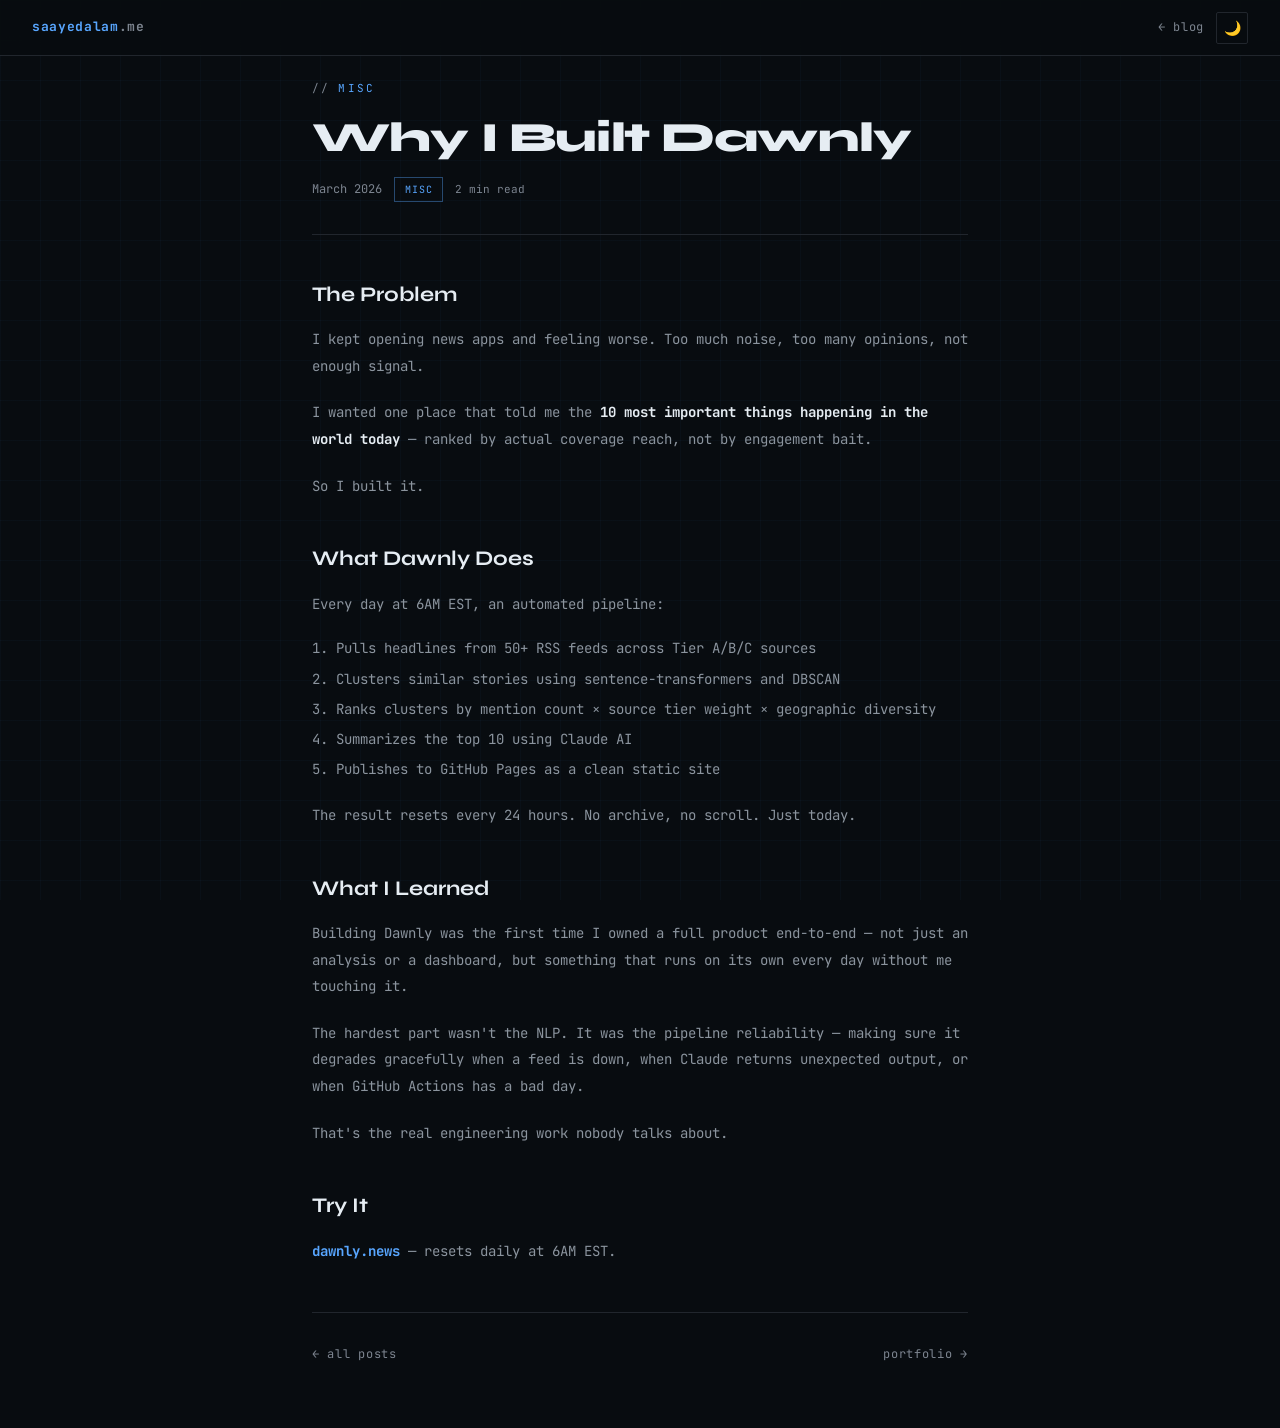
<file: blog/why-i-built-dawnly.html>
<!DOCTYPE html>
<html lang="en">
<head>
<meta charset="UTF-8"/>
<meta name="viewport" content="width=device-width, initial-scale=1.0"/>
<title>Why I Built Dawnly — Saayed Alam</title>
<meta name="description" content="A daily news digest built with Python, Claude AI, and GitHub Actions — and why I built it."/>
<link rel="canonical" href="https://saayedalam.me/blog/why-i-built-dawnly"/>
<meta property="og:title" content="Why I Built Dawnly — Saayed Alam"/>
<meta property="og:description" content="A daily news digest built with Python, Claude AI, and GitHub Actions — and why I built it."/>
<meta property="og:url" content="https://saayedalam.me/blog/why-i-built-dawnly"/>
<meta property="og:type" content="article"/>
<!-- Google tag (gtag.js) -->
<script async src="https://www.googletagmanager.com/gtag/js?id=G-2QNCLVX354"></script>
<script>window.dataLayer=window.dataLayer||[];function gtag(){dataLayer.push(arguments);}gtag('js',new Date());gtag('config','G-2QNCLVX354');</script>
<link href="https://fonts.googleapis.com/css2?family=JetBrains+Mono:wght@300;400;600;700&family=Syne:wght@400;600;700;800&display=swap" rel="stylesheet"/>
<style>
:root{--bg:#080c10;--surface:#0d1117;--surface2:#161b22;--border:#21262d;--accent:#58a6ff;--accent2:#3fb950;--text:#e6edf3;--muted:#7d8590;--mono:'JetBrains Mono',monospace;--sans:'Syne',sans-serif;}
*,*::before,*::after{box-sizing:border-box;margin:0;padding:0;}
html{scroll-behavior:smooth;}
body{background:var(--bg);color:var(--text);font-family:var(--mono);font-size:14px;line-height:1.6;overflow-x:hidden;}
body::before{content:'';position:fixed;inset:0;background-image:linear-gradient(rgba(88,166,255,0.03) 1px,transparent 1px),linear-gradient(90deg,rgba(88,166,255,0.03) 1px,transparent 1px);background-size:40px 40px;pointer-events:none;z-index:0;}
html.light{--bg:#ffffff;--surface:#f6f8fa;--surface2:#eaeef2;--border:#d0d7de;--accent:#0969da;--accent2:#1a7f37;--text:#1f2328;--muted:#656d76;}
html.light body::before{background-image:linear-gradient(rgba(9,105,218,0.05) 1px,transparent 1px),linear-gradient(90deg,rgba(9,105,218,0.05) 1px,transparent 1px);}
nav{position:fixed;top:0;left:0;right:0;z-index:100;display:flex;align-items:center;justify-content:space-between;padding:0 2rem;height:56px;background:rgba(8,12,16,0.92);backdrop-filter:blur(12px);border-bottom:1px solid var(--border);}
html.light nav{background:rgba(255,255,255,0.92);}
.nav-logo{font-weight:700;font-size:13px;color:var(--accent);letter-spacing:0.05em;text-decoration:none;}
.nav-logo span{color:var(--muted);}
.nav-right{display:flex;align-items:center;gap:0.75rem;}
.nav-back{font-size:12px;color:var(--muted);text-decoration:none;letter-spacing:0.06em;transition:color 0.2s;}
.nav-back:hover{color:var(--accent);}
.theme-toggle{display:flex;align-items:center;justify-content:center;width:32px;height:32px;background:transparent;border:1px solid var(--border);border-radius:2px;cursor:pointer;font-size:14px;transition:all 0.2s;}
.theme-toggle:hover{border-color:var(--accent);}

main{position:relative;z-index:1;max-width:720px;margin:0 auto;padding:5rem 2rem 4rem;}

/* POST HEADER */
.post-label{font-size:11px;letter-spacing:0.2em;color:var(--accent);text-transform:uppercase;display:flex;align-items:center;gap:0.5rem;margin-bottom:1rem;}
.post-label::before{content:'//';color:var(--muted);}
h1.post-title{font-family:var(--sans);font-size:clamp(1.8rem,4vw,2.6rem);font-weight:800;letter-spacing:-0.02em;line-height:1.15;margin-bottom:1rem;}
.post-meta{display:flex;align-items:center;gap:0.75rem;flex-wrap:wrap;padding-bottom:2rem;border-bottom:1px solid var(--border);margin-bottom:2.5rem;}
.post-date{font-size:12px;color:var(--muted);}
.post-tag{font-size:10px;letter-spacing:0.1em;text-transform:uppercase;padding:0.2rem 0.6rem;border:1px solid rgba(88,166,255,0.4);color:var(--accent);}
.post-read-time{font-size:11px;color:var(--muted);}

/* POST BODY */
.post-body{font-size:14px;color:#8b949e;line-height:1.9;}
html.light .post-body{color:#444d56;}
.post-body h2{font-family:var(--sans);font-size:1.3rem;font-weight:700;color:var(--text);margin:2.5rem 0 0.75rem;}
.post-body h3{font-family:var(--sans);font-size:1.1rem;font-weight:700;color:var(--text);margin:2rem 0 0.5rem;}
.post-body p{margin-bottom:1.25rem;}
.post-body p:last-child{margin-bottom:0;}
.post-body strong{color:var(--text);}
.post-body a{color:var(--accent);text-decoration:none;}
.post-body a:hover{text-decoration:underline;}
.post-body ul,.post-body ol{margin:0 0 1.25rem 1.5rem;display:flex;flex-direction:column;gap:0.4rem;}
.post-body li{line-height:1.7;}
.post-body code{font-family:var(--mono);font-size:12px;background:var(--surface2);border:1px solid var(--border);padding:0.1rem 0.4rem;color:var(--accent);}
.post-body pre{background:var(--surface);border:1px solid var(--border);padding:1.25rem;overflow-x:auto;margin-bottom:1.25rem;}
.post-body pre code{background:none;border:none;padding:0;font-size:12px;color:#8b949e;}
html.light .post-body pre{background:#f6f8fa;}
.post-body blockquote{border-left:3px solid var(--accent);padding:0.75rem 1.25rem;margin:0 0 1.25rem;background:var(--surface);}
.post-body blockquote p{margin:0;color:var(--muted);}
.post-body img{max-width:100%;border:1px solid var(--border);margin:1.25rem 0;}
.post-body hr{border:none;border-top:1px solid var(--border);margin:2rem 0;}

/* FOOTER NAV */
.post-footer{border-top:1px solid var(--border);padding-top:2rem;margin-top:3rem;display:flex;justify-content:space-between;align-items:center;flex-wrap:wrap;gap:1rem;}
.post-footer-link{font-size:12px;color:var(--muted);text-decoration:none;letter-spacing:0.06em;transition:color 0.2s;}
.post-footer-link:hover{color:var(--accent);}

@media(max-width:768px){main{padding:4rem 1rem 3rem;}nav{padding:0 1rem;}}
</style>
</head>
<body>
<nav>
  <a href="../index.html" class="nav-logo">saayedalam<span>.me</span></a>
  <div class="nav-right">
    <a href="../blog.html" class="nav-back">← blog</a>
    <button type="button" class="theme-toggle" id="theme-toggle" onclick="toggleTheme()" title="Toggle light/dark">🌙</button>
  </div>
</nav>

<main>
  <div class="post-label">Misc</div>
  <h1 class="post-title">Why I Built Dawnly</h1>
  <div class="post-meta">
    <span class="post-date">March 2026</span>
    <span class="post-tag">Misc</span>
    <span class="post-read-time">2 min read</span>
  </div>

  <div class="post-body">
<h2>The Problem</h2>

<p>I kept opening news apps and feeling worse. Too much noise, too many opinions, not enough signal.</p>

<p>I wanted one place that told me the <strong>10 most important things happening in the world today</strong> — ranked by actual coverage reach, not by engagement bait.</p>

<p>So I built it.</p>

<h2>What Dawnly Does</h2>

<p>Every day at 6AM EST, an automated pipeline:</p>

<ol>
<li>Pulls headlines from 50+ RSS feeds across Tier A/B/C sources</li>
<li>Clusters similar stories using sentence-transformers and DBSCAN</li>
<li>Ranks clusters by mention count × source tier weight × geographic diversity</li>
<li>Summarizes the top 10 using Claude AI</li>
<li>Publishes to GitHub Pages as a clean static site</li>
</ol>

<p>The result resets every 24 hours. No archive, no scroll. Just today.</p>

<h2>What I Learned</h2>

<p>Building Dawnly was the first time I owned a full product end-to-end — not just an analysis or a dashboard, but something that runs on its own every day without me touching it.</p>

<p>The hardest part wasn't the NLP. It was the pipeline reliability — making sure it degrades gracefully when a feed is down, when Claude returns unexpected output, or when GitHub Actions has a bad day.</p>

<p>That's the real engineering work nobody talks about.</p>

<h2>Try It</h2>

<p><strong><a href="https://saayed.me/dawnly" target="_blank" rel="noopener noreferrer">dawnly.news</a></strong> — resets daily at 6AM EST.</p>
  </div>

  <div class="post-footer">
    <a href="../blog.html" class="post-footer-link">← all posts</a>
    <a href="../index.html" class="post-footer-link">portfolio →</a>
  </div>
</main>

<script>
function toggleTheme(){const html=document.documentElement;const btn=document.getElementById('theme-toggle');if(html.classList.contains('light')){html.classList.remove('light');btn.textContent='🌙';localStorage.setItem('theme','dark');}else{html.classList.add('light');btn.textContent='☀️';localStorage.setItem('theme','light');}}
(function(){const saved=localStorage.getItem('theme');if(saved==='light'){document.documentElement.classList.add('light');document.getElementById('theme-toggle').textContent='☀️';}})();
</script>
</body>
</html>
</file>
<file: case-study.css>
:root {
  --bg:#080c10;--surface:#0d1117;--surface2:#161b22;--border:#21262d;
  --accent:#58a6ff;--accent2:#3fb950;--accent4:#d2a8ff;
  --text:#e6edf3;--muted:#7d8590;
  --mono:'JetBrains Mono',monospace;--sans:'Syne',sans-serif;
}
html.light{--bg:#fff;--surface:#f6f8fa;--surface2:#eaeef2;--border:#d0d7de;--accent:#0969da;--accent2:#1a7f37;--accent4:#8250df;--text:#1f2328;--muted:#656d76;}
*,*::before,*::after{box-sizing:border-box;margin:0;padding:0;}
html{scroll-behavior:smooth;}
body{background:var(--bg);color:var(--text);font-family:var(--mono);font-size:14px;line-height:1.6;overflow-x:hidden;}
body::before{content:'';position:fixed;inset:0;background-image:linear-gradient(rgba(88,166,255,.03) 1px,transparent 1px),linear-gradient(90deg,rgba(88,166,255,.03) 1px,transparent 1px);background-size:40px 40px;pointer-events:none;z-index:0;}
html.light body::before{background-image:linear-gradient(rgba(9,105,218,.05) 1px,transparent 1px),linear-gradient(90deg,rgba(9,105,218,.05) 1px,transparent 1px);}
nav{position:fixed;top:0;left:0;right:0;z-index:100;display:flex;align-items:center;justify-content:space-between;padding:0 2rem;height:56px;background:rgba(8,12,16,.92);backdrop-filter:blur(12px);border-bottom:1px solid var(--border);}
html.light nav{background:rgba(255,255,255,.92);}
.nav-logo{font-weight:700;font-size:13px;color:var(--accent);letter-spacing:.05em;text-decoration:none;}
.nav-logo span{color:var(--muted);}
.nav-right{display:flex;align-items:center;gap:.75rem;}
.nav-back{font-size:12px;color:var(--muted);text-decoration:none;letter-spacing:.06em;}
.nav-back:hover{color:var(--accent);}
.theme-toggle{display:flex;align-items:center;justify-content:center;width:32px;height:32px;background:transparent;border:1px solid var(--border);border-radius:2px;cursor:pointer;font-size:14px;}
.theme-toggle:hover{border-color:var(--accent);}
main{position:relative;z-index:1;max-width:920px;margin:0 auto;padding:5rem 2rem 4rem;}
.case-label{font-size:11px;letter-spacing:.2em;color:var(--accent);text-transform:uppercase;display:flex;align-items:center;gap:.5rem;margin-bottom:1rem;}
.case-label::before{content:'//';color:var(--muted);}
.case-title{font-family:var(--sans);font-size:clamp(2rem,5vw,3.4rem);font-weight:800;letter-spacing:-.02em;line-height:1.05;margin-bottom:1rem;}
.case-subtitle{font-size:13px;color:var(--muted);line-height:1.8;max-width:760px;margin-bottom:1.25rem;}
.case-meta{display:flex;flex-wrap:wrap;gap:.5rem;margin-bottom:1.25rem;}
.meta-tag{font-size:10px;letter-spacing:.1em;text-transform:uppercase;padding:.25rem .65rem;border:1px solid var(--border);color:var(--muted);background:var(--surface2);}
.meta-tag.hi{border-color:var(--accent);color:var(--accent);}
.case-links{display:flex;gap:.75rem;flex-wrap:wrap;padding-bottom:2.5rem;border-bottom:1px solid var(--border);margin-bottom:2.5rem;}
.case-link{font-size:11px;text-decoration:none;letter-spacing:.06em;display:inline-flex;align-items:center;gap:.4rem;padding:.45rem 1rem;border:1px solid;transition:all .2s;}
.case-link.primary{border-color:var(--accent);color:var(--accent);}
.case-link.primary:hover{background:var(--accent);color:var(--bg);}
.case-link.secondary{border-color:var(--border);color:var(--muted);}
.case-link.secondary:hover{border-color:var(--muted);color:var(--text);}
.stats-row{display:grid;grid-template-columns:repeat(4,1fr);gap:1px;background:var(--border);border:1px solid var(--border);margin-bottom:2.75rem;}
.stat-box{background:var(--surface);padding:1.25rem;display:flex;flex-direction:column;gap:.25rem;}
.stat-val{font-family:var(--sans);font-size:1.45rem;font-weight:700;color:var(--accent);line-height:1;}
.stat-label{font-size:10px;color:var(--muted);letter-spacing:.06em;text-transform:uppercase;margin-top:.2rem;}
.section{margin-bottom:2.75rem;}
.section-title{font-size:11px;letter-spacing:.2em;color:var(--accent);text-transform:uppercase;margin-bottom:1rem;display:flex;align-items:center;gap:.5rem;}
.section-title::before{content:'//';color:var(--muted);}
.section-title::after{content:'';flex:1;height:1px;background:var(--border);}
.prose{font-size:13px;color:#8b949e;line-height:1.85;}
html.light .prose{color:var(--muted);}
.prose p+p{margin-top:1rem;}
.prose strong{color:var(--text);}
.process-list{display:flex;flex-direction:column;gap:1px;background:var(--border);border:1px solid var(--border);}
.process-step{background:var(--surface);padding:1.25rem 1.5rem;display:grid;grid-template-columns:44px 1fr;gap:1rem;align-items:start;}
.process-step:hover{background:var(--surface2);}
.step-num{font-family:var(--sans);font-size:1.1rem;font-weight:800;color:var(--accent);opacity:.4;line-height:1;padding-top:.15rem;}
.step-title{font-size:13px;color:var(--text);font-weight:600;margin-bottom:.3rem;}
.step-desc{font-size:12px;color:var(--muted);line-height:1.7;}
.step-tags{display:flex;flex-wrap:wrap;gap:.35rem;margin-top:.55rem;}
.step-tag{font-size:10px;padding:.15rem .5rem;background:var(--surface2);border:1px solid var(--border);color:var(--muted);}
.evidence-grid{display:grid;grid-template-columns:1fr 1fr;gap:1px;background:var(--border);border:1px solid var(--border);}
.evidence-card{background:var(--surface);padding:1.25rem;}
.evidence-card:hover{background:var(--surface2);}
.evidence-kicker{font-size:10px;color:var(--accent);letter-spacing:.12em;text-transform:uppercase;margin-bottom:.45rem;}
.evidence-title{font-family:var(--sans);font-size:1rem;font-weight:700;margin-bottom:.45rem;}
.evidence-copy{font-size:11.5px;color:var(--muted);line-height:1.7;}
.findings-list{display:flex;flex-direction:column;gap:.5rem;}
.finding{background:var(--surface);border:1px solid var(--border);border-left:3px solid var(--accent2);padding:1rem 1.25rem;font-size:12.5px;color:#8b949e;line-height:1.75;}
html.light .finding{color:var(--muted);}
.finding strong{color:var(--text);}
.boundary{background:var(--surface2);border:1px solid var(--border);border-left:3px solid var(--accent4);padding:1.25rem 1.5rem;font-size:12.5px;color:var(--muted);line-height:1.8;}
.boundary strong{color:var(--text);}
.case-footer{border-top:1px solid var(--border);padding-top:2rem;margin-top:3rem;display:flex;justify-content:space-between;align-items:center;flex-wrap:wrap;gap:1rem;}
.footer-back{font-size:12px;color:var(--muted);text-decoration:none;letter-spacing:.06em;}
.footer-back:hover{color:var(--accent);}
.footer-note{font-size:11px;color:var(--muted);}
.fade-in{opacity:0;transform:translateY(16px);transition:opacity .5s ease,transform .5s ease;}
.fade-in.visible{opacity:1;transform:translateY(0);}
@media(max-width:768px){nav{padding:0 1rem;}main{padding:4rem 1rem 3rem;}.stats-row,.evidence-grid{grid-template-columns:1fr 1fr;}.process-step{grid-template-columns:32px 1fr;}}
@media(max-width:480px){.stats-row,.evidence-grid{grid-template-columns:1fr;}.nav-back{display:none;}}
</file>
